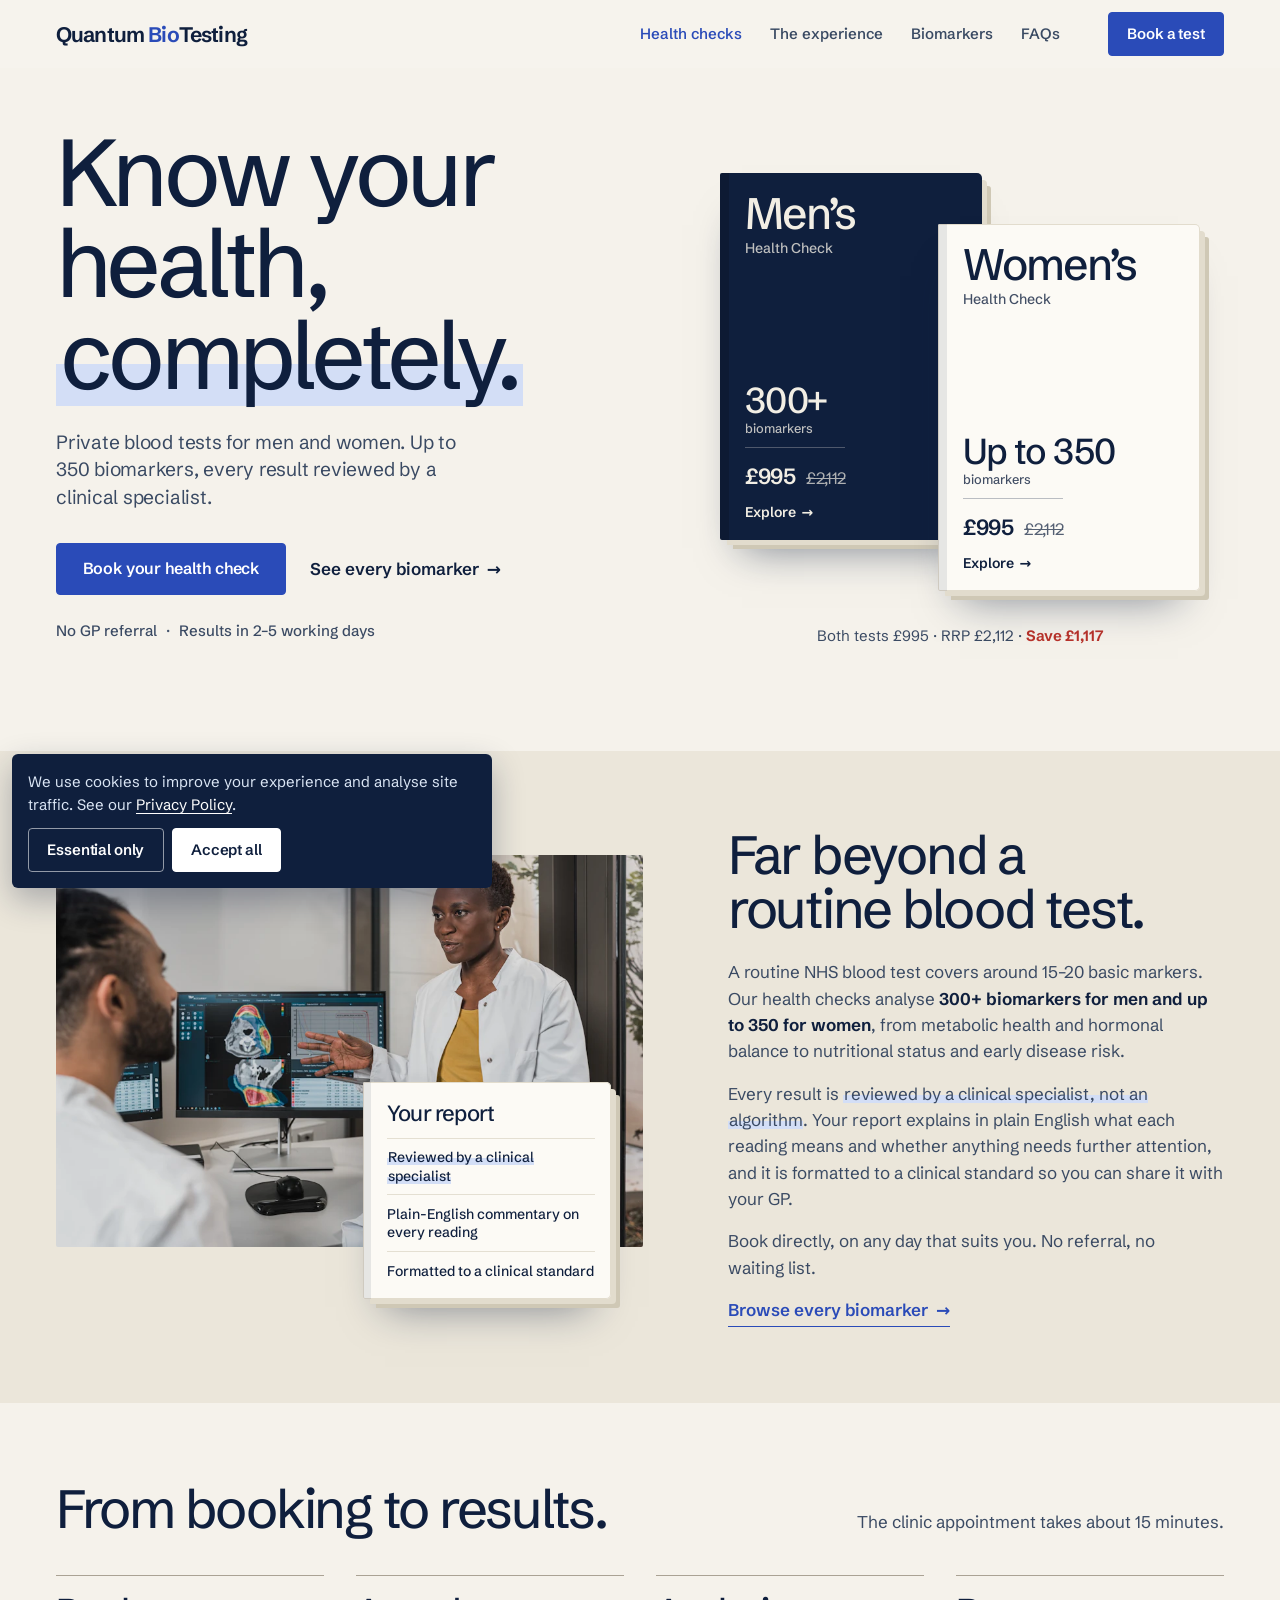
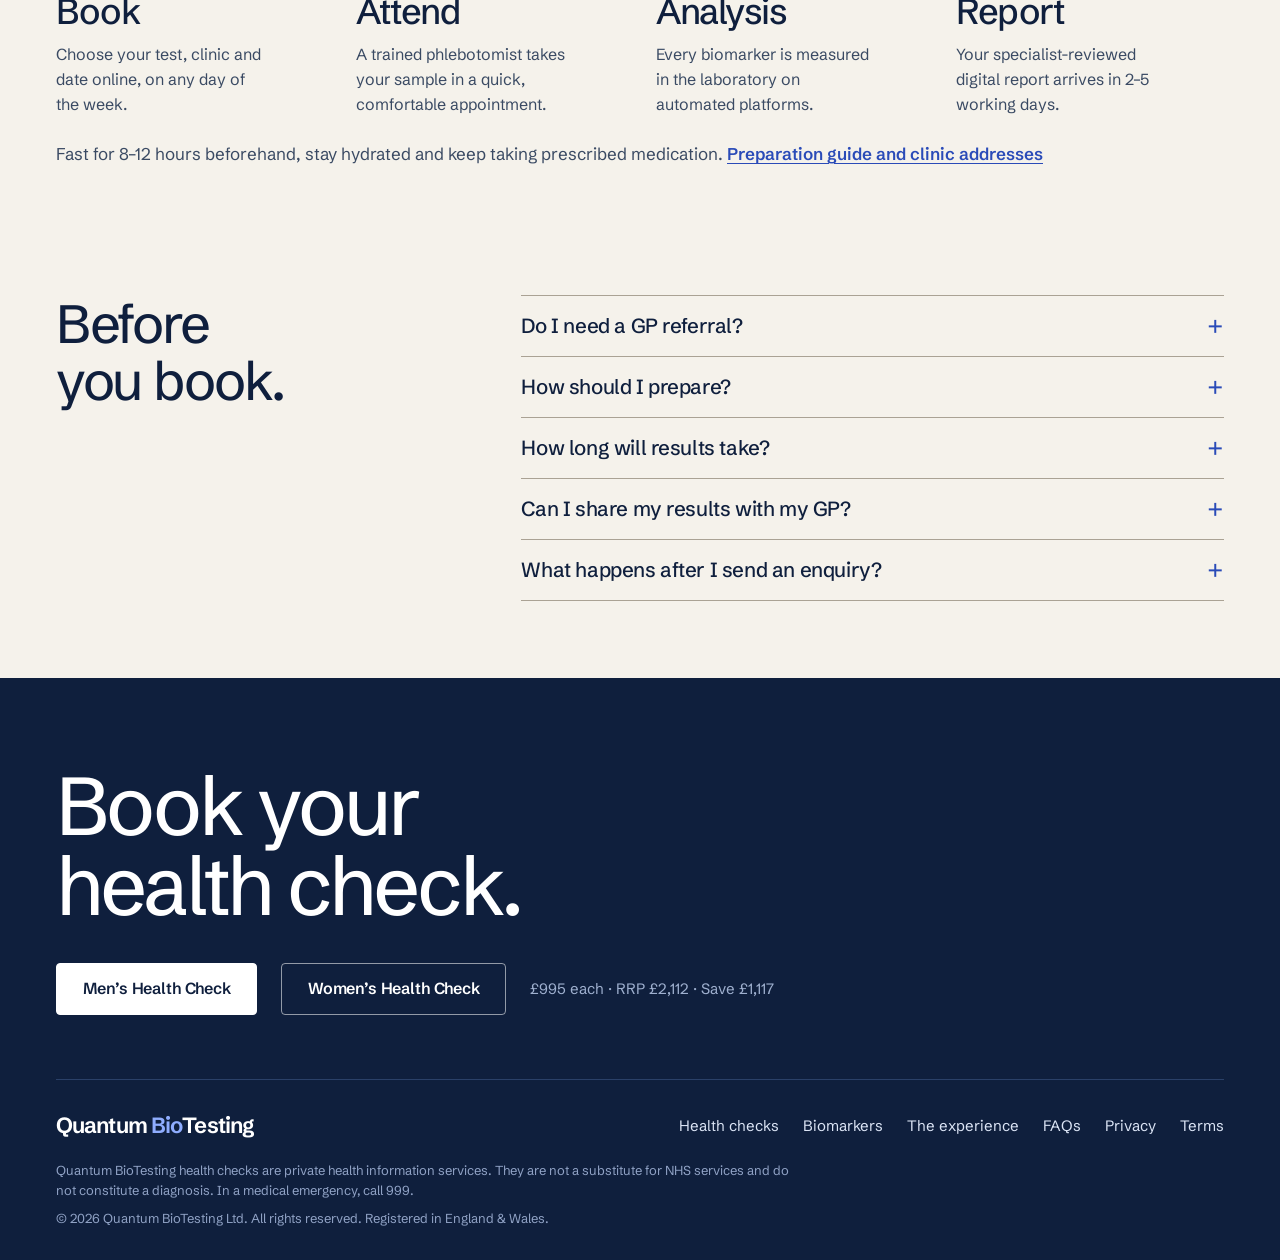
<file: index.html>
<!DOCTYPE html>
<html lang="en-GB">
<head>
<meta charset="utf-8">
<meta name="viewport" content="width=device-width, initial-scale=1">
<title>Private Blood Tests for Men &amp; Women | Quantum BioTesting</title>
<meta name="description" content="Private blood tests for men and women in the UK. Men’s Health Check (300+ biomarkers) and Women’s Health Check (up to 350), each £995. Clinically reviewed results. No GP referral required.">
<meta name="robots" content="index, follow, max-snippet:-1, max-image-preview:large">
<link rel="canonical" href="https://quantumbt.co.uk/">
<meta property="og:type" content="website">
<meta property="og:site_name" content="Quantum BioTesting">
<meta property="og:title" content="Private Blood Tests for Men &amp; Women | Quantum BioTesting">
<meta property="og:description" content="Private blood tests for men and women in the UK. Men’s Health Check (300+ biomarkers) and Women’s Health Check (up to 350), each £995. Clinically reviewed results. No GP referral required.">
<meta property="og:url" content="https://quantumbt.co.uk/">
<meta property="og:locale" content="en_GB">
<meta name="twitter:card" content="summary">
<meta name="theme-color" content="#0a1d3d">
<link rel="icon" href="data:,">
<link rel="preload" href="assets/fonts/schibsted-grotesk-latin-wght-normal.woff2" as="font" type="font/woff2" crossorigin>
<link rel="stylesheet" href="assets/css/site.css">
<script>document.documentElement.classList.add('js')</script>
<script type="application/ld+json">
{
  "@context": "https://schema.org",
  "@graph": [
    {
      "@type": "Organization",
      "@id": "https://quantumbt.co.uk/#org",
      "name": "Quantum BioTesting",
      "url": "https://quantumbt.co.uk/",
      "legalName": "Quantum BioTesting Ltd"
    },
    {
      "@type": "WebSite",
      "@id": "https://quantumbt.co.uk/#website",
      "url": "https://quantumbt.co.uk/",
      "name": "Quantum BioTesting",
      "inLanguage": "en-GB",
      "publisher": {
        "@id": "https://quantumbt.co.uk/#org"
      }
    },
    {
      "@type": "WebPage",
      "@id": "https://quantumbt.co.uk/#webpage",
      "url": "https://quantumbt.co.uk/",
      "name": "Private Blood Tests for Men & Women | Quantum BioTesting",
      "isPartOf": {
        "@id": "https://quantumbt.co.uk/#website"
      },
      "about": {
        "@id": "https://quantumbt.co.uk/#org"
      },
      "inLanguage": "en-GB"
    },
    {
      "@type": "Service",
      "@id": "https://quantumbt.co.uk/#mens-health-check",
      "name": "Men’s Health Check",
      "description": "Private blood test for men covering 300+ biomarkers across 11 clinical categories, with clinical specialist review and a digital report.",
      "serviceType": "Private blood testing",
      "provider": {
        "@id": "https://quantumbt.co.uk/#org"
      },
      "areaServed": {
        "@type": "Country",
        "name": "United Kingdom"
      },
      "offers": {
        "@type": "Offer",
        "price": "995.00",
        "priceCurrency": "GBP",
        "url": "https://quantumbt.co.uk/#health-checks"
      }
    },
    {
      "@type": "Service",
      "@id": "https://quantumbt.co.uk/#womens-health-check",
      "name": "Women’s Health Check",
      "description": "Private blood test for women covering up to 350 biomarkers across 27 health areas, with a private GP consultation and a 6-month repeat test included.",
      "serviceType": "Private blood testing",
      "provider": {
        "@id": "https://quantumbt.co.uk/#org"
      },
      "areaServed": {
        "@type": "Country",
        "name": "United Kingdom"
      },
      "offers": {
        "@type": "Offer",
        "price": "995.00",
        "priceCurrency": "GBP",
        "url": "https://quantumbt.co.uk/#health-checks"
      }
    }
  ]
}
</script>
</head><body>
<a class="skip-link" href="#main">Skip to content</a>
<header class="site-header">
  <div class="wrap site-header__row">
    <!-- Logo slot: typographic stand-in until the official logo file is supplied; replace the link content with an <img> of the logo. -->
    <a class="brand" href="#top" aria-label="Quantum BioTesting — home">Quantum&nbsp;<span>Bio</span>Testing</a>
    <nav class="nav" aria-label="Main" data-spy>
      <ul>
        <li><a href="#top">Health checks</a></li>
        <li><a href="#experience">The experience</a></li>
        <li><a href="testing.html">Biomarkers</a></li>
        <li><a href="#faq">FAQs</a></li>
      </ul>
    </nav>
    <div class="site-header__actions">
      <button class="btn btn--sm" type="button" data-book><span>Book<span class="hide-sm"> a test</span></span></button>
      <button class="menu-btn" id="menu-btn" type="button" aria-expanded="false" aria-controls="menu-panel" aria-label="Open menu"><span class="menu-btn__label">Menu</span><span class="menu-btn__bars" aria-hidden="true"></span></button>
    </div>
  </div>
</header>
<div class="menu-panel" id="menu-panel">
  <nav aria-label="Main">
    <a href="#top">Health checks</a>
    <a href="#experience">The experience</a>
    <a href="testing.html">Biomarkers</a>
    <a href="#faq">FAQs</a>
  </nav>
  <button class="btn btn--light btn--block" type="button" data-book>Book a test</button>
</div>

<main id="main">
  <section class="hero" id="top" aria-labelledby="hero-title">
    <div class="wrap hero__grid">
      <div class="hero__copy">
        <h1 id="hero-title">Know your health, <mark>completely.</mark></h1>
        <p class="hero__lead">Private blood tests for men and women. Up to 350 biomarkers, every result reviewed by a clinical specialist.</p>
        <div class="hero__actions">
          <button class="btn" type="button" data-book>Book your health check</button>
          <a class="link" href="testing.html">See every biomarker</a>
        </div>
        <p class="hero__foot"><span>No GP referral</span><span>Results in 2–5 working days</span></p>
      </div>
      <div class="stage" role="group" aria-label="Choose a health check">
        <button class="sheet sheet--mens" type="button" data-details="mens" aria-haspopup="dialog" aria-label="Men’s Health Check, 300 plus biomarkers, £995. Explore details">
          <span class="sheet__name">Men’s<small>Health Check</small></span>
          <span class="sheet__count">300+<small>biomarkers</small></span>
          <span class="sheet__price">£995 <s>£2,112</s></span>
          <span class="sheet__go">Explore</span>
        </button>
        <button class="sheet sheet--womens" type="button" data-details="womens" aria-haspopup="dialog" aria-label="Women’s Health Check, up to 350 biomarkers, £995. Explore details">
          <span class="sheet__name">Women’s<small>Health Check</small></span>
          <span class="sheet__count">Up to 350<small>biomarkers</small></span>
          <span class="sheet__price">£995 <s>£2,112</s></span>
          <span class="sheet__go">Explore</span>
        </button>
        <p class="stage__caption">Both tests £995 · RRP £2,112 · <b>Save £1,117</b></p>
      </div>
    </div>
  </section>

  <section class="why" id="why" aria-labelledby="why-title">
    <div class="wrap why__grid">
      <figure class="why__media">
        <div class="photo why__photo">
          <img src="assets/images/report-review.webp" width="900" height="600" loading="lazy" decoding="async" alt="A clinician explaining results to a colleague on a computer screen">
        </div>
        <div class="report" aria-hidden="true">
          <p class="report__title">Your report</p>
          <p><mark>Reviewed by a clinical specialist</mark></p>
          <p>Plain-English commentary on every reading</p>
          <p>Formatted to a clinical standard</p>
        </div>
      </figure>
      <div>
        <h2 id="why-title">Far beyond a routine blood test.</h2>
        <div class="why__text">
          <p>A routine NHS blood test covers around 15–20 basic markers. Our health checks analyse <strong>300+ biomarkers for men and up to 350 for women</strong>, from metabolic health and hormonal balance to nutritional status and early disease risk.</p>
          <p>Every result is <mark>reviewed by a clinical specialist, not an algorithm</mark>. Your report explains in plain English what each reading means and whether anything needs further attention, and it is formatted to a clinical standard so you can share it with your GP.</p>
          <p>Book directly, on any day that suits you. No referral, no waiting list.</p>
          <a class="link link--u" href="testing.html">Browse every biomarker</a>
        </div>
      </div>
    </div>
  </section>

  <section class="flow" id="experience" aria-labelledby="flow-title">
    <div class="wrap">
      <div class="flow__head">
        <h2 id="flow-title">From booking to results.</h2>
        <p>The clinic appointment takes about 15 minutes.</p>
      </div>
      <ol class="steps">
        <li class="step"><h3>Book</h3><p>Choose your test, clinic and date online, on any day of the week.</p></li>
        <li class="step"><h3>Attend</h3><p>A trained phlebotomist takes your sample in a quick, comfortable appointment.</p></li>
        <li class="step"><h3>Analysis</h3><p>Every biomarker is measured in the laboratory on automated platforms.</p></li>
        <li class="step"><h3>Report</h3><p>Your specialist-reviewed digital report arrives in 2–5 working days.</p></li>
      </ol>
      <p class="flow__more">Fast for 8–12 hours beforehand, stay hydrated and keep taking prescribed medication. <a href="testing.html#appointment">Preparation guide and clinic addresses</a></p>
    </div>
  </section>

  <section class="ask" id="faq" aria-labelledby="faq-title">
    <div class="wrap ask__grid">
      <h2 id="faq-title">Before you book.</h2>
      <div class="faq">
        <details name="faq"><summary>Do I need a GP referral?</summary><div class="faq__a"><p>No. You can book directly online without a GP referral. Choose your preferred clinic location and appointment date, and we will handle the rest.</p></div></details>
        <details name="faq"><summary>How should I prepare?</summary><div class="faq__a"><p>Fast for 8–12 hours beforehand (water is fine), stay well hydrated, continue prescription medication as normal and avoid strenuous exercise for 24 hours. Wear a short-sleeved or loose-fitting top. <a href="testing.html#appointment">Read the full guide</a>.</p></div></details>
        <details name="faq"><summary>How long will results take?</summary><div class="faq__a"><p>Standard results arrive in 2–5 working days from sample receipt at the laboratory (4 working days for the Women’s Health Check). An express service can return results in as little as 2 hours; please ask our team about availability when booking.</p></div></details>
        <details name="faq"><summary>Can I share my results with my GP?</summary><div class="faq__a"><p>Yes. Your digital report is formatted to a clinical standard and can be shared with your GP or any other healthcare provider.</p></div></details>
        <details name="faq"><summary>What happens after I send an enquiry?</summary><div class="faq__a"><p>Our team confirms your appointment details by email. An enquiry alone does not confirm a booking, and payment is due on confirmation. Clinics are available across the UK; available locations are shown as you book.</p></div></details>
      </div>
    </div>
  </section>

</main>

<footer class="site-footer">
  <div class="wrap">
    <div class="close">
      <h2>Book your health check.</h2>
      <div class="close__row">
        <button class="btn btn--light" type="button" data-book="mens">Men’s Health Check</button>
        <button class="btn btn--ghost-light" type="button" data-book="womens">Women’s Health Check</button>
        <p>£995 each · RRP £2,112 · Save £1,117</p>
      </div>
    </div>
    <div class="footer__row">
      <!-- Logo slot: typographic stand-in until the official logo file is supplied; replace the link content with an <img> of the logo. -->
    <a class="brand" href="index.html" aria-label="Quantum BioTesting — home">Quantum&nbsp;<span>Bio</span>Testing</a>
      <nav class="footer__nav" aria-label="Footer">
        <a href="index.html#top">Health checks</a>
        <a href="testing.html">Biomarkers</a>
        <a href="index.html#experience">The experience</a>
        <a href="index.html#faq">FAQs</a>
        <a href="privacy.html">Privacy</a>
        <a href="terms.html">Terms</a>
      </nav>
    </div>
    <div class="footer__fine">
      <p>Quantum BioTesting health checks are private health information services. They are not a substitute for NHS services and do not constitute a diagnosis. In a medical emergency, call 999.</p>
      <p>&copy; 2026 Quantum BioTesting Ltd. All rights reserved. Registered in England &amp; Wales.</p>
    </div>
  </div>
</footer>
<dialog class="dialog drawer" id="details-mens" aria-labelledby="dt-mens">
  <div class="dialog__head">
    <h2 id="dt-mens">Men’s Health Check</h2>
    <button class="dialog__close" type="button" data-close aria-label="Close details"><svg viewBox="0 0 20 20" fill="none" stroke="currentColor" stroke-width="1.8" stroke-linecap="round" aria-hidden="true"><path d="M4 4l12 12M16 4L4 16"/></svg></button>
  </div>
  <div class="dialog__body">
    <div class="detail">
      <p class="detail__meta"><span>300+ biomarkers</span><span>11 clinical categories</span><span>Results in 2–5 working days</span></p>
      <p>Comprehensive men’s health panel, built for fast clinical insight.</p>
      <p>A full-body health audit covering every major system, from cardiac and hormonal health to organ function, nutrition, immune markers and cancer screening indicators. Every result is reviewed by a clinical specialist, not an algorithm.</p>
      <h3>Included</h3>
      <ul><li>In-clinic blood draw by a trained phlebotomist</li><li>Detailed digital report with plain-English commentary</li><li>Optional follow-up telephone consultation</li><li>Express results option, from as little as 2 hours</li></ul>
      <a class="link link--u" href="testing.html#mens" style="justify-self:start">See all 11 categories</a>
      <p class="note" style="margin-top:0">From time to time there may be temporary changes to the test menu. Please contact us to confirm availability for specific tests.</p>
    </div>
  </div>
  <div class="dialog__foot">
    <p class="detail__price" style="flex-basis:100%"><b>£995</b><s>RRP £2,112</s><span>Save £1,117</span></p>
    <button class="btn" type="button" data-book="mens">Book Men’s Health Check</button>
  </div>
</dialog>
<dialog class="dialog drawer" id="details-womens" aria-labelledby="dt-womens">
  <div class="dialog__head">
    <h2 id="dt-womens">Women’s Health Check</h2>
    <button class="dialog__close" type="button" data-close aria-label="Close details"><svg viewBox="0 0 20 20" fill="none" stroke="currentColor" stroke-width="1.8" stroke-linecap="round" aria-hidden="true"><path d="M4 4l12 12M16 4L4 16"/></svg></button>
  </div>
  <div class="dialog__body">
    <div class="detail">
      <p class="detail__meta"><span>Up to 350 biomarkers</span><span>27 health areas</span><span>Results in 4 working days</span></p>
      <p>One of our most advanced health checks, designed specifically for women.</p>
      <p>From hormone balance and heart health to stress, nutrition, tumour markers and more, with full clinical specialist review before delivery.</p>
      <h3>Included</h3>
      <ul><li>Private remote GP consultation to help you understand your results and plan next steps</li><li>6-month repeat test to track your progress</li><li>Personalised health report with recommendations for your results and goals</li></ul>
      <a class="link link--u" href="testing.html#womens" style="justify-self:start">See the 27 health areas</a>
      <p class="note" style="margin-top:0">From time to time there may be temporary changes to the test menu. Please contact us to confirm availability for specific tests.</p>
    </div>
  </div>
  <div class="dialog__foot">
    <p class="detail__price" style="flex-basis:100%"><b>£995</b><s>RRP £2,112</s><span>Save £1,117</span></p>
    <button class="btn" type="button" data-book="womens">Book Women’s Health Check</button>
  </div>
</dialog>
<dialog class="dialog" id="booking" aria-labelledby="bk-title">
  <div class="dialog__head" data-chrome>
    <div>
      <h2 id="bk-title">Book your health check</h2>
      <ol class="dialog__steps" aria-label="Progress">
        <li data-n="1" aria-current="step">Appointment</li>
        <li data-n="2">Your details</li>
      </ol>
    </div>
    <button class="dialog__close" id="bk-close" type="button" aria-label="Close booking form"><svg viewBox="0 0 20 20" fill="none" stroke="currentColor" stroke-width="1.8" stroke-linecap="round" aria-hidden="true"><path d="M4 4l12 12M16 4L4 16"/></svg></button>
  </div>
  <form class="dialog__form" id="booking-form" novalidate>
    <div class="dialog__body">
      <div class="step-panel">
          <div class="field">
            <label for="bk-test">Health check</label>
            <select id="bk-test" name="healthCheck" required aria-describedby="bk-test-err">
              <option value="">Select a health check…</option>
              <option value="mens">Men’s Health Check — 300+ biomarkers</option>
              <option value="womens">Women’s Health Check — up to 350 biomarkers</option>
            </select>
            <p class="field__err" id="bk-test-err" role="alert"></p>
          </div>
          <div class="field">
            <label for="bk-clinic">Preferred clinic location</label>
            <select id="bk-clinic" name="clinic" required aria-describedby="bk-clinic-err">
              <option value="">Select a clinic location…</option>
              <optgroup label="London">
                <option value="london-central">London — Central (multiple sites)</option>
                <option value="london-city">London — City / East</option>
                <option value="london-south">London — South</option>
                <option value="london-hs">London — High Street clinic</option>
              </optgroup>
              <optgroup label="England">
                <option value="high-wycombe">High Wycombe</option>
                <option value="manchester">Manchester — City Centre</option>
                <option value="birmingham">Birmingham — City Centre</option>
                <option value="leeds">Leeds — City Centre</option>
                <option value="liverpool">Liverpool — City Centre</option>
                <option value="bristol">Bristol — City Centre</option>
                <option value="sheffield">Sheffield — City Centre</option>
                <option value="newcastle">Newcastle — City Centre</option>
              </optgroup>
              <optgroup label="Scotland">
                <option value="glasgow">Glasgow — City Centre</option>
                <option value="edinburgh">Edinburgh — City Centre</option>
              </optgroup>
              <optgroup label="Northern Ireland">
                <option value="belfast">Belfast — City Centre</option>
              </optgroup>
            </select>
            <p class="field__err" id="bk-clinic-err" role="alert"></p>
          </div>
          <div class="field">
            <label for="bk-date">Preferred appointment date</label>
            <input type="date" id="bk-date" name="preferredDate" required aria-describedby="bk-date-err">
            <p class="field__err" id="bk-date-err" role="alert"></p>
          </div>
        <div class="field">
          <label for="bk-notes">Additional notes <span class="opt">(optional)</span></label>
          <textarea id="bk-notes" name="notes" rows="3" placeholder="Accessibility requirements, preferred time, questions for the team…"></textarea>
        </div>
        <p class="callout"><strong>Preparation:</strong> please fast for 8–12 hours before your appointment and be well hydrated on the day.</p>
      </div>
      <div class="step-panel" hidden>
        <p class="summary" id="bk-summary" aria-live="polite"></p>
        <div class="field-row">
          <div class="field">
            <label for="bk-first">First name</label>
            <input type="text" id="bk-first" name="firstName" required autocomplete="given-name" aria-describedby="bk-first-err">
            <p class="field__err" id="bk-first-err" role="alert"></p>
          </div>
          <div class="field">
            <label for="bk-last">Last name</label>
            <input type="text" id="bk-last" name="lastName" required autocomplete="family-name" aria-describedby="bk-last-err">
            <p class="field__err" id="bk-last-err" role="alert"></p>
          </div>
        </div>
          <div class="field">
            <label for="bk-email">Email address</label>
            <input type="email" id="bk-email" name="email" required autocomplete="email" inputmode="email" aria-describedby="bk-email-hint bk-email-err">
            <p class="field__hint" id="bk-email-hint">We’ll use this to confirm your appointment and send your report.</p>
            <p class="field__err" id="bk-email-err" role="alert"></p>
          </div>
          <div class="field">
            <label for="bk-phone">Phone number</label>
            <input type="tel" id="bk-phone" name="phone" required autocomplete="tel" inputmode="tel" aria-describedby="bk-phone-err">
            <p class="field__err" id="bk-phone-err" role="alert"></p>
          </div>
        <div class="check">
          <input type="checkbox" id="bk-consent-contact" name="consentContact" required aria-describedby="bk-consent-contact-err">
          <label for="bk-consent-contact">I agree to be contacted by the Quantum BioTesting team about my booking and results.</label>
          <p class="field__err" id="bk-consent-contact-err" role="alert"></p>
        </div>
        <div class="check">
          <input type="checkbox" id="bk-consent-terms" name="consentTerms" required aria-describedby="bk-consent-terms-err">
          <label for="bk-consent-terms">I have read and agree to the <a href="terms.html" target="_blank" rel="noopener">Terms &amp; Conditions</a> and <a href="privacy.html" target="_blank" rel="noopener">Privacy Policy</a>.</label>
          <p class="field__err" id="bk-consent-terms-err" role="alert"></p>
        </div>
        <p class="form-error" id="bk-error" role="alert" tabindex="-1" hidden>Your enquiry could not be sent. Please check your connection and try again.</p>
      </div>
    </div>
    <div class="dialog__foot" data-chrome>
      <button class="btn btn--ghost" id="bk-back" type="button" hidden>Back</button>
      <button class="btn" id="bk-next" type="submit">Continue</button>
      <p class="dialog__privacy">Your details are handled as described in our <a href="privacy.html" target="_blank" rel="noopener">Privacy Policy</a>. An enquiry is not a confirmed booking.</p>
    </div>
  </form>
  <div class="dialog__result" id="bk-result" hidden>
    <span class="tick"><svg viewBox="0 0 24 24" fill="none" stroke="currentColor" stroke-width="2" stroke-linecap="round" stroke-linejoin="round" aria-hidden="true"><path d="M20 6L9 17l-5-5"/></svg></span>
    <h2 tabindex="-1">Enquiry received</h2>
    <p>Thank you. Our team will confirm your appointment details by email. Please check your inbox for next steps.</p>
    <button class="btn btn--ghost" id="bk-done" type="button">Close</button>
  </div>
</dialog>

<div class="cookie" id="cookie" role="region" aria-label="Cookie notice">
  <p>We use cookies to improve your experience and analyse site traffic. See our <a href="privacy.html#cookies">Privacy Policy</a>.</p>
  <div class="cookie__actions">
    <button class="btn btn--sm btn--ghost-light" type="button" data-cookie="ess">Essential only</button>
    <button class="btn btn--sm btn--light" type="button" data-cookie="all">Accept all</button>
  </div>
</div>
<script src="assets/js/site.js" defer></script>
</body>
</html>
</file>
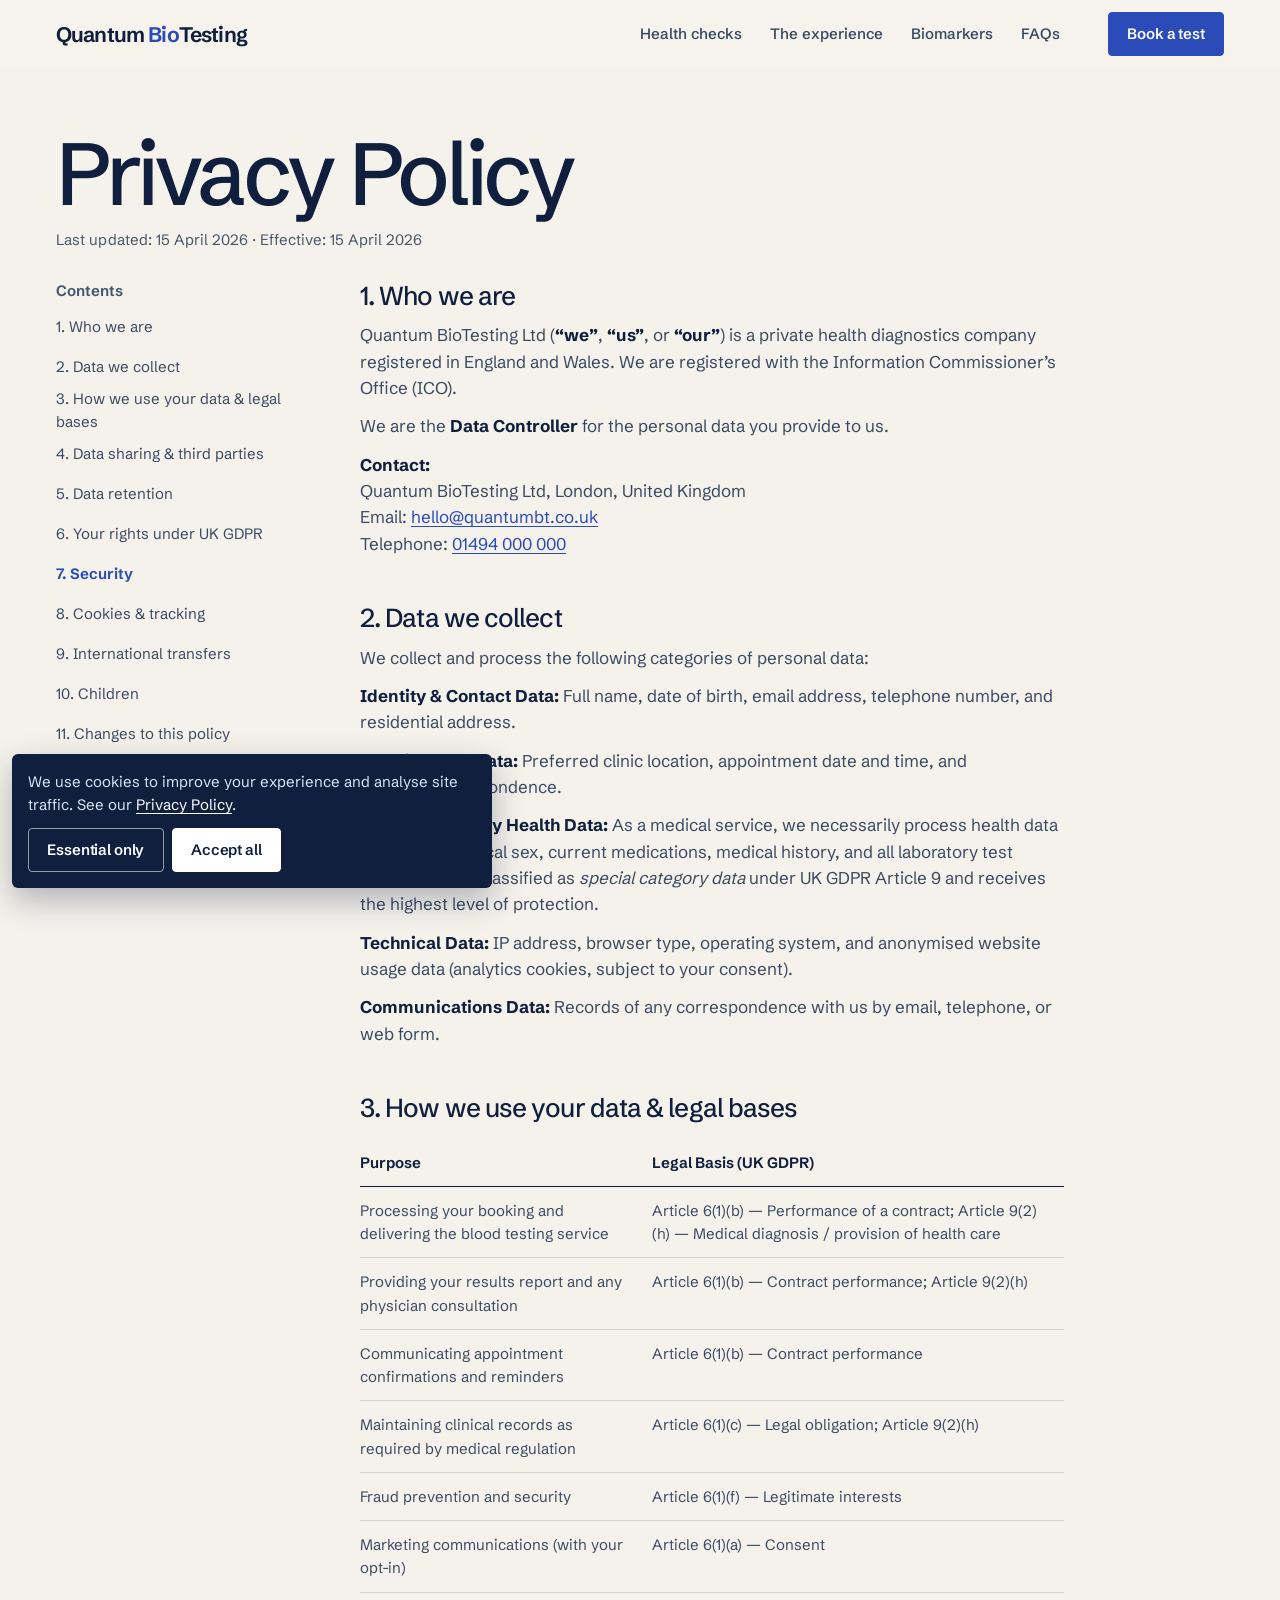
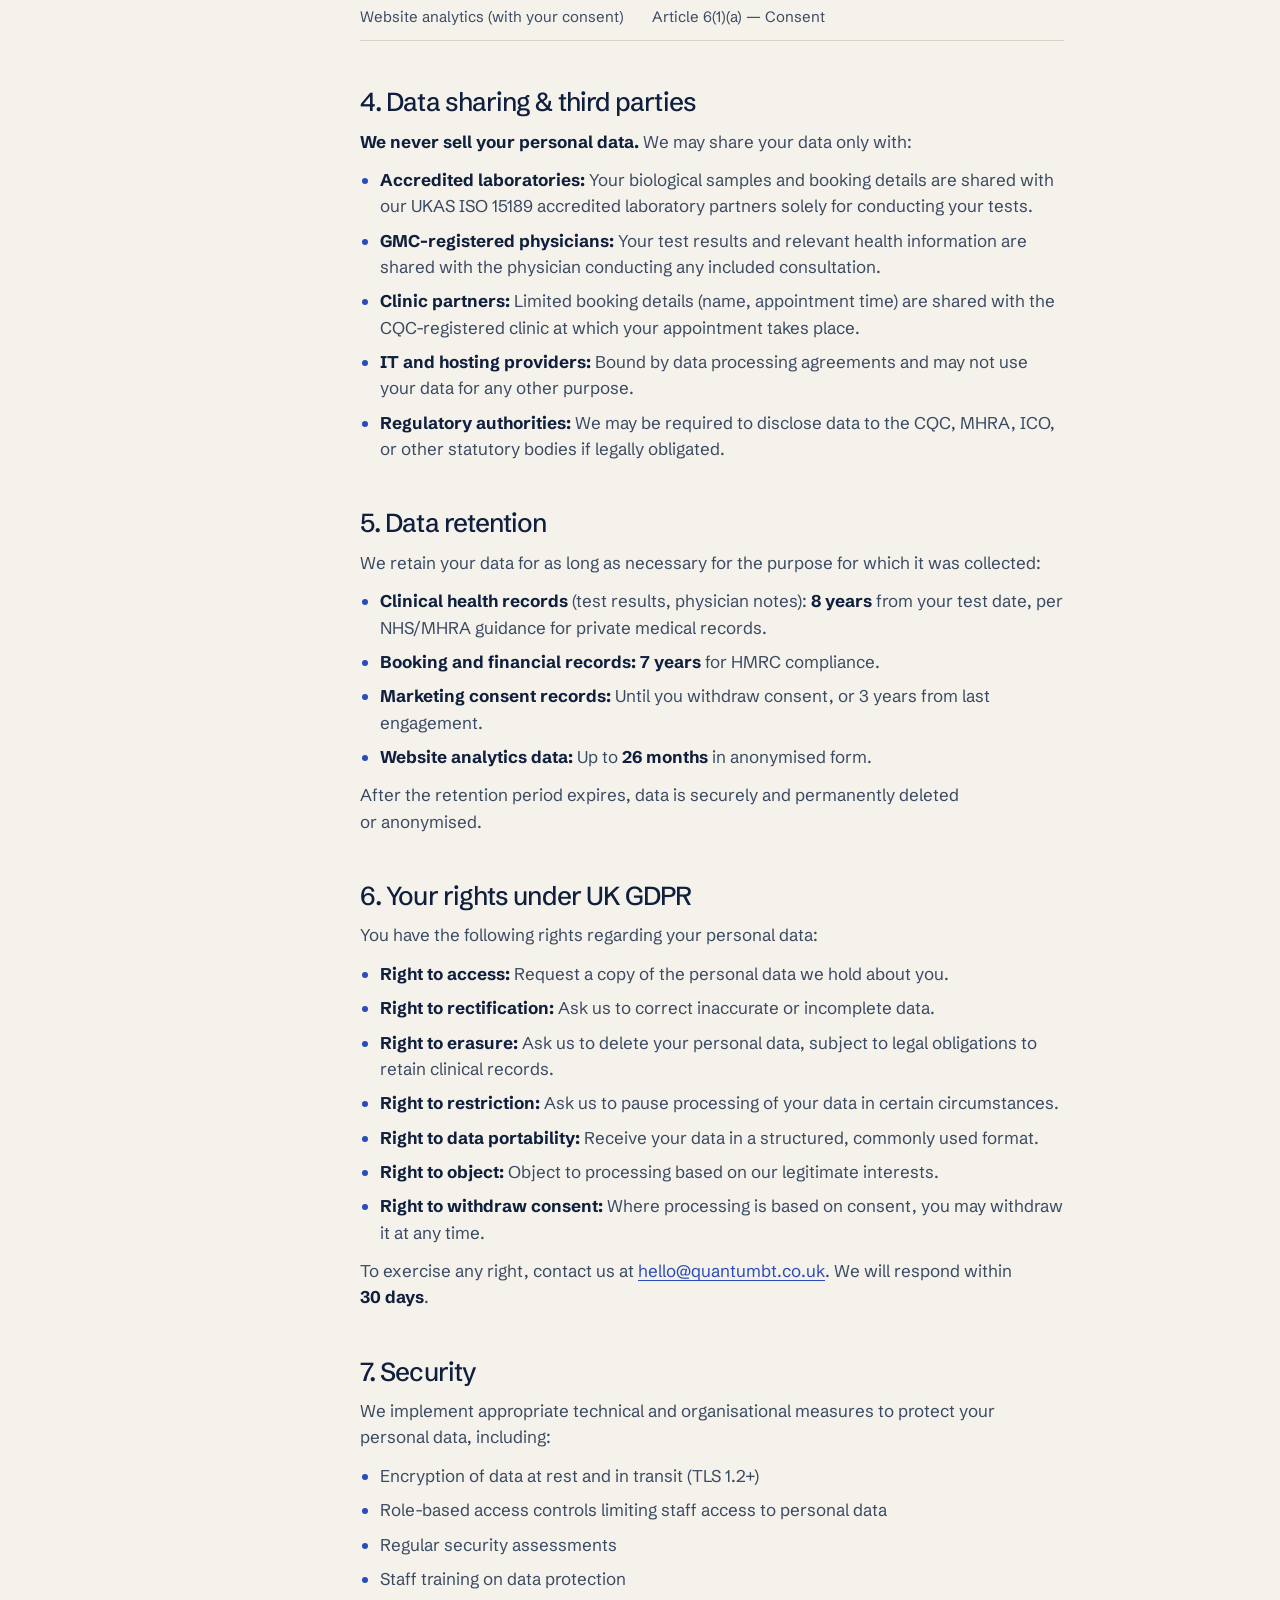
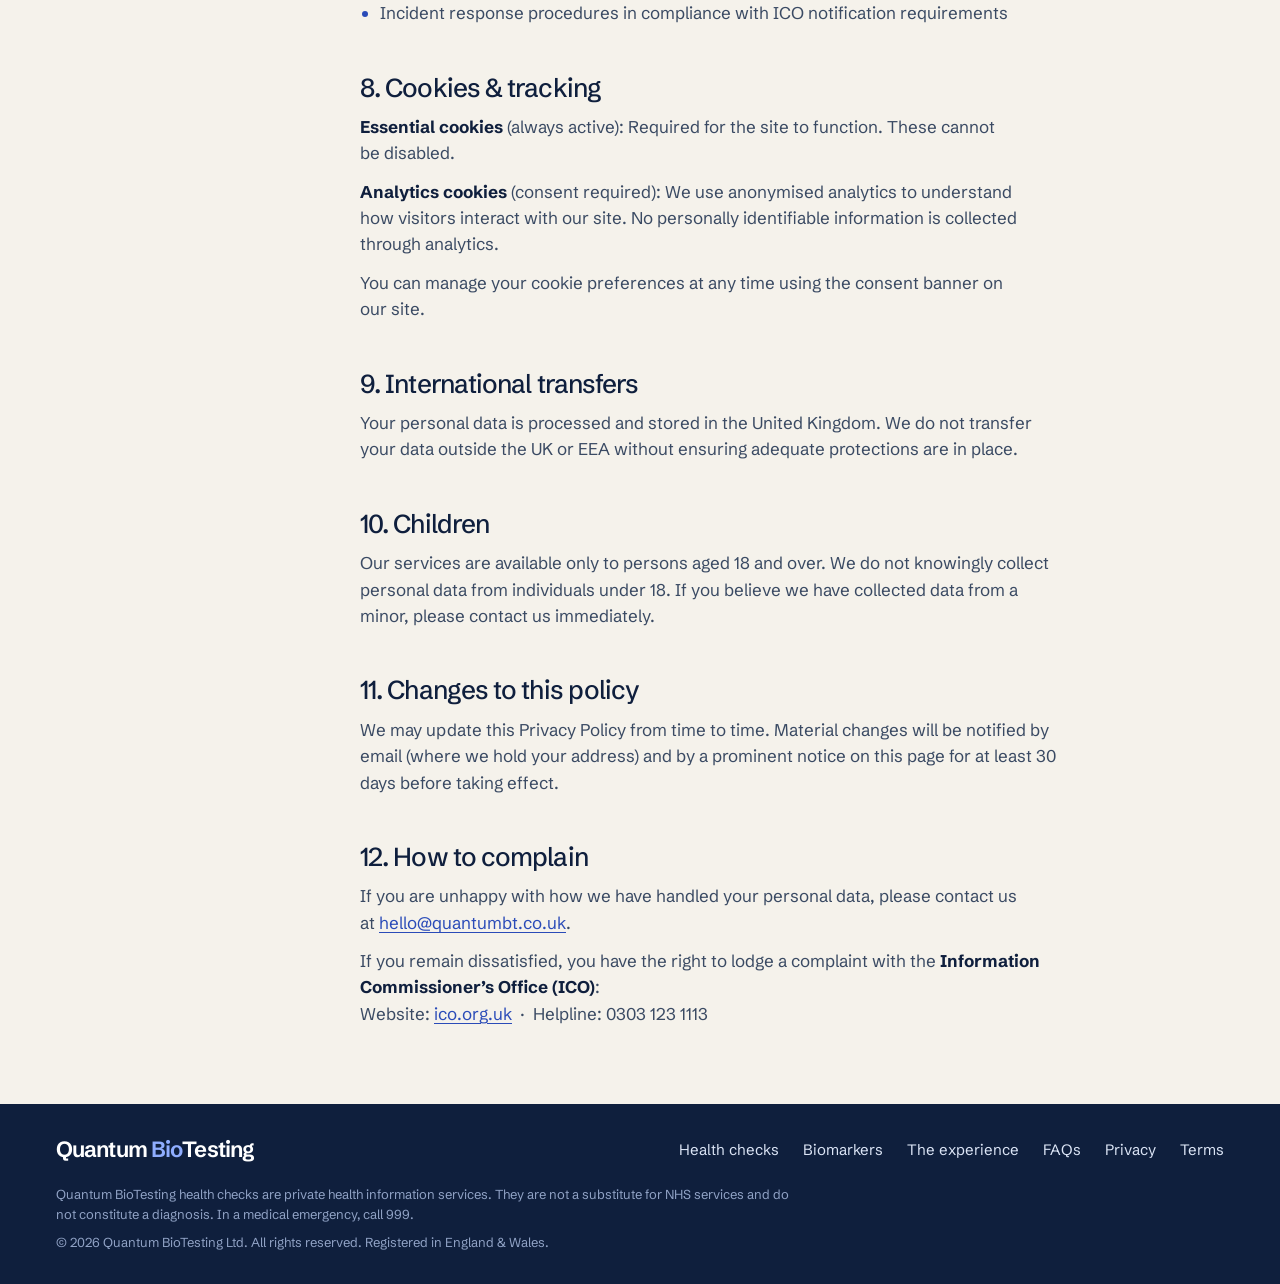
<file: privacy.html>
<!DOCTYPE html>
<html lang="en-GB">
<head>
<meta charset="utf-8">
<meta name="viewport" content="width=device-width, initial-scale=1">
<title>Privacy Policy | Quantum BioTesting</title>
<meta name="description" content="How Quantum BioTesting collects, processes and protects your personal data.">
<meta name="robots" content="noindex, follow">
<link rel="canonical" href="https://quantumbt.co.uk/privacy.html">
<meta property="og:type" content="website">
<meta property="og:site_name" content="Quantum BioTesting">
<meta property="og:title" content="Privacy Policy | Quantum BioTesting">
<meta property="og:description" content="How Quantum BioTesting collects, processes and protects your personal data.">
<meta property="og:url" content="https://quantumbt.co.uk/privacy.html">
<meta property="og:locale" content="en_GB">
<meta name="twitter:card" content="summary">
<meta name="theme-color" content="#0a1d3d">
<link rel="icon" href="data:,">
<link rel="preload" href="assets/fonts/schibsted-grotesk-latin-wght-normal.woff2" as="font" type="font/woff2" crossorigin>
<link rel="stylesheet" href="assets/css/site.css">
<script>document.documentElement.classList.add('js')</script>
<script type="application/ld+json">
{
  "@context": "https://schema.org",
  "@graph": [
    {
      "@type": "Organization",
      "@id": "https://quantumbt.co.uk/#org",
      "name": "Quantum BioTesting",
      "url": "https://quantumbt.co.uk/",
      "legalName": "Quantum BioTesting Ltd"
    },
    {
      "@type": "WebSite",
      "@id": "https://quantumbt.co.uk/#website",
      "url": "https://quantumbt.co.uk/",
      "name": "Quantum BioTesting",
      "inLanguage": "en-GB",
      "publisher": {
        "@id": "https://quantumbt.co.uk/#org"
      }
    },
    {
      "@type": "WebPage",
      "@id": "https://quantumbt.co.uk/privacy.html#webpage",
      "url": "https://quantumbt.co.uk/privacy.html",
      "name": "Privacy Policy | Quantum BioTesting",
      "isPartOf": {
        "@id": "https://quantumbt.co.uk/#website"
      },
      "inLanguage": "en-GB"
    }
  ]
}
</script>
</head><body>
<a class="skip-link" href="#main">Skip to content</a>
<header class="site-header">
  <div class="wrap site-header__row">
    <!-- Logo slot: typographic stand-in until the official logo file is supplied; replace the link content with an <img> of the logo. -->
    <a class="brand" href="index.html" aria-label="Quantum BioTesting — home">Quantum&nbsp;<span>Bio</span>Testing</a>
    <nav class="nav" aria-label="Main">
      <ul>
        <li><a href="index.html#top">Health checks</a></li>
        <li><a href="index.html#experience">The experience</a></li>
        <li><a href="testing.html">Biomarkers</a></li>
        <li><a href="index.html#faq">FAQs</a></li>
      </ul>
    </nav>
    <div class="site-header__actions">
      <button class="btn btn--sm" type="button" data-book><span>Book<span class="hide-sm"> a test</span></span></button>
      <button class="menu-btn" id="menu-btn" type="button" aria-expanded="false" aria-controls="menu-panel" aria-label="Open menu"><span class="menu-btn__label">Menu</span><span class="menu-btn__bars" aria-hidden="true"></span></button>
    </div>
  </div>
</header>
<div class="menu-panel" id="menu-panel">
  <nav aria-label="Main">
    <a href="index.html#top">Health checks</a>
    <a href="index.html#experience">The experience</a>
    <a href="testing.html">Biomarkers</a>
    <a href="index.html#faq">FAQs</a>
  </nav>
  <button class="btn btn--light btn--block" type="button" data-book>Book a test</button>
</div>

<main id="main">
  <div class="wrap legal">
    <div class="legal__head">
      <h1>Privacy Policy</h1>
      <p>Last updated: 15 April 2026 &middot; Effective: 15 April 2026</p>
    </div>
    <nav class="toc" aria-label="Contents" data-spy>
      <h2>Contents</h2>
      <ol>
        <li><a href="#s1">1. Who we are</a></li>
        <li><a href="#s2">2. Data we collect</a></li>
        <li><a href="#s3">3. How we use your data &amp; legal bases</a></li>
        <li><a href="#s4">4. Data sharing &amp; third parties</a></li>
        <li><a href="#s5">5. Data retention</a></li>
        <li><a href="#s6">6. Your rights under UK GDPR</a></li>
        <li><a href="#s7">7. Security</a></li>
        <li><a href="#cookies">8. Cookies &amp; tracking</a></li>
        <li><a href="#s9">9. International transfers</a></li>
        <li><a href="#s10">10. Children</a></li>
        <li><a href="#s11">11. Changes to this policy</a></li>
        <li><a href="#s12">12. How to complain</a></li>
      </ol>
    </nav>
    <div class="legal__body">
      <h2 id="s1">1. Who we are</h2>
      <p>Quantum BioTesting Ltd (<strong>&ldquo;we&rdquo;</strong>, <strong>&ldquo;us&rdquo;</strong>, or <strong>&ldquo;our&rdquo;</strong>) is a private health diagnostics company registered in England and Wales. We are registered with the Information Commissioner&rsquo;s Office (ICO).</p>
        <p>We are the <strong>Data Controller</strong> for the personal data you provide to us.</p>
        <p><strong>Contact:</strong><br>
        Quantum BioTesting Ltd, London, United Kingdom<br>
        Email: <a href="mailto:hello@quantumbt.co.uk">hello@quantumbt.co.uk</a><br>
        Telephone: <a href="tel:01494000000">01494 000 000</a></p>
      <h2 id="s2">2. Data we collect</h2>
      <p>We collect and process the following categories of personal data:</p>
        <p><strong>Identity &amp; Contact Data:</strong> Full name, date of birth, email address, telephone number, and residential address.</p>
        <p><strong>Appointment Data:</strong> Preferred clinic location, appointment date and time, and booking correspondence.</p>
        <p><strong>Special Category Health Data:</strong> As a medical service, we necessarily process health data including biological sex, current medications, medical history, and all laboratory test results. This is classified as <em>special category data</em> under UK GDPR Article 9 and receives the highest level of protection.</p>
        <p><strong>Technical Data:</strong> IP address, browser type, operating system, and anonymised website usage data (analytics cookies, subject to your consent).</p>
        <p><strong>Communications Data:</strong> Records of any correspondence with us by email, telephone, or web form.</p>
      <h2 id="s3">3. How we use your data &amp; legal bases</h2>
      <div class="table-wrap"><table>
          <thead>
            <tr>
              <th>Purpose</th>
              <th>Legal Basis (UK GDPR)</th>
            </tr>
          </thead>
          <tbody>
            <tr>
              <td>Processing your booking and delivering the blood testing service</td>
              <td>Article 6(1)(b) — Performance of a contract; Article 9(2)(h) — Medical diagnosis / provision of health care</td>
            </tr>
            <tr>
              <td>Providing your results report and any physician consultation</td>
              <td>Article 6(1)(b) — Contract performance; Article 9(2)(h)</td>
            </tr>
            <tr>
              <td>Communicating appointment confirmations and reminders</td>
              <td>Article 6(1)(b) — Contract performance</td>
            </tr>
            <tr>
              <td>Maintaining clinical records as required by medical regulation</td>
              <td>Article 6(1)(c) — Legal obligation; Article 9(2)(h)</td>
            </tr>
            <tr>
              <td>Fraud prevention and security</td>
              <td>Article 6(1)(f) — Legitimate interests</td>
            </tr>
            <tr>
              <td>Marketing communications (with your opt-in)</td>
              <td>Article 6(1)(a) — Consent</td>
            </tr>
            <tr>
              <td>Website analytics (with your consent)</td>
              <td>Article 6(1)(a) — Consent</td>
            </tr>
          </tbody>
        </table></div>
      <h2 id="s4">4. Data sharing &amp; third parties</h2>
      <p><strong>We never sell your personal data.</strong> We may share your data only with:</p>
        <ul>
          <li><strong>Accredited laboratories:</strong> Your biological samples and booking details are shared with our UKAS ISO 15189 accredited laboratory partners solely for conducting your tests.</li>
          <li><strong>GMC-registered physicians:</strong> Your test results and relevant health information are shared with the physician conducting any included consultation.</li>
          <li><strong>Clinic partners:</strong> Limited booking details (name, appointment time) are shared with the CQC-registered clinic at which your appointment takes place.</li>
          <li><strong>IT and hosting providers:</strong> Bound by data processing agreements and may not use your data for any other purpose.</li>
          <li><strong>Regulatory authorities:</strong> We may be required to disclose data to the CQC, MHRA, ICO, or other statutory bodies if legally obligated.</li>
        </ul>
      <h2 id="s5">5. Data retention</h2>
      <p>We retain your data for as long as necessary for the purpose for which it was collected:</p>
        <ul>
          <li><strong>Clinical health records</strong> (test results, physician notes): <strong>8 years</strong> from your test date, per NHS/MHRA guidance for private medical records.</li>
          <li><strong>Booking and financial records:</strong> <strong>7 years</strong> for HMRC compliance.</li>
          <li><strong>Marketing consent records:</strong> Until you withdraw consent, or 3 years from last engagement.</li>
          <li><strong>Website analytics data:</strong> Up to <strong>26 months</strong> in anonymised form.</li>
        </ul>
        <p>After the retention period expires, data is securely and permanently deleted or anonymised.</p>
      <h2 id="s6">6. Your rights under UK GDPR</h2>
      <p>You have the following rights regarding your personal data:</p>
        <ul>
          <li><strong>Right to access:</strong> Request a copy of the personal data we hold about you.</li>
          <li><strong>Right to rectification:</strong> Ask us to correct inaccurate or incomplete data.</li>
          <li><strong>Right to erasure:</strong> Ask us to delete your personal data, subject to legal obligations to retain clinical records.</li>
          <li><strong>Right to restriction:</strong> Ask us to pause processing of your data in certain circumstances.</li>
          <li><strong>Right to data portability:</strong> Receive your data in a structured, commonly used format.</li>
          <li><strong>Right to object:</strong> Object to processing based on our legitimate interests.</li>
          <li><strong>Right to withdraw consent:</strong> Where processing is based on consent, you may withdraw it at any time.</li>
        </ul>
        <p>To exercise any right, contact us at <a href="mailto:hello@quantumbt.co.uk">hello@quantumbt.co.uk</a>. We will respond within <strong>30 days</strong>.</p>
      <h2 id="s7">7. Security</h2>
      <p>We implement appropriate technical and organisational measures to protect your personal data, including:</p>
        <ul>
          <li>Encryption of data at rest and in transit (TLS 1.2+)</li>
          <li>Role-based access controls limiting staff access to personal data</li>
          <li>Regular security assessments</li>
          <li>Staff training on data protection</li>
          <li>Incident response procedures in compliance with ICO notification requirements</li>
        </ul>
      <h2 id="cookies">8. Cookies &amp; tracking</h2>
      <p><strong>Essential cookies</strong> (always active): Required for the site to function. These cannot be disabled.</p>
        <p><strong>Analytics cookies</strong> (consent required): We use anonymised analytics to understand how visitors interact with our site. No personally identifiable information is collected through analytics.</p>
        <p>You can manage your cookie preferences at any time using the consent banner on our site.</p>
      <h2 id="s9">9. International transfers</h2>
      <p>Your personal data is processed and stored in the United Kingdom. We do not transfer your data outside the UK or EEA without ensuring adequate protections are in place.</p>
      <h2 id="s10">10. Children</h2>
      <p>Our services are available only to persons aged 18 and over. We do not knowingly collect personal data from individuals under 18. If you believe we have collected data from a minor, please contact us immediately.</p>
      <h2 id="s11">11. Changes to this policy</h2>
      <p>We may update this Privacy Policy from time to time. Material changes will be notified by email (where we hold your address) and by a prominent notice on this page for at least 30 days before taking effect.</p>
      <h2 id="s12">12. How to complain</h2>
      <p>If you are unhappy with how we have handled your personal data, please contact us at <a href="mailto:hello@quantumbt.co.uk">hello@quantumbt.co.uk</a>.</p>
        <p>If you remain dissatisfied, you have the right to lodge a complaint with the <strong>Information Commissioner&rsquo;s Office (ICO)</strong>:<br>
        Website: <a href="https://ico.org.uk" target="_blank" rel="noopener noreferrer">ico.org.uk</a> &nbsp;&middot;&nbsp; Helpline: 0303 123 1113</p>
    </div>
  </div>
</main>

<footer class="site-footer">
  <div class="wrap">
    <div class="footer__row" style="border-top:0">
      <!-- Logo slot: typographic stand-in until the official logo file is supplied; replace the link content with an <img> of the logo. -->
    <a class="brand" href="index.html" aria-label="Quantum BioTesting — home">Quantum&nbsp;<span>Bio</span>Testing</a>
      <nav class="footer__nav" aria-label="Footer">
        <a href="index.html#top">Health checks</a>
        <a href="testing.html">Biomarkers</a>
        <a href="index.html#experience">The experience</a>
        <a href="index.html#faq">FAQs</a>
        <a href="privacy.html">Privacy</a>
        <a href="terms.html">Terms</a>
      </nav>
    </div>
    <div class="footer__fine">
      <p>Quantum BioTesting health checks are private health information services. They are not a substitute for NHS services and do not constitute a diagnosis. In a medical emergency, call 999.</p>
      <p>&copy; 2026 Quantum BioTesting Ltd. All rights reserved. Registered in England &amp; Wales.</p>
    </div>
  </div>
</footer>
<dialog class="dialog" id="booking" aria-labelledby="bk-title">
  <div class="dialog__head" data-chrome>
    <div>
      <h2 id="bk-title">Book your health check</h2>
      <ol class="dialog__steps" aria-label="Progress">
        <li data-n="1" aria-current="step">Appointment</li>
        <li data-n="2">Your details</li>
      </ol>
    </div>
    <button class="dialog__close" id="bk-close" type="button" aria-label="Close booking form"><svg viewBox="0 0 20 20" fill="none" stroke="currentColor" stroke-width="1.8" stroke-linecap="round" aria-hidden="true"><path d="M4 4l12 12M16 4L4 16"/></svg></button>
  </div>
  <form class="dialog__form" id="booking-form" novalidate>
    <div class="dialog__body">
      <div class="step-panel">
          <div class="field">
            <label for="bk-test">Health check</label>
            <select id="bk-test" name="healthCheck" required aria-describedby="bk-test-err">
              <option value="">Select a health check…</option>
              <option value="mens">Men’s Health Check — 300+ biomarkers</option>
              <option value="womens">Women’s Health Check — up to 350 biomarkers</option>
            </select>
            <p class="field__err" id="bk-test-err" role="alert"></p>
          </div>
          <div class="field">
            <label for="bk-clinic">Preferred clinic location</label>
            <select id="bk-clinic" name="clinic" required aria-describedby="bk-clinic-err">
              <option value="">Select a clinic location…</option>
              <optgroup label="London">
                <option value="london-central">London — Central (multiple sites)</option>
                <option value="london-city">London — City / East</option>
                <option value="london-south">London — South</option>
                <option value="london-hs">London — High Street clinic</option>
              </optgroup>
              <optgroup label="England">
                <option value="high-wycombe">High Wycombe</option>
                <option value="manchester">Manchester — City Centre</option>
                <option value="birmingham">Birmingham — City Centre</option>
                <option value="leeds">Leeds — City Centre</option>
                <option value="liverpool">Liverpool — City Centre</option>
                <option value="bristol">Bristol — City Centre</option>
                <option value="sheffield">Sheffield — City Centre</option>
                <option value="newcastle">Newcastle — City Centre</option>
              </optgroup>
              <optgroup label="Scotland">
                <option value="glasgow">Glasgow — City Centre</option>
                <option value="edinburgh">Edinburgh — City Centre</option>
              </optgroup>
              <optgroup label="Northern Ireland">
                <option value="belfast">Belfast — City Centre</option>
              </optgroup>
            </select>
            <p class="field__err" id="bk-clinic-err" role="alert"></p>
          </div>
          <div class="field">
            <label for="bk-date">Preferred appointment date</label>
            <input type="date" id="bk-date" name="preferredDate" required aria-describedby="bk-date-err">
            <p class="field__err" id="bk-date-err" role="alert"></p>
          </div>
        <div class="field">
          <label for="bk-notes">Additional notes <span class="opt">(optional)</span></label>
          <textarea id="bk-notes" name="notes" rows="3" placeholder="Accessibility requirements, preferred time, questions for the team…"></textarea>
        </div>
        <p class="callout"><strong>Preparation:</strong> please fast for 8–12 hours before your appointment and be well hydrated on the day.</p>
      </div>
      <div class="step-panel" hidden>
        <p class="summary" id="bk-summary" aria-live="polite"></p>
        <div class="field-row">
          <div class="field">
            <label for="bk-first">First name</label>
            <input type="text" id="bk-first" name="firstName" required autocomplete="given-name" aria-describedby="bk-first-err">
            <p class="field__err" id="bk-first-err" role="alert"></p>
          </div>
          <div class="field">
            <label for="bk-last">Last name</label>
            <input type="text" id="bk-last" name="lastName" required autocomplete="family-name" aria-describedby="bk-last-err">
            <p class="field__err" id="bk-last-err" role="alert"></p>
          </div>
        </div>
          <div class="field">
            <label for="bk-email">Email address</label>
            <input type="email" id="bk-email" name="email" required autocomplete="email" inputmode="email" aria-describedby="bk-email-hint bk-email-err">
            <p class="field__hint" id="bk-email-hint">We’ll use this to confirm your appointment and send your report.</p>
            <p class="field__err" id="bk-email-err" role="alert"></p>
          </div>
          <div class="field">
            <label for="bk-phone">Phone number</label>
            <input type="tel" id="bk-phone" name="phone" required autocomplete="tel" inputmode="tel" aria-describedby="bk-phone-err">
            <p class="field__err" id="bk-phone-err" role="alert"></p>
          </div>
        <div class="check">
          <input type="checkbox" id="bk-consent-contact" name="consentContact" required aria-describedby="bk-consent-contact-err">
          <label for="bk-consent-contact">I agree to be contacted by the Quantum BioTesting team about my booking and results.</label>
          <p class="field__err" id="bk-consent-contact-err" role="alert"></p>
        </div>
        <div class="check">
          <input type="checkbox" id="bk-consent-terms" name="consentTerms" required aria-describedby="bk-consent-terms-err">
          <label for="bk-consent-terms">I have read and agree to the <a href="terms.html" target="_blank" rel="noopener">Terms &amp; Conditions</a> and <a href="privacy.html" target="_blank" rel="noopener">Privacy Policy</a>.</label>
          <p class="field__err" id="bk-consent-terms-err" role="alert"></p>
        </div>
        <p class="form-error" id="bk-error" role="alert" tabindex="-1" hidden>Your enquiry could not be sent. Please check your connection and try again.</p>
      </div>
    </div>
    <div class="dialog__foot" data-chrome>
      <button class="btn btn--ghost" id="bk-back" type="button" hidden>Back</button>
      <button class="btn" id="bk-next" type="submit">Continue</button>
      <p class="dialog__privacy">Your details are handled as described in our <a href="privacy.html" target="_blank" rel="noopener">Privacy Policy</a>. An enquiry is not a confirmed booking.</p>
    </div>
  </form>
  <div class="dialog__result" id="bk-result" hidden>
    <span class="tick"><svg viewBox="0 0 24 24" fill="none" stroke="currentColor" stroke-width="2" stroke-linecap="round" stroke-linejoin="round" aria-hidden="true"><path d="M20 6L9 17l-5-5"/></svg></span>
    <h2 tabindex="-1">Enquiry received</h2>
    <p>Thank you. Our team will confirm your appointment details by email. Please check your inbox for next steps.</p>
    <button class="btn btn--ghost" id="bk-done" type="button">Close</button>
  </div>
</dialog>

<div class="cookie" id="cookie" role="region" aria-label="Cookie notice">
  <p>We use cookies to improve your experience and analyse site traffic. See our <a href="privacy.html#cookies">Privacy Policy</a>.</p>
  <div class="cookie__actions">
    <button class="btn btn--sm btn--ghost-light" type="button" data-cookie="ess">Essential only</button>
    <button class="btn btn--sm btn--light" type="button" data-cookie="all">Accept all</button>
  </div>
</div>
<script src="assets/js/site.js" defer></script>
</body>
</html>
</file>
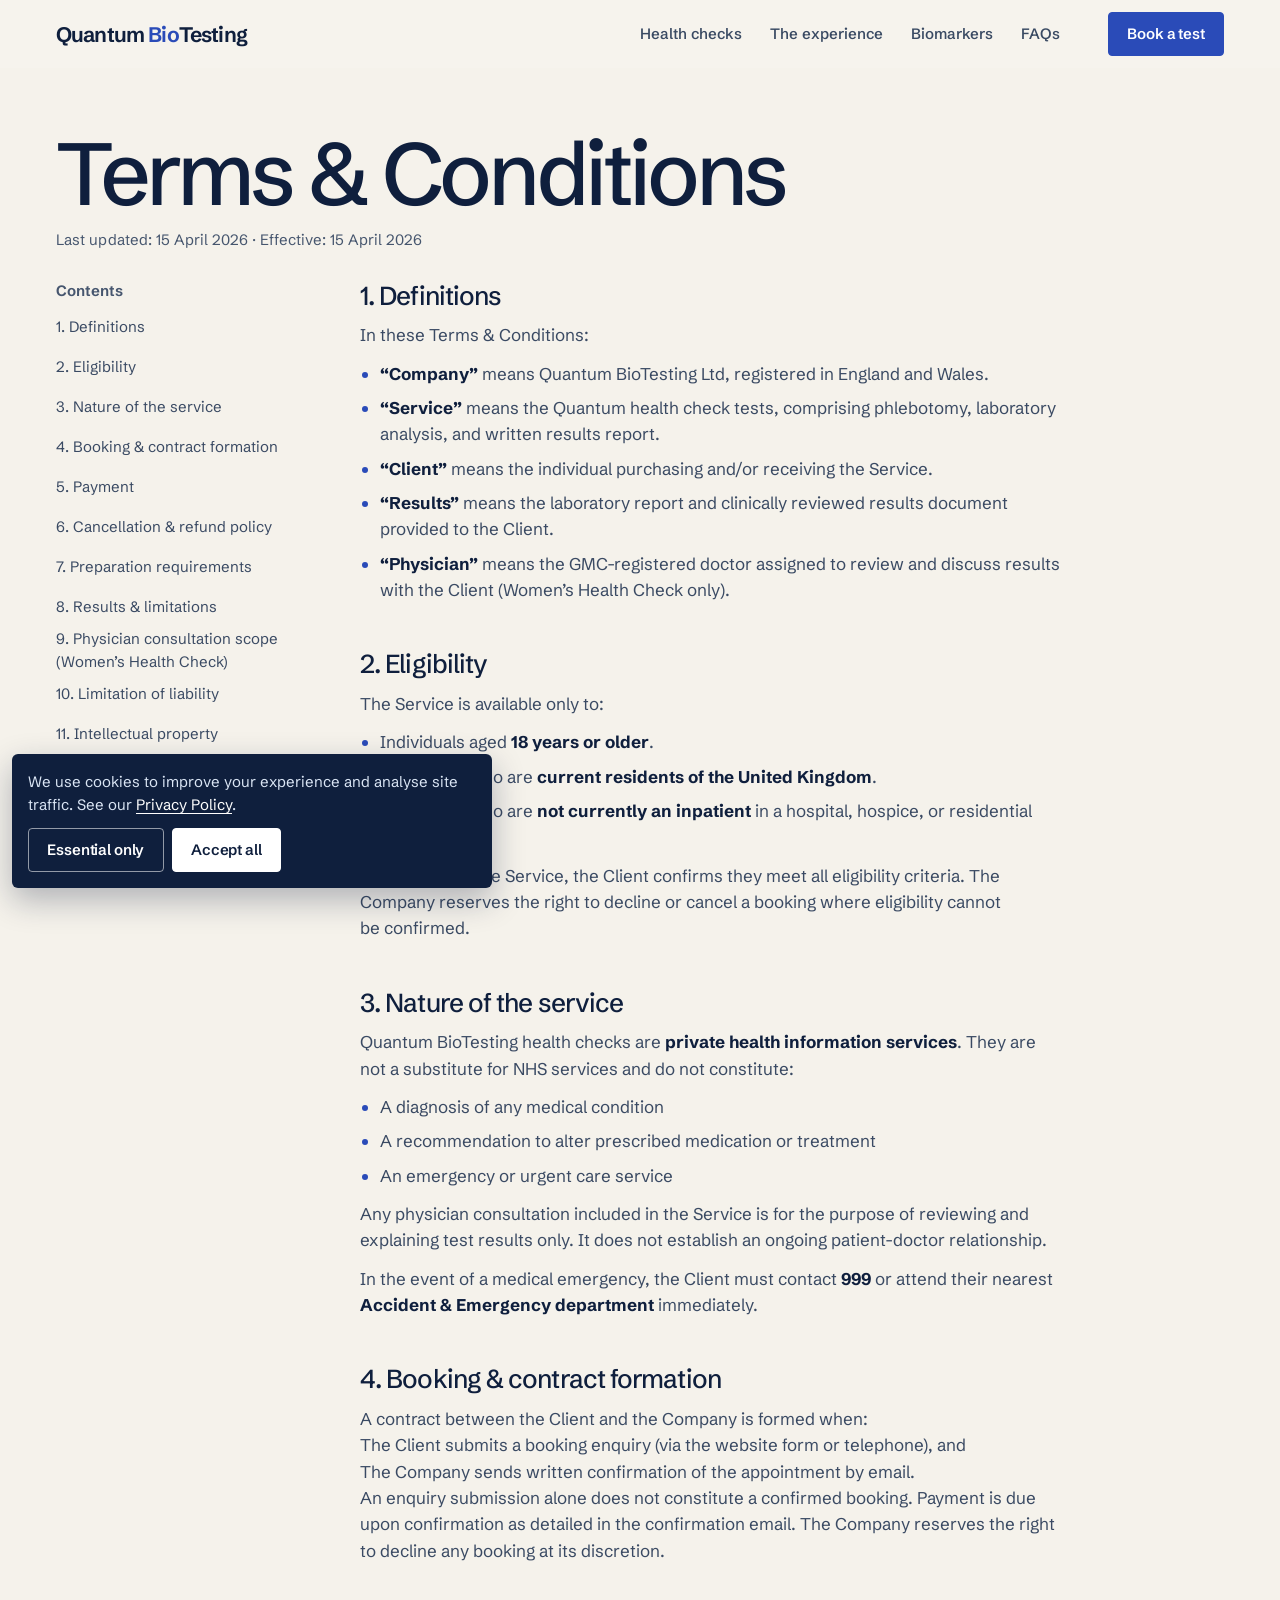
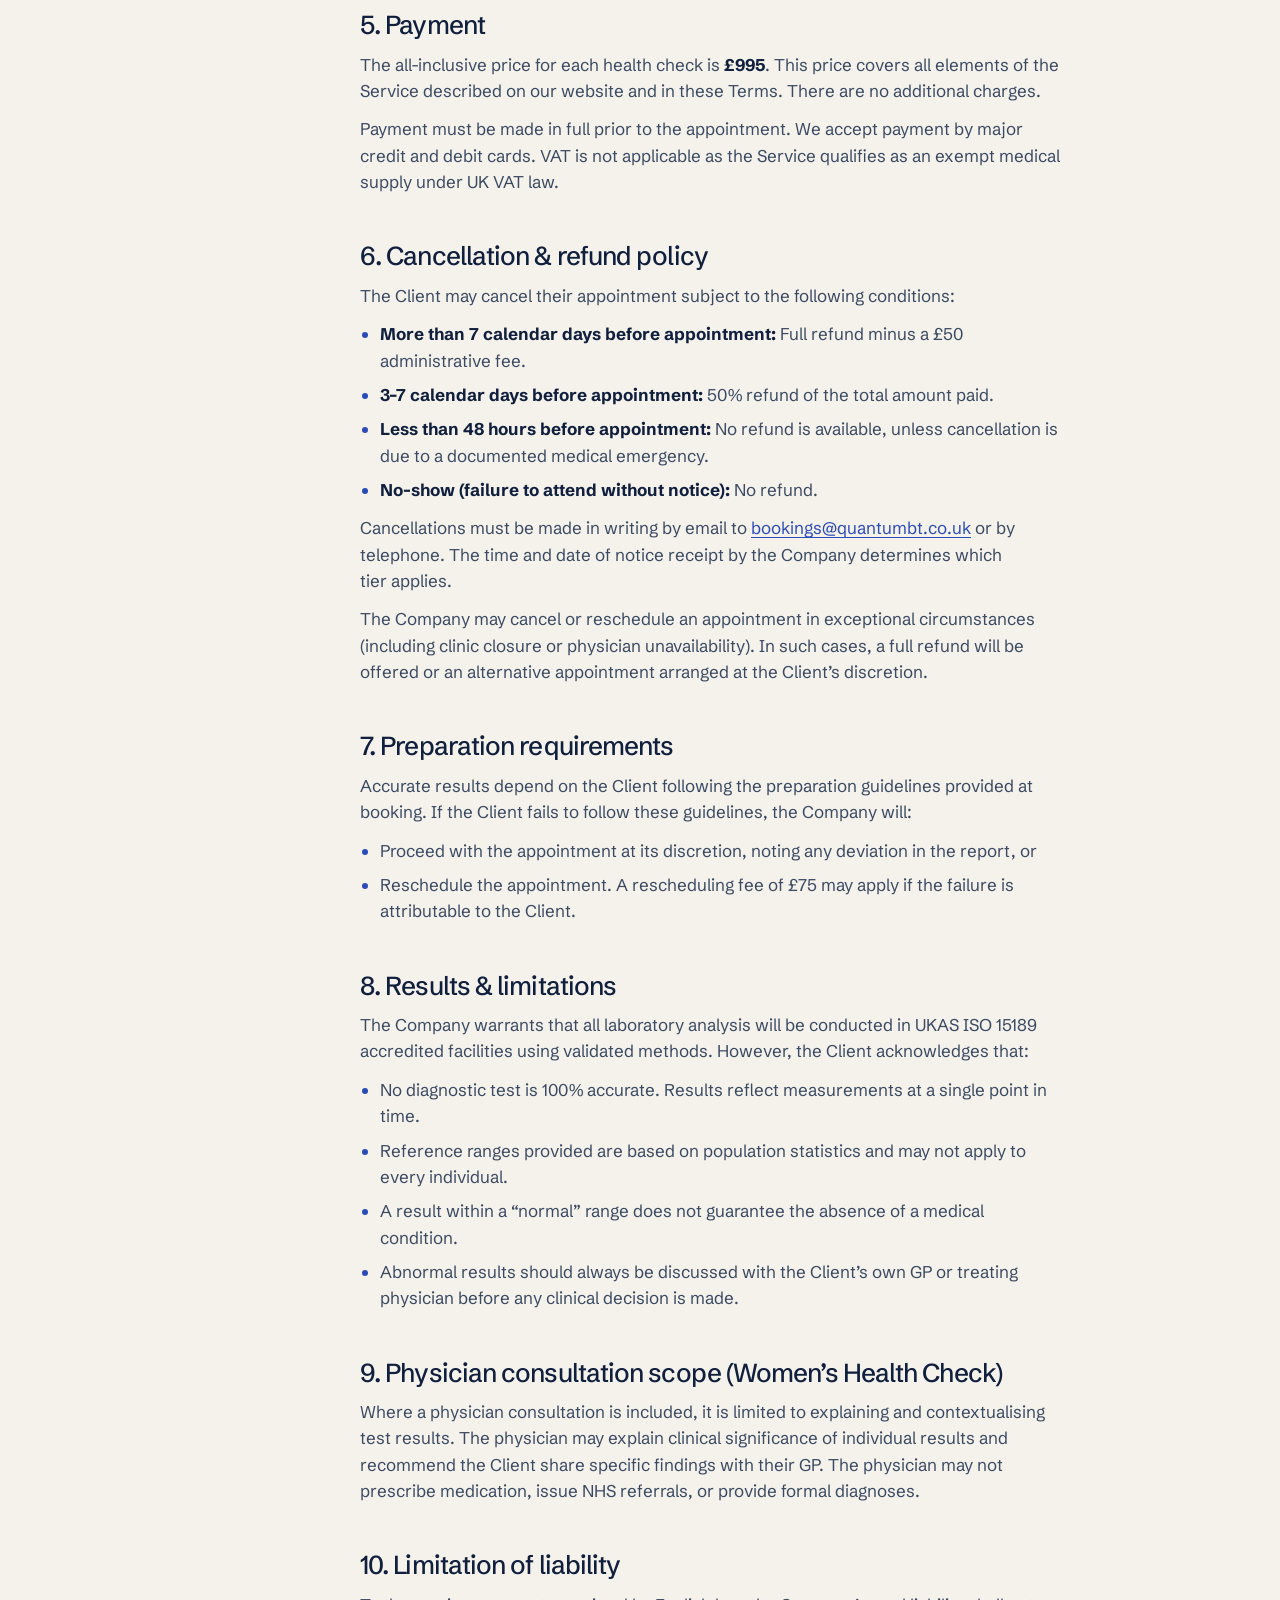
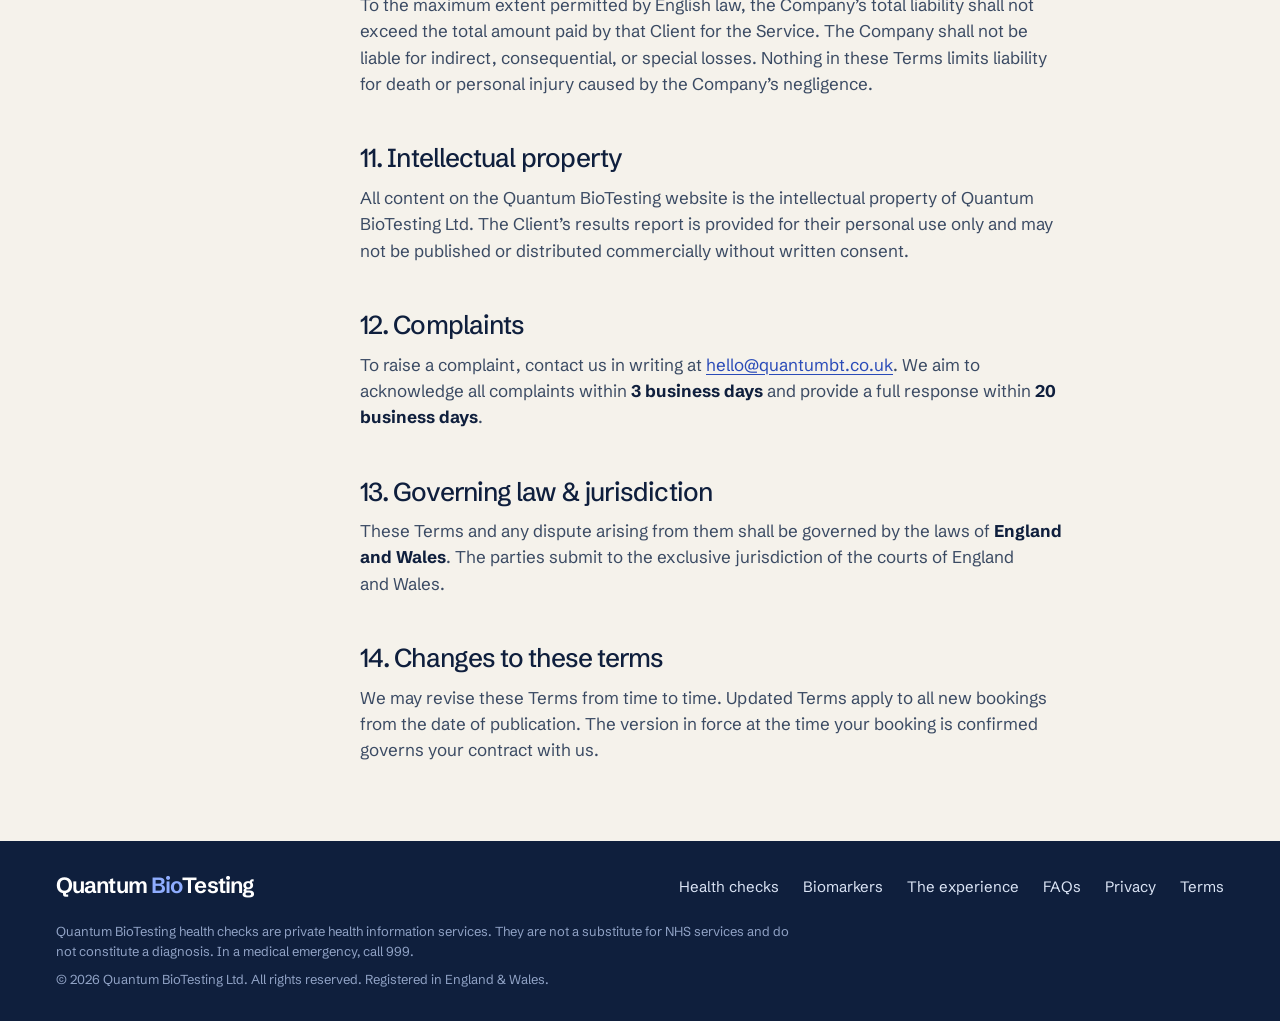
<file: terms.html>
<!DOCTYPE html>
<html lang="en-GB">
<head>
<meta charset="utf-8">
<meta name="viewport" content="width=device-width, initial-scale=1">
<title>Terms &amp; Conditions | Quantum BioTesting</title>
<meta name="description" content="The terms and conditions for Quantum BioTesting health checks, including booking, payment, cancellation and results.">
<meta name="robots" content="noindex, follow">
<link rel="canonical" href="https://quantumbt.co.uk/terms.html">
<meta property="og:type" content="website">
<meta property="og:site_name" content="Quantum BioTesting">
<meta property="og:title" content="Terms &amp; Conditions | Quantum BioTesting">
<meta property="og:description" content="The terms and conditions for Quantum BioTesting health checks, including booking, payment, cancellation and results.">
<meta property="og:url" content="https://quantumbt.co.uk/terms.html">
<meta property="og:locale" content="en_GB">
<meta name="twitter:card" content="summary">
<meta name="theme-color" content="#0a1d3d">
<link rel="icon" href="data:,">
<link rel="preload" href="assets/fonts/schibsted-grotesk-latin-wght-normal.woff2" as="font" type="font/woff2" crossorigin>
<link rel="stylesheet" href="assets/css/site.css">
<script>document.documentElement.classList.add('js')</script>
<script type="application/ld+json">
{
  "@context": "https://schema.org",
  "@graph": [
    {
      "@type": "Organization",
      "@id": "https://quantumbt.co.uk/#org",
      "name": "Quantum BioTesting",
      "url": "https://quantumbt.co.uk/",
      "legalName": "Quantum BioTesting Ltd"
    },
    {
      "@type": "WebSite",
      "@id": "https://quantumbt.co.uk/#website",
      "url": "https://quantumbt.co.uk/",
      "name": "Quantum BioTesting",
      "inLanguage": "en-GB",
      "publisher": {
        "@id": "https://quantumbt.co.uk/#org"
      }
    },
    {
      "@type": "WebPage",
      "@id": "https://quantumbt.co.uk/terms.html#webpage",
      "url": "https://quantumbt.co.uk/terms.html",
      "name": "Terms & Conditions | Quantum BioTesting",
      "isPartOf": {
        "@id": "https://quantumbt.co.uk/#website"
      },
      "inLanguage": "en-GB"
    }
  ]
}
</script>
</head><body>
<a class="skip-link" href="#main">Skip to content</a>
<header class="site-header">
  <div class="wrap site-header__row">
    <!-- Logo slot: typographic stand-in until the official logo file is supplied; replace the link content with an <img> of the logo. -->
    <a class="brand" href="index.html" aria-label="Quantum BioTesting — home">Quantum&nbsp;<span>Bio</span>Testing</a>
    <nav class="nav" aria-label="Main">
      <ul>
        <li><a href="index.html#top">Health checks</a></li>
        <li><a href="index.html#experience">The experience</a></li>
        <li><a href="testing.html">Biomarkers</a></li>
        <li><a href="index.html#faq">FAQs</a></li>
      </ul>
    </nav>
    <div class="site-header__actions">
      <button class="btn btn--sm" type="button" data-book><span>Book<span class="hide-sm"> a test</span></span></button>
      <button class="menu-btn" id="menu-btn" type="button" aria-expanded="false" aria-controls="menu-panel" aria-label="Open menu"><span class="menu-btn__label">Menu</span><span class="menu-btn__bars" aria-hidden="true"></span></button>
    </div>
  </div>
</header>
<div class="menu-panel" id="menu-panel">
  <nav aria-label="Main">
    <a href="index.html#top">Health checks</a>
    <a href="index.html#experience">The experience</a>
    <a href="testing.html">Biomarkers</a>
    <a href="index.html#faq">FAQs</a>
  </nav>
  <button class="btn btn--light btn--block" type="button" data-book>Book a test</button>
</div>

<main id="main">
  <div class="wrap legal">
    <div class="legal__head">
      <h1>Terms &amp; Conditions</h1>
      <p>Last updated: 15 April 2026 &middot; Effective: 15 April 2026</p>
    </div>
    <nav class="toc" aria-label="Contents" data-spy>
      <h2>Contents</h2>
      <ol>
        <li><a href="#s1">1. Definitions</a></li>
        <li><a href="#s2">2. Eligibility</a></li>
        <li><a href="#s3">3. Nature of the service</a></li>
        <li><a href="#s4">4. Booking &amp; contract formation</a></li>
        <li><a href="#s5">5. Payment</a></li>
        <li><a href="#s6">6. Cancellation &amp; refund policy</a></li>
        <li><a href="#s7">7. Preparation requirements</a></li>
        <li><a href="#s8">8. Results &amp; limitations</a></li>
        <li><a href="#s9">9. Physician consultation scope (Women&rsquo;s Health Check)</a></li>
        <li><a href="#s10">10. Limitation of liability</a></li>
        <li><a href="#s11">11. Intellectual property</a></li>
        <li><a href="#s12">12. Complaints</a></li>
        <li><a href="#s13">13. Governing law &amp; jurisdiction</a></li>
        <li><a href="#s14">14. Changes to these terms</a></li>
      </ol>
    </nav>
    <div class="legal__body">
      <h2 id="s1">1. Definitions</h2>
      <p>In these Terms &amp; Conditions:</p>
        <ul>
          <li><strong>&ldquo;Company&rdquo;</strong> means Quantum BioTesting Ltd, registered in England and Wales.</li>
          <li><strong>&ldquo;Service&rdquo;</strong> means the Quantum health check tests, comprising phlebotomy, laboratory analysis, and written results report.</li>
          <li><strong>&ldquo;Client&rdquo;</strong> means the individual purchasing and/or receiving the Service.</li>
          <li><strong>&ldquo;Results&rdquo;</strong> means the laboratory report and clinically reviewed results document provided to the Client.</li>
          <li><strong>&ldquo;Physician&rdquo;</strong> means the GMC-registered doctor assigned to review and discuss results with the Client (Women&rsquo;s Health Check only).</li>
        </ul>
      <h2 id="s2">2. Eligibility</h2>
      <p>The Service is available only to:</p>
        <ul>
          <li>Individuals aged <strong>18 years or older</strong>.</li>
          <li>Individuals who are <strong>current residents of the United Kingdom</strong>.</li>
          <li>Individuals who are <strong>not currently an inpatient</strong> in a hospital, hospice, or residential care facility.</li>
        </ul>
        <p>By purchasing the Service, the Client confirms they meet all eligibility criteria. The Company reserves the right to decline or cancel a booking where eligibility cannot be confirmed.</p>
      <h2 id="s3">3. Nature of the service</h2>
      <p>Quantum BioTesting health checks are <strong>private health information services</strong>. They are not a substitute for NHS services and do not constitute:</p>
        <ul>
          <li>A diagnosis of any medical condition</li>
          <li>A recommendation to alter prescribed medication or treatment</li>
          <li>An emergency or urgent care service</li>
        </ul>
        <p>Any physician consultation included in the Service is for the purpose of reviewing and explaining test results only. It does not establish an ongoing patient-doctor relationship.</p>
        <p>In the event of a medical emergency, the Client must contact <strong>999</strong> or attend their nearest <strong>Accident &amp; Emergency department</strong> immediately.</p>
      <h2 id="s4">4. Booking &amp; contract formation</h2>
      <p>A contract between the Client and the Company is formed when:</p>
        <ol>
          <li>The Client submits a booking enquiry (via the website form or telephone), and</li>
          <li>The Company sends written confirmation of the appointment by email.</li>
        </ol>
        <p>An enquiry submission alone does not constitute a confirmed booking. Payment is due upon confirmation as detailed in the confirmation email. The Company reserves the right to decline any booking at its discretion.</p>
      <h2 id="s5">5. Payment</h2>
      <p>The all-inclusive price for each health check is <strong>&pound;995</strong>. This price covers all elements of the Service described on our website and in these Terms. There are no additional charges.</p>
        <p>Payment must be made in full prior to the appointment. We accept payment by major credit and debit cards. VAT is not applicable as the Service qualifies as an exempt medical supply under UK VAT law.</p>
      <h2 id="s6">6. Cancellation &amp; refund policy</h2>
      <p>The Client may cancel their appointment subject to the following conditions:</p>
        <ul>
          <li><strong>More than 7 calendar days before appointment:</strong> Full refund minus a &pound;50 administrative fee.</li>
          <li><strong>3&ndash;7 calendar days before appointment:</strong> 50% refund of the total amount paid.</li>
          <li><strong>Less than 48 hours before appointment:</strong> No refund is available, unless cancellation is due to a documented medical emergency.</li>
          <li><strong>No-show (failure to attend without notice):</strong> No refund.</li>
        </ul>
        <p>Cancellations must be made in writing by email to <a href="mailto:bookings@quantumbt.co.uk">bookings@quantumbt.co.uk</a> or by telephone. The time and date of notice receipt by the Company determines which tier applies.</p>
        <p>The Company may cancel or reschedule an appointment in exceptional circumstances (including clinic closure or physician unavailability). In such cases, a full refund will be offered or an alternative appointment arranged at the Client&rsquo;s discretion.</p>
      <h2 id="s7">7. Preparation requirements</h2>
      <p>Accurate results depend on the Client following the preparation guidelines provided at booking. If the Client fails to follow these guidelines, the Company will:</p>
        <ul>
          <li>Proceed with the appointment at its discretion, noting any deviation in the report, or</li>
          <li>Reschedule the appointment. A rescheduling fee of &pound;75 may apply if the failure is attributable to the Client.</li>
        </ul>
      <h2 id="s8">8. Results &amp; limitations</h2>
      <p>The Company warrants that all laboratory analysis will be conducted in UKAS ISO 15189 accredited facilities using validated methods. However, the Client acknowledges that:</p>
        <ul>
          <li>No diagnostic test is 100% accurate. Results reflect measurements at a single point in time.</li>
          <li>Reference ranges provided are based on population statistics and may not apply to every individual.</li>
          <li>A result within a &ldquo;normal&rdquo; range does not guarantee the absence of a medical condition.</li>
          <li>Abnormal results should always be discussed with the Client&rsquo;s own GP or treating physician before any clinical decision is made.</li>
        </ul>
      <h2 id="s9">9. Physician consultation scope (Women&rsquo;s Health Check)</h2>
      <p>Where a physician consultation is included, it is limited to explaining and contextualising test results. The physician may explain clinical significance of individual results and recommend the Client share specific findings with their GP. The physician may not prescribe medication, issue NHS referrals, or provide formal diagnoses.</p>
      <h2 id="s10">10. Limitation of liability</h2>
      <p>To the maximum extent permitted by English law, the Company&rsquo;s total liability shall not exceed the total amount paid by that Client for the Service. The Company shall not be liable for indirect, consequential, or special losses. Nothing in these Terms limits liability for death or personal injury caused by the Company&rsquo;s negligence.</p>
      <h2 id="s11">11. Intellectual property</h2>
      <p>All content on the Quantum BioTesting website is the intellectual property of Quantum BioTesting Ltd. The Client&rsquo;s results report is provided for their personal use only and may not be published or distributed commercially without written consent.</p>
      <h2 id="s12">12. Complaints</h2>
      <p>To raise a complaint, contact us in writing at <a href="mailto:hello@quantumbt.co.uk">hello@quantumbt.co.uk</a>. We aim to acknowledge all complaints within <strong>3 business days</strong> and provide a full response within <strong>20 business days</strong>.</p>
      <h2 id="s13">13. Governing law &amp; jurisdiction</h2>
      <p>These Terms and any dispute arising from them shall be governed by the laws of <strong>England and Wales</strong>. The parties submit to the exclusive jurisdiction of the courts of England and Wales.</p>
      <h2 id="s14">14. Changes to these terms</h2>
      <p>We may revise these Terms from time to time. Updated Terms apply to all new bookings from the date of publication. The version in force at the time your booking is confirmed governs your contract with us.</p>
    </div>
  </div>
</main>

<footer class="site-footer">
  <div class="wrap">
    <div class="footer__row" style="border-top:0">
      <!-- Logo slot: typographic stand-in until the official logo file is supplied; replace the link content with an <img> of the logo. -->
    <a class="brand" href="index.html" aria-label="Quantum BioTesting — home">Quantum&nbsp;<span>Bio</span>Testing</a>
      <nav class="footer__nav" aria-label="Footer">
        <a href="index.html#top">Health checks</a>
        <a href="testing.html">Biomarkers</a>
        <a href="index.html#experience">The experience</a>
        <a href="index.html#faq">FAQs</a>
        <a href="privacy.html">Privacy</a>
        <a href="terms.html">Terms</a>
      </nav>
    </div>
    <div class="footer__fine">
      <p>Quantum BioTesting health checks are private health information services. They are not a substitute for NHS services and do not constitute a diagnosis. In a medical emergency, call 999.</p>
      <p>&copy; 2026 Quantum BioTesting Ltd. All rights reserved. Registered in England &amp; Wales.</p>
    </div>
  </div>
</footer>
<dialog class="dialog" id="booking" aria-labelledby="bk-title">
  <div class="dialog__head" data-chrome>
    <div>
      <h2 id="bk-title">Book your health check</h2>
      <ol class="dialog__steps" aria-label="Progress">
        <li data-n="1" aria-current="step">Appointment</li>
        <li data-n="2">Your details</li>
      </ol>
    </div>
    <button class="dialog__close" id="bk-close" type="button" aria-label="Close booking form"><svg viewBox="0 0 20 20" fill="none" stroke="currentColor" stroke-width="1.8" stroke-linecap="round" aria-hidden="true"><path d="M4 4l12 12M16 4L4 16"/></svg></button>
  </div>
  <form class="dialog__form" id="booking-form" novalidate>
    <div class="dialog__body">
      <div class="step-panel">
          <div class="field">
            <label for="bk-test">Health check</label>
            <select id="bk-test" name="healthCheck" required aria-describedby="bk-test-err">
              <option value="">Select a health check…</option>
              <option value="mens">Men’s Health Check — 300+ biomarkers</option>
              <option value="womens">Women’s Health Check — up to 350 biomarkers</option>
            </select>
            <p class="field__err" id="bk-test-err" role="alert"></p>
          </div>
          <div class="field">
            <label for="bk-clinic">Preferred clinic location</label>
            <select id="bk-clinic" name="clinic" required aria-describedby="bk-clinic-err">
              <option value="">Select a clinic location…</option>
              <optgroup label="London">
                <option value="london-central">London — Central (multiple sites)</option>
                <option value="london-city">London — City / East</option>
                <option value="london-south">London — South</option>
                <option value="london-hs">London — High Street clinic</option>
              </optgroup>
              <optgroup label="England">
                <option value="high-wycombe">High Wycombe</option>
                <option value="manchester">Manchester — City Centre</option>
                <option value="birmingham">Birmingham — City Centre</option>
                <option value="leeds">Leeds — City Centre</option>
                <option value="liverpool">Liverpool — City Centre</option>
                <option value="bristol">Bristol — City Centre</option>
                <option value="sheffield">Sheffield — City Centre</option>
                <option value="newcastle">Newcastle — City Centre</option>
              </optgroup>
              <optgroup label="Scotland">
                <option value="glasgow">Glasgow — City Centre</option>
                <option value="edinburgh">Edinburgh — City Centre</option>
              </optgroup>
              <optgroup label="Northern Ireland">
                <option value="belfast">Belfast — City Centre</option>
              </optgroup>
            </select>
            <p class="field__err" id="bk-clinic-err" role="alert"></p>
          </div>
          <div class="field">
            <label for="bk-date">Preferred appointment date</label>
            <input type="date" id="bk-date" name="preferredDate" required aria-describedby="bk-date-err">
            <p class="field__err" id="bk-date-err" role="alert"></p>
          </div>
        <div class="field">
          <label for="bk-notes">Additional notes <span class="opt">(optional)</span></label>
          <textarea id="bk-notes" name="notes" rows="3" placeholder="Accessibility requirements, preferred time, questions for the team…"></textarea>
        </div>
        <p class="callout"><strong>Preparation:</strong> please fast for 8–12 hours before your appointment and be well hydrated on the day.</p>
      </div>
      <div class="step-panel" hidden>
        <p class="summary" id="bk-summary" aria-live="polite"></p>
        <div class="field-row">
          <div class="field">
            <label for="bk-first">First name</label>
            <input type="text" id="bk-first" name="firstName" required autocomplete="given-name" aria-describedby="bk-first-err">
            <p class="field__err" id="bk-first-err" role="alert"></p>
          </div>
          <div class="field">
            <label for="bk-last">Last name</label>
            <input type="text" id="bk-last" name="lastName" required autocomplete="family-name" aria-describedby="bk-last-err">
            <p class="field__err" id="bk-last-err" role="alert"></p>
          </div>
        </div>
          <div class="field">
            <label for="bk-email">Email address</label>
            <input type="email" id="bk-email" name="email" required autocomplete="email" inputmode="email" aria-describedby="bk-email-hint bk-email-err">
            <p class="field__hint" id="bk-email-hint">We’ll use this to confirm your appointment and send your report.</p>
            <p class="field__err" id="bk-email-err" role="alert"></p>
          </div>
          <div class="field">
            <label for="bk-phone">Phone number</label>
            <input type="tel" id="bk-phone" name="phone" required autocomplete="tel" inputmode="tel" aria-describedby="bk-phone-err">
            <p class="field__err" id="bk-phone-err" role="alert"></p>
          </div>
        <div class="check">
          <input type="checkbox" id="bk-consent-contact" name="consentContact" required aria-describedby="bk-consent-contact-err">
          <label for="bk-consent-contact">I agree to be contacted by the Quantum BioTesting team about my booking and results.</label>
          <p class="field__err" id="bk-consent-contact-err" role="alert"></p>
        </div>
        <div class="check">
          <input type="checkbox" id="bk-consent-terms" name="consentTerms" required aria-describedby="bk-consent-terms-err">
          <label for="bk-consent-terms">I have read and agree to the <a href="terms.html" target="_blank" rel="noopener">Terms &amp; Conditions</a> and <a href="privacy.html" target="_blank" rel="noopener">Privacy Policy</a>.</label>
          <p class="field__err" id="bk-consent-terms-err" role="alert"></p>
        </div>
        <p class="form-error" id="bk-error" role="alert" tabindex="-1" hidden>Your enquiry could not be sent. Please check your connection and try again.</p>
      </div>
    </div>
    <div class="dialog__foot" data-chrome>
      <button class="btn btn--ghost" id="bk-back" type="button" hidden>Back</button>
      <button class="btn" id="bk-next" type="submit">Continue</button>
      <p class="dialog__privacy">Your details are handled as described in our <a href="privacy.html" target="_blank" rel="noopener">Privacy Policy</a>. An enquiry is not a confirmed booking.</p>
    </div>
  </form>
  <div class="dialog__result" id="bk-result" hidden>
    <span class="tick"><svg viewBox="0 0 24 24" fill="none" stroke="currentColor" stroke-width="2" stroke-linecap="round" stroke-linejoin="round" aria-hidden="true"><path d="M20 6L9 17l-5-5"/></svg></span>
    <h2 tabindex="-1">Enquiry received</h2>
    <p>Thank you. Our team will confirm your appointment details by email. Please check your inbox for next steps.</p>
    <button class="btn btn--ghost" id="bk-done" type="button">Close</button>
  </div>
</dialog>

<div class="cookie" id="cookie" role="region" aria-label="Cookie notice">
  <p>We use cookies to improve your experience and analyse site traffic. See our <a href="privacy.html#cookies">Privacy Policy</a>.</p>
  <div class="cookie__actions">
    <button class="btn btn--sm btn--ghost-light" type="button" data-cookie="ess">Essential only</button>
    <button class="btn btn--sm btn--light" type="button" data-cookie="all">Accept all</button>
  </div>
</div>
<script src="assets/js/site.js" defer></script>
</body>
</html>
</file>
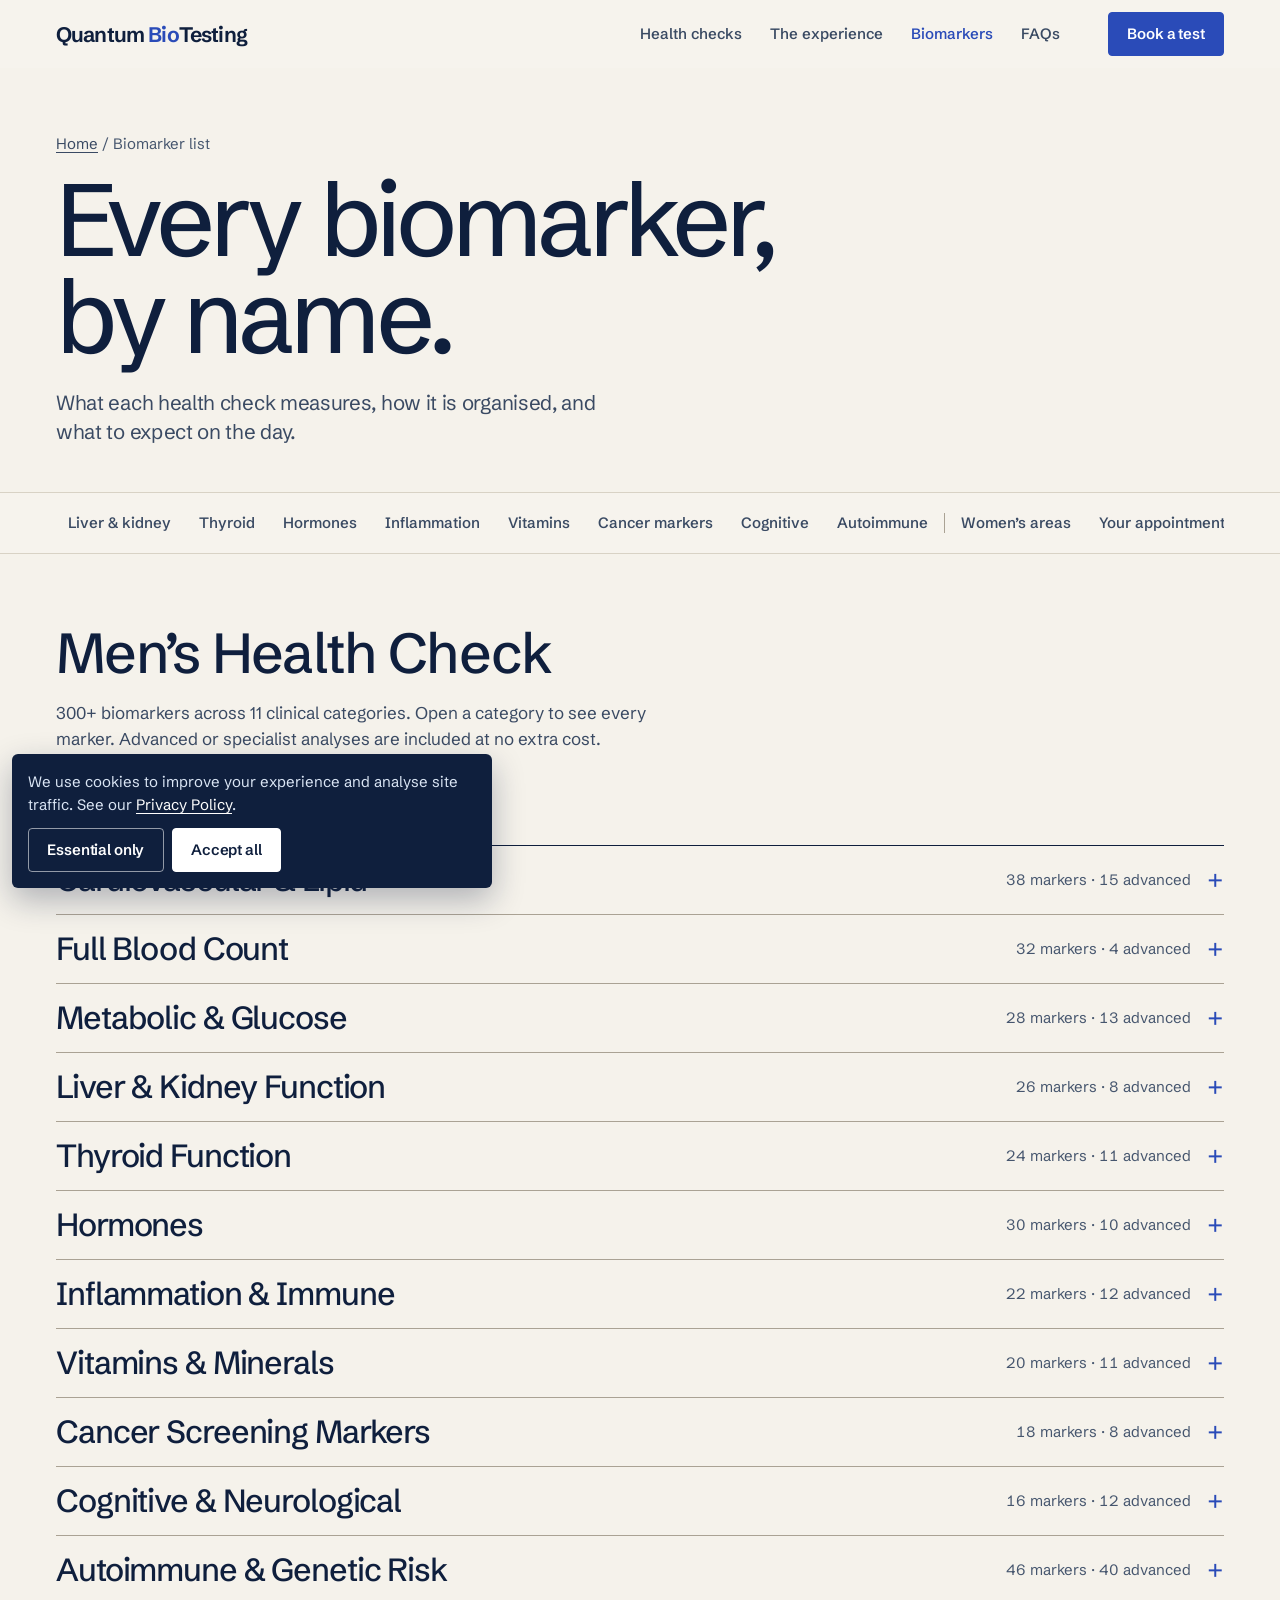
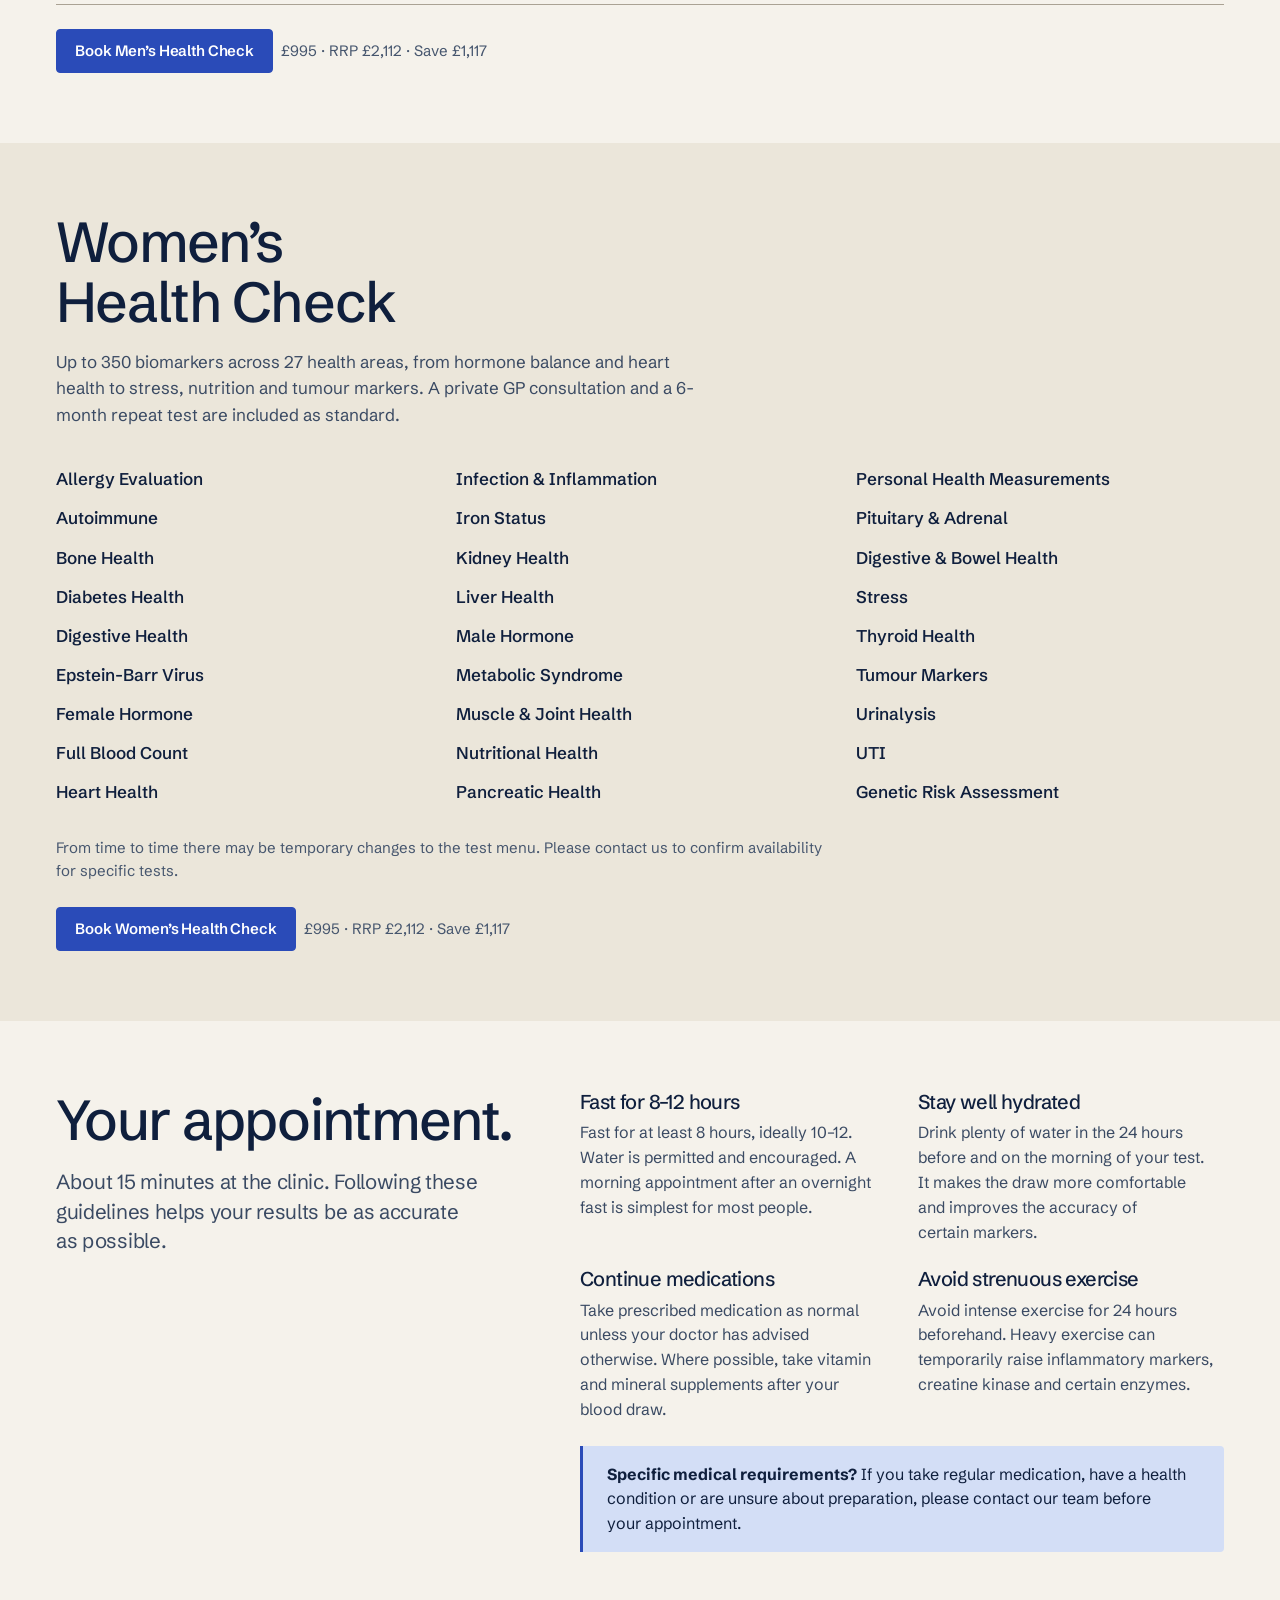
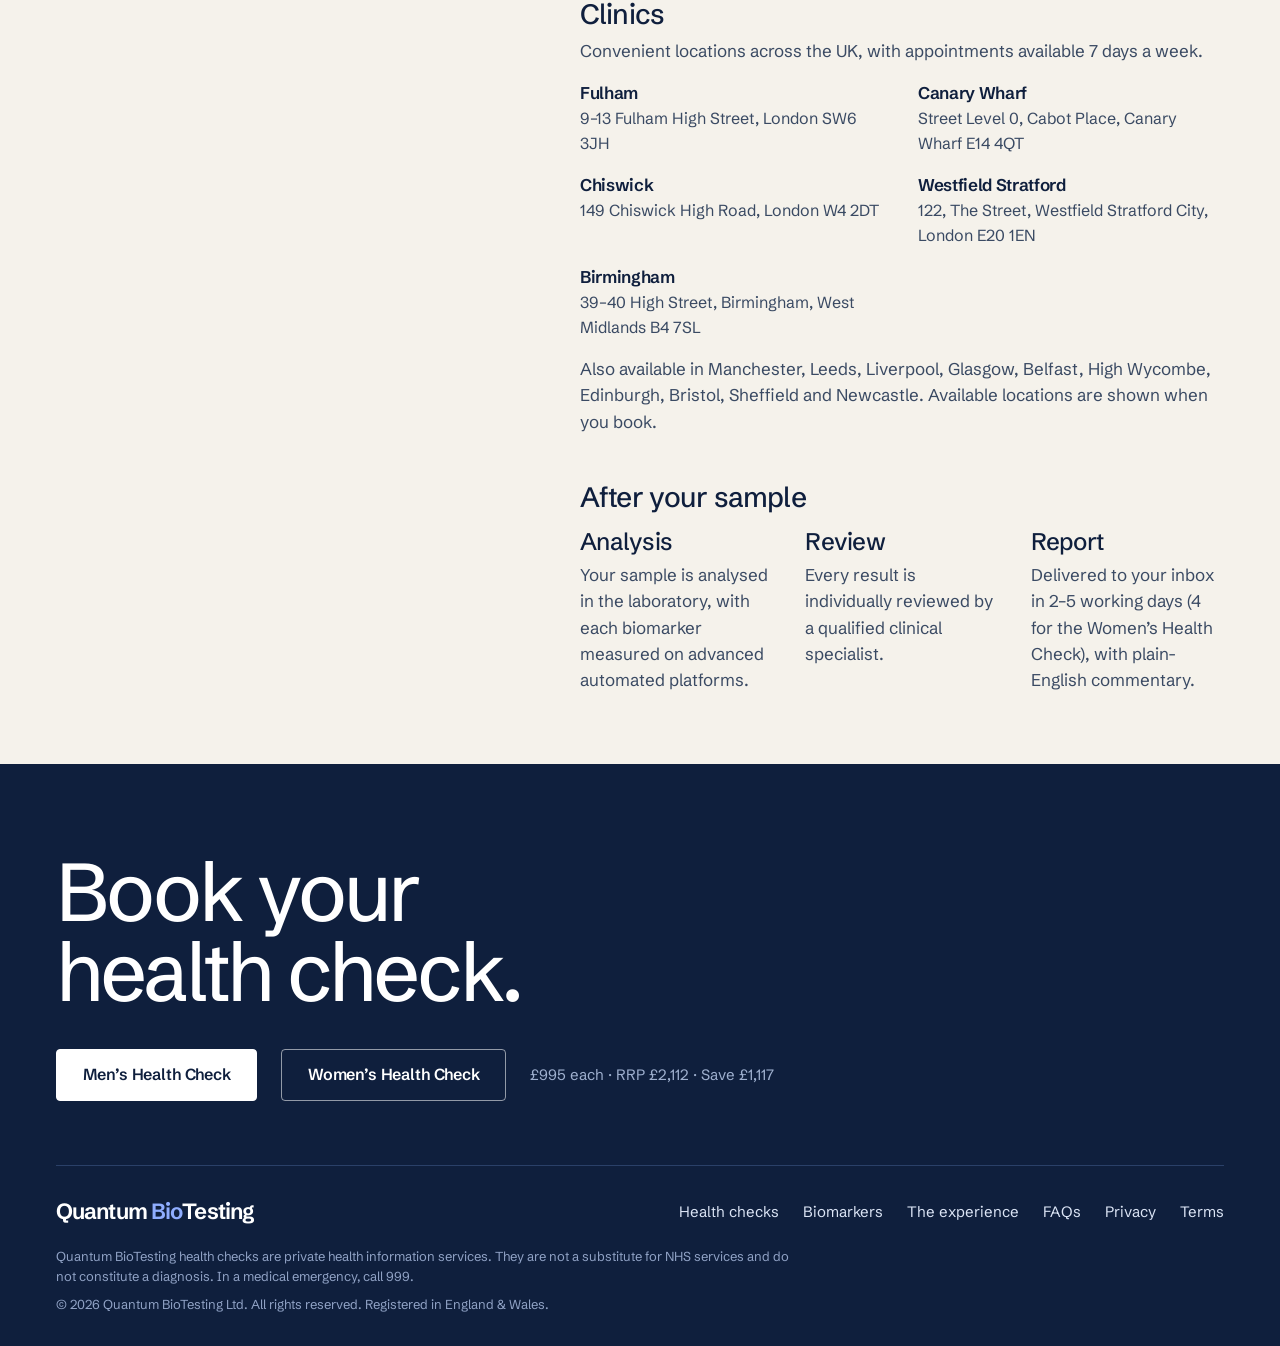
<file: testing.html>
<!DOCTYPE html>
<html lang="en-GB">
<head>
<meta charset="utf-8">
<meta name="viewport" content="width=device-width, initial-scale=1">
<title>Full Biomarker List: Men’s &amp; Women’s Health Checks | Quantum BioTesting</title>
<meta name="description" content="Every biomarker in the Men’s Health Check (300+ across 11 clinical categories) and the health areas covered by the Women’s Health Check (up to 350 biomarkers), plus preparation and clinic details.">
<meta name="robots" content="index, follow, max-snippet:-1, max-image-preview:large">
<link rel="canonical" href="https://quantumbt.co.uk/testing.html">
<meta property="og:type" content="website">
<meta property="og:site_name" content="Quantum BioTesting">
<meta property="og:title" content="Full Biomarker List: Men’s &amp; Women’s Health Checks | Quantum BioTesting">
<meta property="og:description" content="Every biomarker in the Men’s Health Check (300+ across 11 clinical categories) and the health areas covered by the Women’s Health Check (up to 350 biomarkers), plus preparation and clinic details.">
<meta property="og:url" content="https://quantumbt.co.uk/testing.html">
<meta property="og:locale" content="en_GB">
<meta name="twitter:card" content="summary">
<meta name="theme-color" content="#0a1d3d">
<link rel="icon" href="data:,">
<link rel="preload" href="assets/fonts/schibsted-grotesk-latin-wght-normal.woff2" as="font" type="font/woff2" crossorigin>
<link rel="stylesheet" href="assets/css/site.css">
<script>document.documentElement.classList.add('js')</script>
<script type="application/ld+json">
{
  "@context": "https://schema.org",
  "@graph": [
    {
      "@type": "Organization",
      "@id": "https://quantumbt.co.uk/#org",
      "name": "Quantum BioTesting",
      "url": "https://quantumbt.co.uk/",
      "legalName": "Quantum BioTesting Ltd"
    },
    {
      "@type": "WebSite",
      "@id": "https://quantumbt.co.uk/#website",
      "url": "https://quantumbt.co.uk/",
      "name": "Quantum BioTesting",
      "inLanguage": "en-GB",
      "publisher": {
        "@id": "https://quantumbt.co.uk/#org"
      }
    },
    {
      "@type": "WebPage",
      "@id": "https://quantumbt.co.uk/testing.html#webpage",
      "url": "https://quantumbt.co.uk/testing.html",
      "name": "Full Biomarker List | Quantum BioTesting",
      "isPartOf": {
        "@id": "https://quantumbt.co.uk/#website"
      },
      "about": {
        "@id": "https://quantumbt.co.uk/#org"
      },
      "inLanguage": "en-GB",
      "breadcrumb": {
        "@id": "https://quantumbt.co.uk/testing.html#breadcrumb"
      }
    },
    {
      "@type": "BreadcrumbList",
      "@id": "https://quantumbt.co.uk/testing.html#breadcrumb",
      "itemListElement": [
        {
          "@type": "ListItem",
          "position": 1,
          "name": "Home",
          "item": "https://quantumbt.co.uk/"
        },
        {
          "@type": "ListItem",
          "position": 2,
          "name": "Biomarker list",
          "item": "https://quantumbt.co.uk/testing.html"
        }
      ]
    }
  ]
}
</script>
</head><body>
<a class="skip-link" href="#main">Skip to content</a>
<header class="site-header">
  <div class="wrap site-header__row">
    <!-- Logo slot: typographic stand-in until the official logo file is supplied; replace the link content with an <img> of the logo. -->
    <a class="brand" href="index.html" aria-label="Quantum BioTesting — home">Quantum&nbsp;<span>Bio</span>Testing</a>
    <nav class="nav" aria-label="Main">
      <ul>
        <li><a href="index.html#top">Health checks</a></li>
        <li><a href="index.html#experience">The experience</a></li>
        <li><a href="testing.html" aria-current="page">Biomarkers</a></li>
        <li><a href="index.html#faq">FAQs</a></li>
      </ul>
    </nav>
    <div class="site-header__actions">
      <button class="btn btn--sm" type="button" data-book><span>Book<span class="hide-sm"> a test</span></span></button>
      <button class="menu-btn" id="menu-btn" type="button" aria-expanded="false" aria-controls="menu-panel" aria-label="Open menu"><span class="menu-btn__label">Menu</span><span class="menu-btn__bars" aria-hidden="true"></span></button>
    </div>
  </div>
</header>
<div class="menu-panel" id="menu-panel">
  <nav aria-label="Main">
    <a href="index.html#top">Health checks</a>
    <a href="index.html#experience">The experience</a>
    <a href="testing.html">Biomarkers</a>
    <a href="index.html#faq">FAQs</a>
  </nav>
  <button class="btn btn--light btn--block" type="button" data-book>Book a test</button>
</div>

<main id="main">
  <section class="pagehead" aria-labelledby="pg-title">
    <div class="wrap">
      <p class="crumbs"><a href="index.html">Home</a> / Biomarker list</p>
      <h1 id="pg-title">Every biomarker, by name.</h1>
      <p class="lead">What each health check measures, how it is organised, and what to expect on the day.</p>
    </div>
  </section>

  <div class="subnav">
    <div class="wrap">
      <nav class="subnav__row" aria-label="On this page" data-spy>
        <a href="#cardio" data-jump>Cardiovascular</a>
        <a href="#fbc" data-jump>Blood count</a>
        <a href="#metabolic" data-jump>Metabolic</a>
        <a href="#liver-kidney" data-jump>Liver & kidney</a>
        <a href="#thyroid" data-jump>Thyroid</a>
        <a href="#hormones" data-jump>Hormones</a>
        <a href="#inflammation" data-jump>Inflammation</a>
        <a href="#vitamins" data-jump>Vitamins</a>
        <a href="#cancer" data-jump>Cancer markers</a>
        <a href="#cognitive" data-jump>Cognitive</a>
        <a href="#autoimmune" data-jump>Autoimmune</a>
        <span class="subnav__sep" aria-hidden="true"></span>
        <a href="#womens">Women’s areas</a>
        <a href="#appointment">Your appointment</a>
      </nav>
    </div>
  </div>

  <section class="block" id="mens" aria-labelledby="mens-title">
    <div class="wrap">
      <div class="block__head">
        <h2 id="mens-title">Men’s Health Check</h2>
        <p>300+ biomarkers across 11 clinical categories. Open a category to see every marker. Advanced or specialist analyses are included at no extra cost.</p>
        <div class="tools">
          <span class="legend"><span class="dot" aria-hidden="true"></span>Advanced marker</span>
          <button class="linkbtn" type="button" data-expand-all data-state="closed">Expand all categories</button>
        </div>
      </div>
      <div class="cats">
        <details class="cat" id="cardio">
          <summary><span class="cat__t">Cardiovascular &amp; Lipid</span><span class="cat__c">38 markers · 15 advanced</span></summary>
          <div class="cat__body">
            <ul class="markers">
              <li>Total Cholesterol</li>
              <li>LDL Cholesterol</li>
              <li>HDL Cholesterol</li>
              <li>Non-HDL Cholesterol</li>
              <li>Triglycerides</li>
              <li>VLDL</li>
              <li>TC:HDL Ratio</li>
              <li class="is-adv">Lipoprotein(a) — Lp(a)<span class="sr-only"> (advanced)</span></li>
              <li class="is-adv">ApoB (Apolipoprotein B)<span class="sr-only"> (advanced)</span></li>
              <li class="is-adv">ApoA1 (Apolipoprotein A1)<span class="sr-only"> (advanced)</span></li>
              <li class="is-adv">ApoB:ApoA1 Ratio<span class="sr-only"> (advanced)</span></li>
              <li class="is-adv">Small Dense LDL<span class="sr-only"> (advanced)</span></li>
              <li class="is-adv">Oxidised LDL<span class="sr-only"> (advanced)</span></li>
              <li class="is-adv">LDL Particle Number<span class="sr-only"> (advanced)</span></li>
              <li>Homocysteine</li>
              <li class="is-adv">hsCRP (high-sensitivity CRP)<span class="sr-only"> (advanced)</span></li>
              <li>Fibrinogen</li>
              <li>D-Dimer</li>
              <li>Prothrombin Time (PT)</li>
              <li>APTT</li>
              <li class="is-adv">NT-proBNP<span class="sr-only"> (advanced)</span></li>
              <li class="is-adv">Troponin I (hs)<span class="sr-only"> (advanced)</span></li>
              <li>Uric Acid</li>
              <li>Sodium</li>
              <li>Potassium</li>
              <li>Chloride</li>
              <li>Bicarbonate</li>
              <li>Calcium (total &amp; adjusted)</li>
              <li>Phosphate</li>
              <li>Magnesium</li>
              <li class="is-adv">Omega-3 Fatty Acid Index<span class="sr-only"> (advanced)</span></li>
              <li class="is-adv">EPA (Eicosapentaenoic acid)<span class="sr-only"> (advanced)</span></li>
              <li class="is-adv">DHA (Docosahexaenoic acid)<span class="sr-only"> (advanced)</span></li>
              <li class="is-adv">AA:EPA Ratio<span class="sr-only"> (advanced)</span></li>
              <li class="is-adv">Coenzyme Q10<span class="sr-only"> (advanced)</span></li>
              <li>eGFR</li>
              <li>Blood Pressure Assessment</li>
              <li>Resting Heart Rate</li>
            </ul>
            <p class="callout"><strong>Clinical note:</strong> Lp(a), ApoB, and small dense LDL are among the strongest predictors of cardiovascular risk and are rarely tested on the NHS. Our panel includes all three as standard.</p>
          </div>
        </details>
        <details class="cat" id="fbc">
          <summary><span class="cat__t">Full Blood Count</span><span class="cat__c">32 markers · 4 advanced</span></summary>
          <div class="cat__body">
            <ul class="markers">
              <li>Red Blood Cell Count (RBC)</li>
              <li>Haemoglobin (Hb)</li>
              <li>Haematocrit (HCT)</li>
              <li>MCV (Mean Corpuscular Volume)</li>
              <li>MCH</li>
              <li>MCHC</li>
              <li>RDW (Red Cell Distribution Width)</li>
              <li>White Blood Cell Count (WBC)</li>
              <li>Neutrophils</li>
              <li>Lymphocytes</li>
              <li>Monocytes</li>
              <li>Eosinophils</li>
              <li>Basophils</li>
              <li class="is-adv">Neutrophil:Lymphocyte Ratio<span class="sr-only"> (advanced)</span></li>
              <li class="is-adv">Lymphocyte:Monocyte Ratio<span class="sr-only"> (advanced)</span></li>
              <li>Platelet Count</li>
              <li>MPV (Mean Platelet Volume)</li>
              <li>PDW</li>
              <li>PCT</li>
              <li>Reticulocytes</li>
              <li>Immature Reticulocyte Fraction</li>
              <li>Iron</li>
              <li>TIBC (Total Iron Binding Capacity)</li>
              <li>UIBC</li>
              <li>Transferrin Saturation</li>
              <li>Ferritin</li>
              <li class="is-adv">Soluble Transferrin Receptor (sTfR)<span class="sr-only"> (advanced)</span></li>
              <li>Vitamin B12</li>
              <li>Active B12 (Holotranscobalamin)</li>
              <li>Folate (serum)</li>
              <li>Red Cell Folate</li>
              <li class="is-adv">Methylmalonic Acid (MMA)<span class="sr-only"> (advanced)</span></li>
            </ul>
            
          </div>
        </details>
        <details class="cat" id="metabolic">
          <summary><span class="cat__t">Metabolic &amp; Glucose</span><span class="cat__c">28 markers · 13 advanced</span></summary>
          <div class="cat__body">
            <ul class="markers">
              <li>Fasting Glucose</li>
              <li>HbA1c</li>
              <li class="is-adv">Fasting Insulin<span class="sr-only"> (advanced)</span></li>
              <li class="is-adv">HOMA-IR (Insulin Resistance Index)<span class="sr-only"> (advanced)</span></li>
              <li class="is-adv">HOMA-B (Beta Cell Function)<span class="sr-only"> (advanced)</span></li>
              <li class="is-adv">Fasting C-Peptide<span class="sr-only"> (advanced)</span></li>
              <li>Total Protein</li>
              <li>Albumin</li>
              <li>Globulin</li>
              <li>A:G Ratio</li>
              <li>Urea</li>
              <li>Creatinine</li>
              <li>eGFR (CKD-EPI)</li>
              <li>Uric Acid</li>
              <li class="is-adv">Leptin<span class="sr-only"> (advanced)</span></li>
              <li class="is-adv">Adiponectin<span class="sr-only"> (advanced)</span></li>
              <li class="is-adv">Leptin:Adiponectin Ratio<span class="sr-only"> (advanced)</span></li>
              <li>Zinc</li>
              <li>Copper</li>
              <li>Selenium</li>
              <li class="is-adv">Iodine (urine)<span class="sr-only"> (advanced)</span></li>
              <li>Phosphorus</li>
              <li>Ammonia</li>
              <li class="is-adv">Lactate<span class="sr-only"> (advanced)</span></li>
              <li class="is-adv">Pyruvate<span class="sr-only"> (advanced)</span></li>
              <li class="is-adv">GLP-1<span class="sr-only"> (advanced)</span></li>
              <li class="is-adv">Gastric Inhibitory Peptide<span class="sr-only"> (advanced)</span></li>
              <li class="is-adv">Ghrelin<span class="sr-only"> (advanced)</span></li>
            </ul>
            <p class="callout"><strong>Clinical note:</strong> HOMA-IR is a validated measure of insulin resistance — a significant contributor to type 2 diabetes risk that often manifests years before a raised HbA1c is detected.</p>
          </div>
        </details>
        <details class="cat" id="liver-kidney">
          <summary><span class="cat__t">Liver &amp; Kidney Function</span><span class="cat__c">26 markers · 8 advanced</span></summary>
          <div class="cat__body">
            <ul class="markers">
              <li>ALT (Alanine Transaminase)</li>
              <li>AST (Aspartate Transaminase)</li>
              <li>GGT (Gamma-Glutamyl Transferase)</li>
              <li>ALP (Alkaline Phosphatase)</li>
              <li>Total Bilirubin</li>
              <li>Direct Bilirubin</li>
              <li>Indirect Bilirubin</li>
              <li>Albumin</li>
              <li>Total Protein</li>
              <li class="is-adv">AST:ALT Ratio<span class="sr-only"> (advanced)</span></li>
              <li class="is-adv">GGT:ALP Ratio<span class="sr-only"> (advanced)</span></li>
              <li class="is-adv">FIB-4 Score (fibrosis risk)<span class="sr-only"> (advanced)</span></li>
              <li>Creatinine</li>
              <li>eGFR</li>
              <li>Urea</li>
              <li>Urea:Creatinine Ratio</li>
              <li class="is-adv">Cystatin C<span class="sr-only"> (advanced)</span></li>
              <li class="is-adv">Beta-2 Microglobulin<span class="sr-only"> (advanced)</span></li>
              <li>Uric Acid</li>
              <li>Microalbumin (urine)</li>
              <li class="is-adv">Albumin:Creatinine Ratio (urine)<span class="sr-only"> (advanced)</span></li>
              <li class="is-adv">Protein:Creatinine Ratio (urine)<span class="sr-only"> (advanced)</span></li>
              <li>LDH (Lactate Dehydrogenase)</li>
              <li>Amylase</li>
              <li>Lipase</li>
              <li class="is-adv">Alpha-1 Antitrypsin<span class="sr-only"> (advanced)</span></li>
            </ul>
            
          </div>
        </details>
        <details class="cat" id="thyroid">
          <summary><span class="cat__t">Thyroid Function</span><span class="cat__c">24 markers · 11 advanced</span></summary>
          <div class="cat__body">
            <ul class="markers">
              <li>TSH (Thyroid Stimulating Hormone)</li>
              <li>Free T4 (fT4)</li>
              <li>Free T3 (fT3)</li>
              <li>Total T4</li>
              <li>Total T3</li>
              <li class="is-adv">Reverse T3 (rT3)<span class="sr-only"> (advanced)</span></li>
              <li class="is-adv">T3:rT3 Ratio<span class="sr-only"> (advanced)</span></li>
              <li class="is-adv">TPO Antibodies (Thyroid Peroxidase)<span class="sr-only"> (advanced)</span></li>
              <li class="is-adv">Thyroglobulin Antibodies (TgAb)<span class="sr-only"> (advanced)</span></li>
              <li class="is-adv">TSH Receptor Antibodies (TRAb)<span class="sr-only"> (advanced)</span></li>
              <li>Thyroglobulin</li>
              <li class="is-adv">Thyroxine Binding Globulin (TBG)<span class="sr-only"> (advanced)</span></li>
              <li class="is-adv">T3 Uptake<span class="sr-only"> (advanced)</span></li>
              <li class="is-adv">Free Thyroxine Index<span class="sr-only"> (advanced)</span></li>
              <li>Calcium</li>
              <li>Parathyroid Hormone (PTH)</li>
              <li class="is-adv">PTH-related Protein (PTHrP)<span class="sr-only"> (advanced)</span></li>
              <li>Calcitonin</li>
              <li>Vitamin D (25-OH)</li>
              <li>1,25-OH Vitamin D</li>
              <li>Phosphate</li>
              <li>Alkaline Phosphatase (bone-specific)</li>
              <li class="is-adv">Bone Turnover Markers (CTX, P1NP)<span class="sr-only"> (advanced)</span></li>
              <li class="is-adv">Osteocalcin<span class="sr-only"> (advanced)</span></li>
            </ul>
            
          </div>
        </details>
        <details class="cat" id="hormones">
          <summary><span class="cat__t">Hormones</span><span class="cat__c">30 markers · 10 advanced</span></summary>
          <div class="cat__body">
            <ul class="markers">
              <li>Total Testosterone</li>
              <li class="is-adv">Free Testosterone<span class="sr-only"> (advanced)</span></li>
              <li class="is-adv">Bioavailable Testosterone<span class="sr-only"> (advanced)</span></li>
              <li>SHBG (Sex Hormone Binding Globulin)</li>
              <li>Oestradiol (E2)</li>
              <li>Oestrone (E1)</li>
              <li>Oestriol (E3)</li>
              <li>Progesterone</li>
              <li>17-OH Progesterone</li>
              <li>LH (Luteinising Hormone)</li>
              <li>FSH (Follicle Stimulating Hormone)</li>
              <li>Prolactin</li>
              <li>DHEA-S</li>
              <li>DHEA</li>
              <li>Androstenedione</li>
              <li class="is-adv">Dihydrotestosterone (DHT)<span class="sr-only"> (advanced)</span></li>
              <li>Cortisol (morning)</li>
              <li class="is-adv">ACTH<span class="sr-only"> (advanced)</span></li>
              <li class="is-adv">Cortisol:DHEA-S Ratio<span class="sr-only"> (advanced)</span></li>
              <li>IGF-1 (Insulin-like Growth Factor)</li>
              <li>IGFBP-3</li>
              <li class="is-adv">Growth Hormone<span class="sr-only"> (advanced)</span></li>
              <li>AMH (Anti-Müllerian Hormone)</li>
              <li class="is-adv">Inhibin B<span class="sr-only"> (advanced)</span></li>
              <li>Aldosterone</li>
              <li>Renin</li>
              <li class="is-adv">Aldosterone:Renin Ratio<span class="sr-only"> (advanced)</span></li>
              <li>Melatonin (urine)</li>
              <li class="is-adv">Pregnenolone<span class="sr-only"> (advanced)</span></li>
              <li class="is-adv">Allopregnanolone<span class="sr-only"> (advanced)</span></li>
            </ul>
            <p class="callout"><strong>Clinical note:</strong> Our hormone panel covers all major axes — gonadal, adrenal, thyroid, and pituitary — providing a complete endocrine picture in a single test.</p>
          </div>
        </details>
        <details class="cat" id="inflammation">
          <summary><span class="cat__t">Inflammation &amp; Immune</span><span class="cat__c">22 markers · 12 advanced</span></summary>
          <div class="cat__body">
            <ul class="markers">
              <li>CRP (C-Reactive Protein)</li>
              <li class="is-adv">hsCRP (High-sensitivity CRP)<span class="sr-only"> (advanced)</span></li>
              <li>ESR (Erythrocyte Sedimentation Rate)</li>
              <li>Ferritin</li>
              <li class="is-adv">IL-6 (Interleukin-6)<span class="sr-only"> (advanced)</span></li>
              <li class="is-adv">IL-10<span class="sr-only"> (advanced)</span></li>
              <li class="is-adv">TNF-alpha (Tumour Necrosis Factor)<span class="sr-only"> (advanced)</span></li>
              <li>Complement C3</li>
              <li>Complement C4</li>
              <li>IgG</li>
              <li>IgA</li>
              <li>IgM</li>
              <li class="is-adv">IgE (total)<span class="sr-only"> (advanced)</span></li>
              <li class="is-adv">Serum Protein Electrophoresis<span class="sr-only"> (advanced)</span></li>
              <li class="is-adv">Free Light Chains (Kappa/Lambda)<span class="sr-only"> (advanced)</span></li>
              <li class="is-adv">Procalcitonin<span class="sr-only"> (advanced)</span></li>
              <li class="is-adv">Neopterin<span class="sr-only"> (advanced)</span></li>
              <li class="is-adv">Soluble CD163<span class="sr-only"> (advanced)</span></li>
              <li>LDH</li>
              <li>Beta-2 Microglobulin</li>
              <li class="is-adv">Pentraxin-3<span class="sr-only"> (advanced)</span></li>
              <li class="is-adv">Myeloperoxidase (MPO)<span class="sr-only"> (advanced)</span></li>
            </ul>
            
          </div>
        </details>
        <details class="cat" id="vitamins">
          <summary><span class="cat__t">Vitamins &amp; Minerals</span><span class="cat__c">20 markers · 11 advanced</span></summary>
          <div class="cat__body">
            <ul class="markers">
              <li>Vitamin D (25-OH)</li>
              <li class="is-adv">1,25-Dihydroxyvitamin D<span class="sr-only"> (advanced)</span></li>
              <li>Vitamin B12</li>
              <li class="is-adv">Active B12 (Holotranscobalamin)<span class="sr-only"> (advanced)</span></li>
              <li>Folate (serum)</li>
              <li>Vitamin B1 (Thiamine)</li>
              <li class="is-adv">Vitamin B2 (Riboflavin)<span class="sr-only"> (advanced)</span></li>
              <li class="is-adv">Vitamin B6 (Pyridoxal-5-Phosphate)<span class="sr-only"> (advanced)</span></li>
              <li class="is-adv">Vitamin B9 (5-MTHF)<span class="sr-only"> (advanced)</span></li>
              <li class="is-adv">Vitamin C (Ascorbic Acid)<span class="sr-only"> (advanced)</span></li>
              <li class="is-adv">Vitamin A (Retinol)<span class="sr-only"> (advanced)</span></li>
              <li class="is-adv">Vitamin E (Alpha-Tocopherol)<span class="sr-only"> (advanced)</span></li>
              <li class="is-adv">Vitamin K1 (Phylloquinone)<span class="sr-only"> (advanced)</span></li>
              <li>Iron (serum)</li>
              <li>Zinc</li>
              <li>Copper</li>
              <li>Selenium</li>
              <li>Magnesium (RBC)</li>
              <li class="is-adv">Chromium<span class="sr-only"> (advanced)</span></li>
              <li class="is-adv">Manganese<span class="sr-only"> (advanced)</span></li>
            </ul>
            
          </div>
        </details>
        <details class="cat" id="cancer">
          <summary><span class="cat__t">Cancer Screening Markers</span><span class="cat__c">18 markers · 8 advanced</span></summary>
          <div class="cat__body">
            <ul class="markers">
              <li>PSA (Prostate Specific Antigen)</li>
              <li class="is-adv">Free PSA<span class="sr-only"> (advanced)</span></li>
              <li class="is-adv">PSA Density<span class="sr-only"> (advanced)</span></li>
              <li>CEA (Carcinoembryonic Antigen)</li>
              <li>CA-125 (Ovarian)</li>
              <li>CA 19-9 (Pancreatic)</li>
              <li>AFP (Alpha-Fetoprotein)</li>
              <li>Beta-HCG</li>
              <li>CA 15-3 (Breast)</li>
              <li>CA 72-4 (Gastric)</li>
              <li class="is-adv">HE4 (Ovarian supplement)<span class="sr-only"> (advanced)</span></li>
              <li class="is-adv">ROMA Index (CA-125 + HE4)<span class="sr-only"> (advanced)</span></li>
              <li class="is-adv">Cyfra 21-1 (Lung)<span class="sr-only"> (advanced)</span></li>
              <li class="is-adv">NSE (Neuron-Specific Enolase)<span class="sr-only"> (advanced)</span></li>
              <li class="is-adv">Chromogranin A<span class="sr-only"> (advanced)</span></li>
              <li class="is-adv">SCC Antigen<span class="sr-only"> (advanced)</span></li>
              <li>LDH</li>
              <li>Thyroglobulin</li>
            </ul>
            <p class="callout"><strong>Important note:</strong> Cancer screening markers are indicative only. Elevated markers require further clinical investigation and should not be interpreted as a diagnosis of malignancy. Markers are applied age- and sex-appropriately by your reviewing physician.</p>
          </div>
        </details>
        <details class="cat" id="cognitive">
          <summary><span class="cat__t">Cognitive &amp; Neurological</span><span class="cat__c">16 markers · 12 advanced</span></summary>
          <div class="cat__body">
            <ul class="markers">
              <li class="is-adv">Omega-3 Index (EPA + DHA)<span class="sr-only"> (advanced)</span></li>
              <li class="is-adv">Phosphatidylcholine<span class="sr-only"> (advanced)</span></li>
              <li class="is-adv">Phosphatidylserine<span class="sr-only"> (advanced)</span></li>
              <li class="is-adv">Sphingomyelin<span class="sr-only"> (advanced)</span></li>
              <li class="is-adv">ApoE Genotyping (APOE ε2/ε3/ε4)<span class="sr-only"> (advanced)</span></li>
              <li>Homocysteine</li>
              <li class="is-adv">Methylmalonic Acid (B12 functional)<span class="sr-only"> (advanced)</span></li>
              <li>Folate (5-MTHF)</li>
              <li class="is-adv">MTHFR Genotyping (C677T, A1298C)<span class="sr-only"> (advanced)</span></li>
              <li>Vitamin D</li>
              <li>Thyroid Function (full panel)</li>
              <li class="is-adv">Neurotransmitter precursors (Tryptophan, Tyrosine)<span class="sr-only"> (advanced)</span></li>
              <li class="is-adv">Cortisol:DHEA-S Ratio<span class="sr-only"> (advanced)</span></li>
              <li class="is-adv">IGF-1<span class="sr-only"> (advanced)</span></li>
              <li class="is-adv">Ferritin (neurological iron)<span class="sr-only"> (advanced)</span></li>
              <li class="is-adv">Heavy metals screen (Lead, Mercury, Arsenic, Cadmium)<span class="sr-only"> (advanced)</span></li>
            </ul>
            <p class="callout"><strong>Clinical note:</strong> APOE ε4 genotyping provides an indication of genetic risk for late-onset Alzheimer's disease. This result is discussed sensitively by your physician with appropriate pre-result counselling context.</p>
          </div>
        </details>
        <details class="cat" id="autoimmune">
          <summary><span class="cat__t">Autoimmune &amp; Genetic Risk</span><span class="cat__c">46 markers · 40 advanced</span></summary>
          <div class="cat__body">
            <ul class="markers">
              <li>ANA (Antinuclear Antibodies)</li>
              <li class="is-adv">ANA Pattern (IIF)<span class="sr-only"> (advanced)</span></li>
              <li class="is-adv">Anti-dsDNA<span class="sr-only"> (advanced)</span></li>
              <li class="is-adv">Anti-Sm<span class="sr-only"> (advanced)</span></li>
              <li class="is-adv">Anti-SSA/Ro<span class="sr-only"> (advanced)</span></li>
              <li class="is-adv">Anti-SSB/La<span class="sr-only"> (advanced)</span></li>
              <li class="is-adv">Anti-Scl-70<span class="sr-only"> (advanced)</span></li>
              <li class="is-adv">Anti-Jo-1<span class="sr-only"> (advanced)</span></li>
              <li>Rheumatoid Factor (RF)</li>
              <li class="is-adv">Anti-CCP (Anti-Cyclic Citrullinated Peptide)<span class="sr-only"> (advanced)</span></li>
              <li>ANCA (pANCA/cANCA)</li>
              <li class="is-adv">Anti-MPO<span class="sr-only"> (advanced)</span></li>
              <li class="is-adv">Anti-PR3<span class="sr-only"> (advanced)</span></li>
              <li>Antiphospholipid Panel</li>
              <li class="is-adv">Lupus Anticoagulant<span class="sr-only"> (advanced)</span></li>
              <li class="is-adv">Anti-Cardiolipin (IgG/IgM)<span class="sr-only"> (advanced)</span></li>
              <li class="is-adv">Anti-Beta-2 Glycoprotein I<span class="sr-only"> (advanced)</span></li>
              <li class="is-adv">Coeliac Antibodies (tTGA IgA + EMA)<span class="sr-only"> (advanced)</span></li>
              <li class="is-adv">Total IgA (coeliac control)<span class="sr-only"> (advanced)</span></li>
              <li class="is-adv">Anti-Gliadin (IgG/IgA)<span class="sr-only"> (advanced)</span></li>
              <li class="is-adv">Intrinsic Factor Antibodies<span class="sr-only"> (advanced)</span></li>
              <li class="is-adv">Parietal Cell Antibodies<span class="sr-only"> (advanced)</span></li>
              <li class="is-adv">Adrenal Cortex Antibodies<span class="sr-only"> (advanced)</span></li>
              <li class="is-adv">Islet Cell Antibodies (ICA)<span class="sr-only"> (advanced)</span></li>
              <li class="is-adv">Anti-GAD65<span class="sr-only"> (advanced)</span></li>
              <li class="is-adv">Anti-IA2<span class="sr-only"> (advanced)</span></li>
              <li>Complement C3</li>
              <li>Complement C4</li>
              <li class="is-adv">CH50 (Total Complement)<span class="sr-only"> (advanced)</span></li>
              <li class="is-adv">Factor V Leiden<span class="sr-only"> (advanced)</span></li>
              <li class="is-adv">Prothrombin G20210A<span class="sr-only"> (advanced)</span></li>
              <li class="is-adv">MTHFR (C677T + A1298C)<span class="sr-only"> (advanced)</span></li>
              <li class="is-adv">Protein C<span class="sr-only"> (advanced)</span></li>
              <li class="is-adv">Protein S (free + total)<span class="sr-only"> (advanced)</span></li>
              <li class="is-adv">Antithrombin III<span class="sr-only"> (advanced)</span></li>
              <li class="is-adv">Activated Protein C Resistance<span class="sr-only"> (advanced)</span></li>
              <li class="is-adv">PAI-1 (Plasminogen Activator Inhibitor)<span class="sr-only"> (advanced)</span></li>
              <li class="is-adv">HLA-B27<span class="sr-only"> (advanced)</span></li>
              <li class="is-adv">HLA-DQ2/DQ8 (coeliac risk)<span class="sr-only"> (advanced)</span></li>
              <li class="is-adv">BRCA1/BRCA2 Risk Assessment<span class="sr-only"> (advanced)</span></li>
              <li class="is-adv">Lynch Syndrome Markers<span class="sr-only"> (advanced)</span></li>
              <li class="is-adv">APOE Genotyping<span class="sr-only"> (advanced)</span></li>
              <li class="is-adv">MTHFR Genotyping<span class="sr-only"> (advanced)</span></li>
              <li class="is-adv">FTO Gene (metabolic risk)<span class="sr-only"> (advanced)</span></li>
              <li class="is-adv">TCF7L2 (T2DM genetic risk)<span class="sr-only"> (advanced)</span></li>
              <li class="is-adv">CYP2D6 / CYP2C19 (pharmacogenomics)<span class="sr-only"> (advanced)</span></li>
            </ul>
            <p class="callout"><strong>Clinical note:</strong> The autoimmune and genetic risk panel is reviewed by a physician with specialist knowledge. Where significant genetic findings are identified, additional guidance on next steps and referral pathways will be provided during your consultation.</p>
          </div>
        </details>
      </div>
      <p class="note"><button class="btn btn--sm" type="button" data-book="mens">Book Men’s Health Check</button> &nbsp;£995 · RRP £2,112 · Save £1,117</p>
    </div>
  </section>

  <section class="block block--muted" id="womens" aria-labelledby="womens-title">
    <div class="wrap">
      <div class="block__head">
        <h2 id="womens-title">Women’s Health Check</h2>
        <p>Up to 350 biomarkers across 27 health areas, from hormone balance and heart health to stress, nutrition and tumour markers. A private GP consultation and a 6-month repeat test are included as standard.</p>
      </div>
      <ul class="areas">
        <li>Allergy Evaluation</li>
        <li>Autoimmune</li>
        <li>Bone Health</li>
        <li>Diabetes Health</li>
        <li>Digestive Health</li>
        <li>Epstein-Barr Virus</li>
        <li>Female Hormone</li>
        <li>Full Blood Count</li>
        <li>Heart Health</li>
        <li>Infection &amp; Inflammation</li>
        <li>Iron Status</li>
        <li>Kidney Health</li>
        <li>Liver Health</li>
        <li>Male Hormone</li>
        <li>Metabolic Syndrome</li>
        <li>Muscle &amp; Joint Health</li>
        <li>Nutritional Health</li>
        <li>Pancreatic Health</li>
        <li>Personal Health Measurements</li>
        <li>Pituitary &amp; Adrenal</li>
        <li>Digestive &amp; Bowel Health</li>
        <li>Stress</li>
        <li>Thyroid Health</li>
        <li>Tumour Markers</li>
        <li>Urinalysis</li>
        <li>UTI</li>
        <li>Genetic Risk Assessment</li>
      </ul>
      <p class="note">From time to time there may be temporary changes to the test menu. Please contact us to confirm availability for specific tests.</p>
      <p class="note"><button class="btn btn--sm" type="button" data-book="womens">Book Women’s Health Check</button> &nbsp;£995 · RRP £2,112 · Save £1,117</p>
    </div>
  </section>

  <section class="block" id="appointment" aria-labelledby="appt-title">
    <div class="wrap duo duo--sticky">
      <div>
        <h2 id="appt-title">Your appointment.</h2>
        <p class="lead" style="margin-top:var(--s-4)">About 15 minutes at the clinic. Following these guidelines helps your results be as accurate as possible.</p>
      </div>
      <div>
        <div class="prep">
          <div><h3>Fast for 8–12 hours</h3><p>Fast for at least 8 hours, ideally 10–12. Water is permitted and encouraged. A morning appointment after an overnight fast is simplest for most people.</p></div>
          <div><h3>Stay well hydrated</h3><p>Drink plenty of water in the 24 hours before and on the morning of your test. It makes the draw more comfortable and improves the accuracy of certain markers.</p></div>
          <div><h3>Continue medications</h3><p>Take prescribed medication as normal unless your doctor has advised otherwise. Where possible, take vitamin and mineral supplements after your blood draw.</p></div>
          <div><h3>Avoid strenuous exercise</h3><p>Avoid intense exercise for 24 hours beforehand. Heavy exercise can temporarily raise inflammatory markers, creatine kinase and certain enzymes.</p></div>
        </div>
        <p class="callout" style="margin-top:var(--s-5)"><strong>Specific medical requirements?</strong> If you take regular medication, have a health condition or are unsure about preparation, please contact our team before your appointment.</p>

        <h3 style="margin-top:var(--s-7);font-size:1.75rem">Clinics</h3>
        <p style="margin-top:var(--s-2);color:var(--c-ink-2)">Convenient locations across the UK, with appointments available 7 days a week.</p>
        <ul class="clinics" style="margin-top:var(--s-4)">
          <li><strong>Fulham</strong><address>9–13 Fulham High Street, London SW6 3JH</address></li>
          <li><strong>Canary Wharf</strong><address>Street Level 0, Cabot Place, Canary Wharf E14 4QT</address></li>
          <li><strong>Chiswick</strong><address>149 Chiswick High Road, London W4 2DT</address></li>
          <li><strong>Westfield Stratford</strong><address>122, The Street, Westfield Stratford City, London E20 1EN</address></li>
          <li><strong>Birmingham</strong><address>39–40 High Street, Birmingham, West Midlands B4 7SL</address></li>
        </ul>
        <p style="margin-top:var(--s-4);color:var(--c-ink-2)">Also available in Manchester, Leeds, Liverpool, Glasgow, Belfast, High Wycombe, Edinburgh, Bristol, Sheffield and Newcastle. Available locations are shown when you book.</p>

        <h3 style="margin-top:var(--s-7);font-size:1.75rem">After your sample</h3>
        <div class="after" style="margin-top:var(--s-4)">
          <div><h3>Analysis</h3><p>Your sample is analysed in the laboratory, with each biomarker measured on advanced automated platforms.</p></div>
          <div><h3>Review</h3><p>Every result is individually reviewed by a qualified clinical specialist.</p></div>
          <div><h3>Report</h3><p>Delivered to your inbox in 2–5 working days (4 for the Women’s Health Check), with plain-English commentary.</p></div>
        </div>
      </div>
    </div>
  </section>

</main>

<footer class="site-footer">
  <div class="wrap">
    <div class="close">
      <h2>Book your health check.</h2>
      <div class="close__row">
        <button class="btn btn--light" type="button" data-book="mens">Men’s Health Check</button>
        <button class="btn btn--ghost-light" type="button" data-book="womens">Women’s Health Check</button>
        <p>£995 each · RRP £2,112 · Save £1,117</p>
      </div>
    </div>
    <div class="footer__row">
      <!-- Logo slot: typographic stand-in until the official logo file is supplied; replace the link content with an <img> of the logo. -->
    <a class="brand" href="index.html" aria-label="Quantum BioTesting — home">Quantum&nbsp;<span>Bio</span>Testing</a>
      <nav class="footer__nav" aria-label="Footer">
        <a href="index.html#top">Health checks</a>
        <a href="testing.html">Biomarkers</a>
        <a href="index.html#experience">The experience</a>
        <a href="index.html#faq">FAQs</a>
        <a href="privacy.html">Privacy</a>
        <a href="terms.html">Terms</a>
      </nav>
    </div>
    <div class="footer__fine">
      <p>Quantum BioTesting health checks are private health information services. They are not a substitute for NHS services and do not constitute a diagnosis. In a medical emergency, call 999.</p>
      <p>&copy; 2026 Quantum BioTesting Ltd. All rights reserved. Registered in England &amp; Wales.</p>
    </div>
  </div>
</footer>
<dialog class="dialog" id="booking" aria-labelledby="bk-title">
  <div class="dialog__head" data-chrome>
    <div>
      <h2 id="bk-title">Book your health check</h2>
      <ol class="dialog__steps" aria-label="Progress">
        <li data-n="1" aria-current="step">Appointment</li>
        <li data-n="2">Your details</li>
      </ol>
    </div>
    <button class="dialog__close" id="bk-close" type="button" aria-label="Close booking form"><svg viewBox="0 0 20 20" fill="none" stroke="currentColor" stroke-width="1.8" stroke-linecap="round" aria-hidden="true"><path d="M4 4l12 12M16 4L4 16"/></svg></button>
  </div>
  <form class="dialog__form" id="booking-form" novalidate>
    <div class="dialog__body">
      <div class="step-panel">
          <div class="field">
            <label for="bk-test">Health check</label>
            <select id="bk-test" name="healthCheck" required aria-describedby="bk-test-err">
              <option value="">Select a health check…</option>
              <option value="mens">Men’s Health Check — 300+ biomarkers</option>
              <option value="womens">Women’s Health Check — up to 350 biomarkers</option>
            </select>
            <p class="field__err" id="bk-test-err" role="alert"></p>
          </div>
          <div class="field">
            <label for="bk-clinic">Preferred clinic location</label>
            <select id="bk-clinic" name="clinic" required aria-describedby="bk-clinic-err">
              <option value="">Select a clinic location…</option>
              <optgroup label="London">
                <option value="london-central">London — Central (multiple sites)</option>
                <option value="london-city">London — City / East</option>
                <option value="london-south">London — South</option>
                <option value="london-hs">London — High Street clinic</option>
              </optgroup>
              <optgroup label="England">
                <option value="high-wycombe">High Wycombe</option>
                <option value="manchester">Manchester — City Centre</option>
                <option value="birmingham">Birmingham — City Centre</option>
                <option value="leeds">Leeds — City Centre</option>
                <option value="liverpool">Liverpool — City Centre</option>
                <option value="bristol">Bristol — City Centre</option>
                <option value="sheffield">Sheffield — City Centre</option>
                <option value="newcastle">Newcastle — City Centre</option>
              </optgroup>
              <optgroup label="Scotland">
                <option value="glasgow">Glasgow — City Centre</option>
                <option value="edinburgh">Edinburgh — City Centre</option>
              </optgroup>
              <optgroup label="Northern Ireland">
                <option value="belfast">Belfast — City Centre</option>
              </optgroup>
            </select>
            <p class="field__err" id="bk-clinic-err" role="alert"></p>
          </div>
          <div class="field">
            <label for="bk-date">Preferred appointment date</label>
            <input type="date" id="bk-date" name="preferredDate" required aria-describedby="bk-date-err">
            <p class="field__err" id="bk-date-err" role="alert"></p>
          </div>
        <div class="field">
          <label for="bk-notes">Additional notes <span class="opt">(optional)</span></label>
          <textarea id="bk-notes" name="notes" rows="3" placeholder="Accessibility requirements, preferred time, questions for the team…"></textarea>
        </div>
        <p class="callout"><strong>Preparation:</strong> please fast for 8–12 hours before your appointment and be well hydrated on the day.</p>
      </div>
      <div class="step-panel" hidden>
        <p class="summary" id="bk-summary" aria-live="polite"></p>
        <div class="field-row">
          <div class="field">
            <label for="bk-first">First name</label>
            <input type="text" id="bk-first" name="firstName" required autocomplete="given-name" aria-describedby="bk-first-err">
            <p class="field__err" id="bk-first-err" role="alert"></p>
          </div>
          <div class="field">
            <label for="bk-last">Last name</label>
            <input type="text" id="bk-last" name="lastName" required autocomplete="family-name" aria-describedby="bk-last-err">
            <p class="field__err" id="bk-last-err" role="alert"></p>
          </div>
        </div>
          <div class="field">
            <label for="bk-email">Email address</label>
            <input type="email" id="bk-email" name="email" required autocomplete="email" inputmode="email" aria-describedby="bk-email-hint bk-email-err">
            <p class="field__hint" id="bk-email-hint">We’ll use this to confirm your appointment and send your report.</p>
            <p class="field__err" id="bk-email-err" role="alert"></p>
          </div>
          <div class="field">
            <label for="bk-phone">Phone number</label>
            <input type="tel" id="bk-phone" name="phone" required autocomplete="tel" inputmode="tel" aria-describedby="bk-phone-err">
            <p class="field__err" id="bk-phone-err" role="alert"></p>
          </div>
        <div class="check">
          <input type="checkbox" id="bk-consent-contact" name="consentContact" required aria-describedby="bk-consent-contact-err">
          <label for="bk-consent-contact">I agree to be contacted by the Quantum BioTesting team about my booking and results.</label>
          <p class="field__err" id="bk-consent-contact-err" role="alert"></p>
        </div>
        <div class="check">
          <input type="checkbox" id="bk-consent-terms" name="consentTerms" required aria-describedby="bk-consent-terms-err">
          <label for="bk-consent-terms">I have read and agree to the <a href="terms.html" target="_blank" rel="noopener">Terms &amp; Conditions</a> and <a href="privacy.html" target="_blank" rel="noopener">Privacy Policy</a>.</label>
          <p class="field__err" id="bk-consent-terms-err" role="alert"></p>
        </div>
        <p class="form-error" id="bk-error" role="alert" tabindex="-1" hidden>Your enquiry could not be sent. Please check your connection and try again.</p>
      </div>
    </div>
    <div class="dialog__foot" data-chrome>
      <button class="btn btn--ghost" id="bk-back" type="button" hidden>Back</button>
      <button class="btn" id="bk-next" type="submit">Continue</button>
      <p class="dialog__privacy">Your details are handled as described in our <a href="privacy.html" target="_blank" rel="noopener">Privacy Policy</a>. An enquiry is not a confirmed booking.</p>
    </div>
  </form>
  <div class="dialog__result" id="bk-result" hidden>
    <span class="tick"><svg viewBox="0 0 24 24" fill="none" stroke="currentColor" stroke-width="2" stroke-linecap="round" stroke-linejoin="round" aria-hidden="true"><path d="M20 6L9 17l-5-5"/></svg></span>
    <h2 tabindex="-1">Enquiry received</h2>
    <p>Thank you. Our team will confirm your appointment details by email. Please check your inbox for next steps.</p>
    <button class="btn btn--ghost" id="bk-done" type="button">Close</button>
  </div>
</dialog>

<div class="cookie" id="cookie" role="region" aria-label="Cookie notice">
  <p>We use cookies to improve your experience and analyse site traffic. See our <a href="privacy.html#cookies">Privacy Policy</a>.</p>
  <div class="cookie__actions">
    <button class="btn btn--sm btn--ghost-light" type="button" data-cookie="ess">Essential only</button>
    <button class="btn btn--sm btn--light" type="button" data-cookie="all">Accept all</button>
  </div>
</div>
<script src="assets/js/site.js" defer></script>
</body>
</html>
</file>
<file: assets/css/site.css>
/* ==========================================================================
   Quantum BioTesting — site styles
   One family (Schibsted Grotesk), a paper canvas, a navy/cobalt field.
   Spacing is set per section on purpose; there is no global section padding.
   ========================================================================== */

@font-face {
  font-family: "Schibsted Grotesk";
  src: url("../fonts/schibsted-grotesk-latin-wght-normal.woff2") format("woff2");
  font-weight: 400 900;
  font-style: normal;
  font-display: swap;
}

:root {
  /* Colour. No logo file has been supplied to the repository yet, so these are
     carried over from the previous site's navy / blue / red. Re-derive the
     six brand values below from the logo when it arrives. */
  --c-deep: #0f1f3d;      /* ink navy: headings, report cover, footer */
  --c-deep-2: #1a2f57;
  --c-brand: #2a4bb8;     /* ultramarine: actions, links */
  --c-brand-h: #203a94;
  --c-sky: #d3def6;       /* highlighter / tint on paper */
  --c-signal: #b8322a;    /* the one warm accent: the saving figure */

  --c-ink: #0f1f3d;
  --c-ink-2: #3a4a63;
  --c-ink-3: #46566e;
  --c-surface: #f5f2eb;   /* paper */
  --c-muted: #ebe6da;     /* paper, one step down */
  --c-border: #d8d2c5;
  --c-border-strong: #aaa294;
  --c-ok: #1d6b47;
  --c-error: #b3202e;
  --c-focus: #1d4fd6;

  --f: "Schibsted Grotesk", system-ui, -apple-system, "Segoe UI", Roboto, sans-serif;

  --s-1: 0.25rem; --s-2: 0.5rem; --s-3: 0.75rem; --s-4: 1rem;
  --s-5: 1.5rem; --s-6: 2rem; --s-7: 3rem; --s-8: 4rem;

  --max: 82rem;
  --gutter: clamp(1.25rem, 4.5vw, 3.5rem);
  --header-h: 4.25rem;
  --radius: 4px;
  --radius-lg: 6px;
  --ease: cubic-bezier(0.22, 0.61, 0.36, 1);
  --t-fast: 160ms;
  --t-med: 320ms;
}

/* ---- Base -------------------------------------------------------------- */
*, *::before, *::after { box-sizing: border-box; }
html {
  -webkit-text-size-adjust: 100%;
  scroll-padding-top: calc(var(--header-h) + 1rem);
  scroll-behavior: smooth;
}
html:has(dialog[open]) { overflow: hidden; }
html:has(.subnav) { scroll-padding-top: calc(var(--header-h) + 4.75rem); }
body {
  margin: 0; font-family: var(--f); font-size: 1.0625rem; line-height: 1.55;
  color: var(--c-ink); background: var(--c-surface);
  -webkit-font-smoothing: antialiased; text-rendering: optimizeLegibility; overflow-wrap: break-word;
  overflow-x: clip;
}
[hidden] { display: none !important; }
img { max-width: 100%; height: auto; display: block; }
h1, h2, h3, h4 { margin: 0; font-family: var(--f); font-weight: 500; line-height: 1.06; letter-spacing: -0.03em; color: var(--c-deep); text-wrap: balance; }
p { margin: 0; text-wrap: pretty; }
ul, ol { margin: 0; padding: 0; list-style: none; }
dl, dd, figure { margin: 0; }
a { color: var(--c-brand); text-underline-offset: 0.2em; text-decoration-thickness: 1px; }
a:hover { color: var(--c-brand-h); }
button, input, select, textarea { font: inherit; color: inherit; }
button { cursor: pointer; }
table { border-collapse: collapse; width: 100%; }
:focus-visible { outline: 3px solid var(--c-focus); outline-offset: 3px; border-radius: 2px; }
.field {}
.on-deep :focus-visible, .cookie :focus-visible { outline-color: #fff; }
.skip-link { position: absolute; left: var(--s-4); top: -4rem; z-index: 100; background: var(--c-deep); color: #fff; padding: var(--s-3) var(--s-4); border-radius: var(--radius); text-decoration: none; }
.skip-link:focus { top: var(--s-3); }
.sr-only { position: absolute; width: 1px; height: 1px; margin: -1px; padding: 0; overflow: hidden; clip: rect(0, 0, 0, 0); white-space: nowrap; border: 0; }

.wrap { width: 100%; max-width: var(--max); margin-inline: auto; padding-inline: var(--gutter); }
.on-deep { background: var(--c-deep); color: #c9d6ee; }
.on-deep h1, .on-deep h2, .on-deep h3 { color: #fff; }
.on-deep a { color: #fff; }

/* ---- Buttons & links --------------------------------------------------- */
.btn {
  display: inline-flex; align-items: center; justify-content: center; gap: var(--s-2);
  min-height: 3.25rem; padding: 0.7rem 1.6rem;
  font-size: 1rem; font-weight: 600; letter-spacing: -0.01em; line-height: 1.2; text-decoration: none; text-align: center;
  border: 1.5px solid var(--c-brand); border-radius: var(--radius);
  background: var(--c-brand); color: #fff;
  transition: background-color var(--t-fast) var(--ease), border-color var(--t-fast) var(--ease), color var(--t-fast) var(--ease);
}
.btn:hover { background: var(--c-brand-h); border-color: var(--c-brand-h); color: #fff; }
.btn--ghost { background: transparent; color: var(--c-deep); border-color: var(--c-deep); }
.btn--ghost:hover { background: var(--c-deep); border-color: var(--c-deep); color: #fff; }
.btn--light { background: #fff; border-color: #fff; color: var(--c-deep); }
.btn--light:hover { background: var(--c-sky); border-color: var(--c-sky); color: var(--c-deep); }
.btn--ghost-light { background: transparent; border-color: rgba(255,255,255,.55); color: #fff; }
.btn--ghost-light:hover { background: #fff; border-color: #fff; color: var(--c-deep); }
.btn--sm { min-height: 2.75rem; padding: 0.5rem 1.15rem; font-size: 0.9375rem; }
.btn--block { width: 100%; }

.link { display: inline-flex; align-items: center; gap: var(--s-2); min-height: 2.75rem; font-weight: 600; text-decoration: none; color: inherit; }
.link::after { content: "\2192"; transition: transform var(--t-med) var(--ease); }
.link:hover { color: inherit; }
.link:hover::after { transform: translateX(4px); }
.link--u { border-bottom: 1.5px solid currentColor; min-height: 0; padding-bottom: 2px; }

/* ---- Header ------------------------------------------------------------- */
.site-header { position: sticky; top: 0; z-index: 40; background: rgba(246, 243, 237, 0.94); backdrop-filter: saturate(1.3) blur(10px); }
.site-header__row { display: flex; align-items: center; gap: var(--s-5); min-height: var(--header-h); }
.brand { display: inline-flex; align-items: center; min-height: 2.75rem; font-size: 1.3125rem; font-weight: 650; letter-spacing: -0.04em; color: var(--c-deep); text-decoration: none; white-space: nowrap; }
.brand:hover { color: var(--c-deep); }
.brand span { color: var(--c-brand); }
.brand img { height: 1.75rem; width: auto; }
.nav { display: none; margin-left: auto; }
.nav ul { display: flex; gap: var(--s-1); }
.nav a { display: inline-flex; align-items: center; min-height: 2.75rem; padding-inline: var(--s-3); color: var(--c-ink-2); font-size: 0.9375rem; font-weight: 550; text-decoration: none; border-radius: var(--radius); }
.nav a:hover { color: var(--c-deep); }
.nav a[aria-current="page"], .nav a[aria-current="true"] { color: var(--c-brand); }
.site-header__actions { display: flex; align-items: center; gap: var(--s-2); margin-left: auto; }
.menu-btn { display: inline-flex; align-items: center; justify-content: center; gap: var(--s-2); min-height: 2.75rem; padding: 0 var(--s-3); background: transparent; border: 1.5px solid var(--c-deep); border-radius: var(--radius); color: var(--c-deep); font-weight: 600; font-size: 0.9375rem; }
.menu-btn__bars { position: relative; width: 16px; height: 2px; background: currentColor; }
.menu-btn__bars::before, .menu-btn__bars::after { content: ""; position: absolute; left: 0; width: 16px; height: 2px; background: currentColor; transition: transform var(--t-med) var(--ease); }
.menu-btn__bars::before { top: -5px; }
.menu-btn__bars::after { top: 5px; }
.menu-btn[aria-expanded="true"] .menu-btn__bars { background: transparent; }
.menu-btn[aria-expanded="true"] .menu-btn__bars::before { transform: translateY(5px) rotate(45deg); }
.menu-btn[aria-expanded="true"] .menu-btn__bars::after { transform: translateY(-5px) rotate(-45deg); }
.menu-panel { position: fixed; inset: var(--header-h) 0 0 0; z-index: 39; background: var(--c-deep); overflow-y: auto; overscroll-behavior: contain; padding: var(--s-5) var(--gutter) var(--s-7); display: none; }
.menu-panel.is-open { display: block; }
.menu-panel a:not(.btn) { display: flex; align-items: center; min-height: 4rem; color: #fff; font-size: clamp(1.75rem, 8vw, 2.5rem); font-weight: 600; letter-spacing: -0.035em; text-decoration: none; }
.menu-panel .btn { margin-top: var(--s-5); }
body.menu-open { overflow: hidden; }
@media (min-width: 60em) { .nav { display: block; } .menu-btn, .menu-panel { display: none !important; } .site-header__actions { margin-left: var(--s-3); } }
@media (max-width: 29.99em) {
  .site-header__row { gap: var(--s-3); }
  .brand { font-size: 1.125rem; }
  .menu-btn { padding: 0; width: 2.75rem; }
  .menu-btn__label { display: none; }
}
@media (max-width: 25em) { .hide-sm { display: none; } .brand { font-size: 1rem; } .site-header .btn--sm { padding-inline: 0.9rem; } }

/* ---- The highlighter: a clinician's mark on a report -------------------- */
mark, .hl {
  background: linear-gradient(transparent 58%, var(--c-sky) 58% 94%, transparent 94%);
  color: inherit; padding-inline: 0.04em; -webkit-box-decoration-break: clone; box-decoration-break: clone;
}

/* ---- Photography: natural colour, frames crop whatever is inside --------- */
.photo { position: relative; overflow: hidden; background: var(--c-muted); border-radius: 2px; }
.photo img { width: 100%; height: 100%; object-fit: cover; object-position: var(--pos, 50% 50%); }
.caption { margin-top: var(--s-2); font-size: 0.875rem; color: var(--c-ink-3); }

/* ---- Home: hero (the two tests as bound reports) ------------------------ */
.hero { padding-block: clamp(1.75rem, 4.5vw, 4rem) clamp(2.75rem, 6vw, 5rem); }
.hero__grid { display: grid; grid-template-columns: minmax(0, 1fr); gap: clamp(2.5rem, 6vw, 4rem); align-items: center; }
.hero__copy { min-width: 0; }
.hero h1 { font-size: clamp(2.75rem, 13.6vw, 5.5rem); font-weight: 450; line-height: 0.97; letter-spacing: -0.048em; }
.hero__lead { margin-top: clamp(1.25rem, 2.5vw, 1.75rem); max-width: 28rem; font-size: clamp(1.1875rem, 1.5vw, 1.375rem); line-height: 1.42; letter-spacing: -0.012em; color: var(--c-ink-2); }
.hero__actions { display: flex; flex-wrap: wrap; align-items: center; gap: var(--s-3) var(--s-5); margin-top: var(--s-6); }
.hero__foot { margin-top: var(--s-5); font-size: 0.9375rem; font-weight: 500; color: var(--c-ink-2); }
.hero__foot span + span::before { content: "\00b7"; margin: 0 0.6em; color: var(--c-ink-3); }

.stage { position: relative; display: flex; justify-content: center; align-items: flex-start; padding: var(--s-4) var(--s-5) var(--s-5) 0; isolation: isolate; }
.sheet {
  --w: clamp(9rem, 40vw, 17.5rem);
  position: relative; isolation: isolate; display: flex; flex-direction: column; width: var(--w); aspect-ratio: 5 / 7;
  padding: 1.2rem 1rem 1rem 1.55rem; text-align: left; border: 0; border-radius: 2px 5px 5px 2px; cursor: pointer;
  transition: transform 450ms var(--ease), box-shadow 450ms var(--ease);
  box-shadow: 6px 6px 0 -1px #e2dccd, 11px 11px 0 -2px #cfc8b5, 0 30px 40px -22px rgba(15, 31, 61, .55);
}
.sheet::before { content: ""; position: absolute; left: 0; top: 0; bottom: 0; width: 0.55rem; background: rgba(0, 0, 0, .16); border-radius: 2px 0 0 2px; }
.sheet:hover { transform: translateY(-8px); }
.sheet--mens { background: var(--c-deep); color: #f2eee4; z-index: 1; }
.sheet--womens { background: #fcfaf5; color: var(--c-deep); margin-left: clamp(-2.75rem, -5vw, -1.25rem); margin-top: clamp(1.75rem, 4vw, 3.25rem); z-index: 2; box-shadow: inset 0 0 0 1px #e2dccd, 6px 6px 0 -1px #e2dccd, 11px 11px 0 -2px #cfc8b5, 0 30px 40px -22px rgba(15, 31, 61, .5); }
.sheet--womens::before { background: rgba(15, 31, 61, .09); }
.sheet__name { font-size: clamp(1.6rem, 4.6vw, 2.75rem); font-weight: 500; line-height: 0.98; letter-spacing: -0.045em; }
.sheet__name small { display: block; margin-top: 0.5em; font-size: clamp(0.8125rem, 1.1vw, 0.9375rem); font-weight: 500; letter-spacing: 0; opacity: 0.78; }
.sheet__count { margin-top: auto; font-size: clamp(1.5rem, 3.2vw, 2.25rem); font-weight: 500; line-height: 1; letter-spacing: -0.04em; }
.sheet__count small { display: block; margin-top: 0.35em; font-size: clamp(0.75rem, 1vw, 0.875rem); font-weight: 500; letter-spacing: 0; opacity: 0.78; }
.sheet__price { display: flex; align-items: baseline; gap: 0.5em; margin-top: var(--s-3); padding-top: var(--s-3); border-top: 1px solid currentColor; border-top-color: color-mix(in srgb, currentColor 28%, transparent); font-size: clamp(1.125rem, 2vw, 1.375rem); font-weight: 600; letter-spacing: -0.03em; }
.sheet__price s { font-size: 0.75em; font-weight: 400; opacity: 0.7; }
.sheet__go { display: inline-flex; align-items: center; gap: 0.4em; margin-top: var(--s-2); font-size: 0.875rem; font-weight: 600; }
.sheet__go::after { content: "\2192"; transition: transform var(--t-med) var(--ease); }
.sheet:hover .sheet__go::after { transform: translateX(4px); }
.stage__caption { position: absolute; left: 0; right: var(--s-5); bottom: -0.25rem; text-align: center; font-size: 0.9375rem; color: var(--c-ink-2); }
.stage__caption b { color: var(--c-signal); font-weight: 650; }
.stage { padding-bottom: 3.25rem; }

@media (min-width: 62em) {
  .hero h1 { font-size: clamp(3.25rem, 7.4vw, 6.5rem); }
  .hero__grid { grid-template-columns: minmax(0, 1.1fr) minmax(0, 0.9fr); gap: var(--s-7); }
  .hero__copy { padding-bottom: 2rem; }
}

/* ---- Home: why Quantum --------------------------------------------------- */
.why { background: var(--c-muted); padding-block: clamp(2.75rem, 6vw, 5.5rem); }
.why__grid { display: grid; gap: var(--s-6); align-items: start; }
.why__media { position: relative; padding-bottom: 3.25rem; margin-right: 0.5rem; }
.why__photo { aspect-ratio: 3 / 2; --pos: 62% 40%; }
.report { position: absolute; right: clamp(0.5rem, 3vw, 2rem); bottom: 0; width: clamp(11.5rem, 46%, 15.5rem); padding: 1.1rem 1rem 0.6rem 1.5rem; background: #fcfaf5; color: var(--c-deep); border-radius: 2px 5px 5px 2px; box-shadow: inset 0 0 0 1px #e2dccd, 6px 6px 0 -1px #e2dccd, 11px 11px 0 -2px #cfc8b5, 0 30px 40px -22px rgba(15, 31, 61, .5); }
.report::before { content: ""; position: absolute; left: 0; top: 0; bottom: 0; width: 0.5rem; background: rgba(15, 31, 61, .09); border-radius: 2px 0 0 2px; }
.report p { padding-block: 0.6rem; border-top: 1px solid #e4dfd2; font-size: 0.875rem; line-height: 1.3; font-weight: 500; }
.report .report__title { padding-top: 0; border-top: 0; font-size: 1.375rem; font-weight: 500; letter-spacing: -0.04em; }
.why h2 { font-size: clamp(2rem, 4.2vw, 3.5rem); font-weight: 450; letter-spacing: -0.042em; line-height: 1; max-width: 14ch; }
.why__text { display: grid; gap: var(--s-4); margin-top: var(--s-5); max-width: 33rem; color: var(--c-ink-2); }
.why__text strong { color: var(--c-deep); font-weight: 650; }
.why__text .link { color: var(--c-brand); justify-self: start; }
@media (max-width: 39.99em) {
  .why__media { padding-bottom: 0.75rem; margin-right: 0.75rem; }
  .report { position: relative; right: auto; bottom: auto; width: min(15.5rem, 78%); margin: -2.25rem 0 0 auto; }
}
@media (min-width: 62em) {
  .why__grid { grid-template-columns: minmax(0, 6fr) minmax(0, 5fr); column-gap: clamp(3rem, 6vw, 6rem); align-items: center; }
}

/* ---- Home: the experience ------------------------------------------------ */
.flow { padding-block: clamp(2.75rem, 6vw, 5rem) clamp(2.5rem, 5vw, 4rem); }
.flow__head { display: flex; flex-wrap: wrap; align-items: baseline; justify-content: space-between; gap: var(--s-2) var(--s-6); }
.flow__head h2 { font-size: clamp(2rem, 4.2vw, 3.5rem); font-weight: 450; letter-spacing: -0.042em; }
.flow__head p { color: var(--c-ink-2); }
.steps { display: grid; gap: 0; margin-top: clamp(1.5rem, 3vw, 2.5rem); }
.step { display: grid; grid-template-columns: 7rem 1fr; gap: var(--s-3) var(--s-4); align-items: baseline; padding-block: var(--s-4); border-top: 1px solid var(--c-border-strong); }
.step h3 { font-size: clamp(1.5rem, 5.5vw, 2rem); font-weight: 500; letter-spacing: -0.04em; }
.step p { color: var(--c-ink-2); font-size: 1rem; }
.flow__more { margin-top: var(--s-5); color: var(--c-ink-2); }
.flow__more a { font-weight: 600; }
@media (min-width: 52em) {
  .steps { grid-template-columns: repeat(4, minmax(0, 1fr)); column-gap: var(--s-6); }
  .step { display: block; padding-block: var(--s-4) 0; }
  .step h3 { font-size: clamp(1.75rem, 2.8vw, 2.5rem); }
  .step p { margin-top: var(--s-3); max-width: 15rem; }
}

/* ---- Home: questions ----------------------------------------------------- */
.ask { padding-block: clamp(2.5rem, 5vw, 4.5rem) clamp(3rem, 6vw, 5.5rem); }
.ask__grid { display: grid; gap: var(--s-5); }
.ask h2 { font-size: clamp(2rem, 4.2vw, 3.5rem); font-weight: 450; letter-spacing: -0.042em; max-width: 9ch; }
@media (min-width: 62em) { .ask__grid { grid-template-columns: minmax(0, 4fr) minmax(0, 7fr); gap: var(--s-8); } }
.faq { border-top: 1px solid var(--c-border-strong); }
.faq details { border-bottom: 1px solid var(--c-border-strong); }
.faq summary { display: flex; align-items: center; justify-content: space-between; gap: var(--s-4); min-height: 3.75rem; padding: var(--s-3) 0; cursor: pointer; list-style: none; font-size: clamp(1.125rem, 1.6vw, 1.3125rem); font-weight: 500; letter-spacing: -0.02em; color: var(--c-deep); line-height: 1.25; }
.faq summary::-webkit-details-marker { display: none; }
.faq summary::after { content: "+"; flex: none; font-size: 1.625rem; font-weight: 300; line-height: 1; color: var(--c-brand); transition: transform var(--t-med) var(--ease); }
.faq details[open] summary::after { transform: rotate(45deg); }
.faq summary:hover { color: var(--c-brand); }
.faq__a { padding: 0 0 var(--s-5); max-width: 38rem; color: var(--c-ink-2); }
.faq__a > * + * { margin-top: var(--s-3); }

/* ---- Footer (closing call lives inside it) ------------------------------- */
.site-footer { background: var(--c-deep); color: #b4c2dc; font-size: 0.9375rem; padding-bottom: var(--s-6); }
.site-footer a { color: #dce5f6; text-decoration: none; }
.site-footer a:hover { color: #fff; text-decoration: underline; }
.close { padding-block: clamp(3rem, 7vw, 5.5rem) clamp(2.5rem, 5vw, 4rem); }
.close h2 { font-size: clamp(2.5rem, 6.4vw, 5.5rem); font-weight: 450; line-height: 0.98; letter-spacing: -0.046em; color: #fff; max-width: 11ch; }
.close__row { display: flex; flex-wrap: wrap; align-items: center; gap: var(--s-3) var(--s-5); margin-top: clamp(1.5rem, 3vw, 2.25rem); }
.close__row p { color: #9fb0cf; font-size: 0.9375rem; }
.footer__row { display: flex; flex-wrap: wrap; justify-content: space-between; gap: var(--s-4) var(--s-7); padding-top: var(--s-5); border-top: 1px solid #2a4068; }
.footer__row .brand { color: #fff; font-size: 1.375rem; }
.footer__row .brand span { color: #8fadff; }
.footer__nav { display: flex; flex-wrap: wrap; gap: 0 var(--s-5); }
.footer__nav a { display: inline-flex; align-items: center; min-height: 2.75rem; }
.footer__fine { margin-top: var(--s-3); max-width: 46rem; font-size: 0.8125rem; color: #91a3c6; display: grid; gap: var(--s-2); }

/* ---- Test details drawer ------------------------------------------------- */
.dialog.drawer { margin: 0 0 0 auto; width: min(34rem, 100vw); height: 100dvh; max-height: 100dvh; border-radius: 0; }
.drawer .dialog__body { flex: 1; }
.drawer .dialog__head h2 { font-size: clamp(1.875rem, 4vw, 2.5rem); font-weight: 450; letter-spacing: -0.042em; }
.detail { display: grid; gap: var(--s-4); color: var(--c-ink-2); }
.detail__meta { display: flex; flex-wrap: wrap; gap: var(--s-2) var(--s-5); font-weight: 600; color: var(--c-deep); }
.detail ul { display: grid; gap: var(--s-2); }
.detail li { position: relative; padding-left: 1.25rem; }
.detail li::before { content: ""; position: absolute; left: 0; top: 0.7em; width: 0.6rem; height: 2px; background: var(--c-brand); }
.detail h3 { font-size: 1.125rem; font-weight: 600; letter-spacing: -0.02em; margin-top: var(--s-2); }
.detail__price { display: flex; flex-wrap: wrap; align-items: baseline; gap: var(--s-1) var(--s-4); }
.detail__price b { font-size: 2.5rem; font-weight: 500; letter-spacing: -0.045em; color: var(--c-deep); line-height: 1; }
.detail__price s { color: var(--c-ink-3); }
.detail__price span { color: var(--c-signal); font-weight: 650; }
.drawer .dialog__foot .btn { flex: 1 1 100%; }
@supports (transition-behavior: allow-discrete) {
  .dialog.drawer { transform: translateX(2.5rem); }
  .dialog.drawer[open] { transform: none; }
  @starting-style { .dialog.drawer[open] { transform: translateX(2.5rem); } }
}
@media (max-width: 39.99em) { .dialog.drawer { width: 100vw; max-width: 100vw; } }

/* ---- Shared: prose helpers, tables, callout ---------------------------- */
.callout { border-left: 3px solid var(--c-brand); background: var(--c-sky); padding: var(--s-4) var(--s-5); color: var(--c-ink); font-size: 1rem; border-radius: 0 var(--radius) var(--radius) 0; }
.callout strong { color: var(--c-deep); }
.note { margin-top: var(--s-5); font-size: 0.9375rem; color: var(--c-ink-3); max-width: 48rem; }
.table-wrap { overflow-x: auto; }
.lead { font-size: clamp(1.1875rem, 1.6vw, 1.375rem); line-height: 1.45; letter-spacing: -0.015em; color: var(--c-ink-2); max-width: 36rem; }

/* ---- Booking dialog ----------------------------------------------------- */
.dialog {
  width: min(38rem, calc(100vw - 1.5rem)); max-height: calc(100dvh - 1.5rem);
  margin: auto; padding: 0; border: 0; border-radius: var(--radius-lg);
  background: var(--c-surface); color: var(--c-ink); overflow: hidden;
  box-shadow: 0 24px 60px rgba(15, 31, 61, 0.35);
}
.dialog[open] { display: flex; flex-direction: column; }
.dialog::backdrop { background: rgba(15, 31, 61, 0.62); }
.dialog__head { display: flex; align-items: flex-start; justify-content: space-between; gap: var(--s-4); padding: var(--s-5) var(--s-5) var(--s-4); border-bottom: 1px solid var(--c-border); }
.dialog__head h2 { font-size: 1.5rem; }
.dialog__close { flex: none; display: grid; place-items: center; width: 2.75rem; height: 2.75rem; margin: -0.35rem -0.5rem 0 0; background: transparent; border: 0; border-radius: var(--radius); color: var(--c-ink-2); }
.dialog__close:hover { background: var(--c-muted); color: var(--c-deep); }
.dialog__close svg { width: 1.25rem; height: 1.25rem; }
.dialog__steps { display: flex; gap: var(--s-4); margin-top: var(--s-3); font-size: 0.875rem; color: var(--c-ink-3); font-weight: 550; }
.dialog__steps li { display: flex; align-items: center; gap: var(--s-2); }
.dialog__steps li::before { content: attr(data-n); display: grid; place-items: center; width: 1.5rem; height: 1.5rem; border: 1px solid var(--c-border-strong); border-radius: 50%; font-size: 0.75rem; font-variant-numeric: tabular-nums; }
.dialog__steps li[aria-current="step"] { color: var(--c-deep); }
.dialog__steps li[aria-current="step"]::before { background: var(--c-brand); border-color: var(--c-brand); color: #fff; }
.dialog__steps li.is-done::before { content: "\2713"; background: var(--c-sky); border-color: var(--c-brand); color: var(--c-brand); }

.dialog__form { display: flex; flex-direction: column; min-height: 0; flex: 1; }
.dialog__body { padding: var(--s-5); overflow-y: auto; overscroll-behavior: contain; display: grid; gap: var(--s-5); align-content: start; }
.dialog__foot { display: flex; flex-wrap: wrap; align-items: center; justify-content: space-between; gap: var(--s-3); padding: var(--s-4) var(--s-5); border-top: 1px solid var(--c-border); background: var(--c-muted); }
.dialog__foot .btn { flex: 1 1 9rem; }
.dialog__foot .btn--ghost { flex: 0 1 auto; }
.dialog__privacy { flex-basis: 100%; font-size: 0.8125rem; color: var(--c-ink-3); }

.step-panel[hidden] { display: none; }
.step-panel { display: grid; gap: var(--s-5); }
.summary { padding: var(--s-4); background: var(--c-sky); border-radius: var(--radius); font-size: 0.9375rem; color: var(--c-deep); }
.summary b { font-weight: 650; }

.field { display: grid; gap: var(--s-2); }
.field-row { display: grid; gap: var(--s-5); }
@media (min-width: 34em) { .field-row { grid-template-columns: 1fr 1fr; } }
.field label, .field legend { font-weight: 600; font-size: 0.9375rem; color: var(--c-deep); }
.field .opt { font-weight: 400; color: var(--c-ink-3); }
.field input:not([type="checkbox"]), .field select, .field textarea {
  width: 100%; min-height: 3rem; padding: 0.65rem 0.85rem;
  background: var(--c-surface); border: 1px solid var(--c-border-strong); border-radius: var(--radius);
  font-size: 1rem; /* 16px minimum stops iOS zoom */
}
.field textarea { min-height: 5.5rem; resize: vertical; }
.field input:hover, .field select:hover, .field textarea:hover { border-color: var(--c-ink-3); }
.field input:focus-visible, .field select:focus-visible, .field textarea:focus-visible { outline: 3px solid var(--c-focus); outline-offset: 1px; border-color: var(--c-brand); }
.field [aria-invalid="true"] { border-color: var(--c-error); }
.field__err { display: none; font-size: 0.875rem; font-weight: 550; color: var(--c-error); }
.field.has-error .field__err { display: block; }
.field__hint { font-size: 0.875rem; color: var(--c-ink-3); }

.check { display: grid; grid-template-columns: auto 1fr; gap: var(--s-3); align-items: start; }
.check input { width: 1.375rem; height: 1.375rem; margin: 0.1rem 0 0; accent-color: var(--c-brand); }
.check label { font-weight: 400; font-size: 0.9375rem; color: var(--c-ink); }
.check .field__err { grid-column: 2; }
.check.has-error .field__err { display: block; }

.dialog__result { padding: var(--s-7) var(--s-5); display: grid; gap: var(--s-4); justify-items: start; }
.dialog__result[hidden] { display: none; }
.dialog__result h2 { font-size: 1.75rem; }
.dialog__result p { color: var(--c-ink-2); }
.tick { display: grid; place-items: center; width: 3rem; height: 3rem; border-radius: 50%; background: var(--c-sky); color: var(--c-ok); }
.tick svg { width: 1.5rem; height: 1.5rem; }
.form-error { padding: var(--s-3) var(--s-4); border: 1px solid var(--c-error); border-radius: var(--radius); color: var(--c-error); font-weight: 550; font-size: 0.9375rem; }
.form-error[hidden] { display: none; }

@media (max-width: 39.99em) {
  .dialog { width: 100vw; max-width: 100vw; height: 100dvh; max-height: 100dvh; border-radius: 0; margin: 0; }
  .dialog__head, .dialog__body, .dialog__foot { padding-inline: var(--gutter); }
}

/* ---- Cookie notice ------------------------------------------------------ */
.cookie {
  position: fixed; z-index: 50; left: var(--s-3); right: var(--s-3); bottom: var(--s-3);
  max-width: 30rem; padding: var(--s-4); background: var(--c-deep); color: #dbe6f5;
  border-radius: var(--radius-lg); box-shadow: 0 12px 32px rgba(15, 31, 61, 0.3);
  font-size: 0.9375rem; display: none;
}
.cookie.is-shown { display: block; }
.cookie a { color: #fff; }
.cookie__actions { display: flex; flex-wrap: wrap; gap: var(--s-2); margin-top: var(--s-3); }

/* ---- Inner pages: testing + legal ---------------------------------------- */
.pagehead { padding-block: clamp(2rem, 5vw, 4.5rem) clamp(1.75rem, 3.5vw, 3rem); }
.pagehead h1 { font-size: clamp(3rem, 8vw, 7rem); line-height: 0.94; letter-spacing: -0.048em; font-weight: 450; max-width: 14ch; }
.pagehead .lead { margin-top: var(--s-5); }
.pagehead .crumbs { margin-bottom: var(--s-4); font-size: 0.9375rem; color: var(--c-ink-3); }
.pagehead .crumbs a { color: var(--c-ink-2); }

.subnav { position: sticky; top: var(--header-h); z-index: 30; background: rgba(246, 243, 237, .96); backdrop-filter: blur(10px); border-block: 1px solid var(--c-border); }
.subnav__row { display: flex; gap: var(--s-1); overflow-x: auto; scrollbar-width: none; scroll-snap-type: x proximity; padding-block: var(--s-2); }
.subnav__row::-webkit-scrollbar { display: none; }
.subnav a { flex: none; scroll-snap-align: start; display: inline-flex; align-items: center; min-height: 2.75rem; padding-inline: var(--s-3); color: var(--c-ink-2); font-size: 0.9375rem; font-weight: 550; text-decoration: none; white-space: nowrap; }
.subnav a:hover { color: var(--c-deep); }
.subnav a[aria-current="true"] { color: var(--c-brand); box-shadow: inset 0 -2px 0 var(--c-brand); }
.subnav__sep { flex: none; width: 1px; margin-block: 0.75rem; background: var(--c-border-strong); }

.block { padding-block: clamp(2.5rem, 5.5vw, 5rem); }
.block--muted { background: var(--c-muted); }
.block h2 { font-size: clamp(2rem, 4.4vw, 3.75rem); max-width: 16ch; }
.block__head { display: grid; gap: var(--s-4); margin-bottom: var(--s-6); }
.block__head p { color: var(--c-ink-2); max-width: 40rem; }
.tools { display: flex; flex-wrap: wrap; align-items: center; gap: var(--s-2) var(--s-6); }
.legend { display: inline-flex; align-items: center; gap: var(--s-2); font-size: 0.9375rem; color: var(--c-ink-2); }
.dot { display: inline-block; width: 0.5rem; height: 0.5rem; border-radius: 50%; background: var(--c-brand); flex: none; }
.linkbtn { background: none; border: 0; padding: 0; min-height: 2.75rem; color: var(--c-brand); font-weight: 600; text-decoration: underline; text-underline-offset: 0.2em; }

.cats { border-top: 1.5px solid var(--c-deep); }
.cat { border-bottom: 1px solid var(--c-border-strong); }
.cat summary { display: flex; align-items: center; justify-content: space-between; gap: var(--s-4); min-height: 4.25rem; padding: var(--s-3) 0; cursor: pointer; list-style: none; }
.cat summary::-webkit-details-marker { display: none; }
.cat__t { font-size: clamp(1.375rem, 2.6vw, 2rem); font-weight: 500; letter-spacing: -0.035em; color: var(--c-deep); line-height: 1.1; }
.cat__c { margin-left: auto; text-align: right; font-size: 0.9375rem; color: var(--c-ink-3); font-variant-numeric: tabular-nums; }
.cat summary::after { content: "+"; flex: none; font-size: 1.625rem; font-weight: 400; line-height: 1; color: var(--c-brand); transition: transform var(--t-med) var(--ease); }
.cat[open] summary::after { transform: rotate(45deg); }
.cat summary:hover .cat__t { color: var(--c-brand); }
.cat__body { padding: var(--s-2) 0 var(--s-6); }
.markers { display: grid; grid-template-columns: repeat(auto-fill, minmax(min(100%, 15rem), 1fr)); gap: 0 var(--s-6); }
.markers li { display: flex; align-items: baseline; gap: var(--s-2); padding: 0.5rem 0; border-bottom: 1px solid var(--c-border); font-size: 0.9375rem; color: var(--c-ink-2); }
.markers li.is-adv { color: var(--c-deep); font-weight: 600; }
.markers li.is-adv::before { content: ""; flex: none; width: 0.5rem; height: 0.5rem; border-radius: 50%; background: var(--c-brand); transform: translateY(-1px); }
.markers li:not(.is-adv) { padding-left: calc(0.5rem + var(--s-2)); }
.cat__body .callout { margin-top: var(--s-5); }

.areas { columns: 2 11rem; column-gap: var(--s-6); font-size: 1.0625rem; font-weight: 550; color: var(--c-deep); }
.areas li { break-inside: avoid; padding: 0.4rem 0; }
@media (min-width: 62em) { .areas { columns: 3; } }

.duo { display: grid; gap: var(--s-7); }
@media (min-width: 62em) { .duo { grid-template-columns: minmax(0, 5fr) minmax(0, 7fr); gap: var(--s-8); } .duo--sticky > :first-child { position: sticky; top: calc(var(--header-h) + 5.5rem); align-self: start; } }
.prep { display: grid; gap: var(--s-5) var(--s-6); }
@media (min-width: 40em) { .prep { grid-template-columns: 1fr 1fr; } }
.prep h3 { font-size: 1.25rem; letter-spacing: -0.03em; }
.prep p { margin-top: var(--s-2); color: var(--c-ink-2); font-size: 1rem; }
.clinics { display: grid; gap: var(--s-4) var(--s-6); }
@media (min-width: 40em) { .clinics { grid-template-columns: 1fr 1fr; } }
.clinics strong { display: block; font-weight: 620; letter-spacing: -0.02em; color: var(--c-deep); }
.clinics address { font-style: normal; color: var(--c-ink-2); font-size: 1rem; }
.after { display: grid; gap: var(--s-5); }
@media (min-width: 52em) { .after { grid-template-columns: repeat(3, 1fr); gap: var(--s-6); } }
.after h3 { font-size: 1.5rem; }
.after p { margin-top: var(--s-2); color: var(--c-ink-2); }

.legal { display: grid; gap: var(--s-6); padding-block: clamp(2rem, 5vw, 4rem) clamp(3rem, 6vw, 5rem); }
.legal__head h1 { font-size: clamp(2.75rem, 7vw, 5.5rem); line-height: 0.95; letter-spacing: -0.05em; }
.legal__head p { margin-top: var(--s-3); color: var(--c-ink-3); font-size: 0.9375rem; }
.toc h2 { font-size: 0.9375rem; font-weight: 650; letter-spacing: 0; color: var(--c-ink-3); margin-bottom: var(--s-2); }
.toc ol { display: grid; }
.toc a { display: flex; align-items: center; min-height: 2.5rem; font-size: 0.9375rem; color: var(--c-ink-2); text-decoration: none; }
.toc a:hover { color: var(--c-brand); }
.toc a[aria-current="true"] { color: var(--c-brand); font-weight: 650; }
.legal__body { max-width: 44rem; color: var(--c-ink-2); }
.legal__body h2 { font-size: 1.625rem; margin: var(--s-7) 0 var(--s-3); letter-spacing: -0.035em; }
.legal__body h2:first-child { margin-top: 0; }
.legal__body p + p, .legal__body p + ul, .legal__body ul + p, .legal__body p + .table-wrap { margin-top: var(--s-3); }
.legal__body ul { list-style: disc; padding-left: 1.25rem; display: grid; gap: var(--s-2); margin-top: var(--s-3); }
.legal__body ul li::marker { color: var(--c-brand); }
.legal__body strong { color: var(--c-ink); }
.legal__body .table-wrap { margin-top: var(--s-4); }
.legal__body th, .legal__body td { padding: var(--s-3) var(--s-4) var(--s-3) 0; text-align: left; vertical-align: top; border-bottom: 1px solid var(--c-border); font-size: 0.9375rem; }
.legal__body thead th { color: var(--c-deep); font-weight: 650; border-bottom: 1.5px solid var(--c-deep); }
@media (min-width: 62em) {
  .legal { grid-template-columns: 15rem minmax(0, 1fr); column-gap: var(--s-8); align-items: start; }
  .legal__head { grid-column: 1 / -1; }
  .toc { position: sticky; top: calc(var(--header-h) + 1.5rem); }
}
@media (max-width: 61.99em) { .toc { display: none; } }

/* ---- Motion ------------------------------------------------------------- */
.js .reveal { opacity: 0; transform: translateY(16px); transition: opacity 700ms var(--ease), transform 700ms var(--ease); }
.js .reveal.is-in { opacity: 1; transform: none; }
@supports (transition-behavior: allow-discrete) {
  .dialog { opacity: 0; transform: translateY(12px); transition: opacity var(--t-med) var(--ease), transform var(--t-med) var(--ease), display var(--t-med) allow-discrete, overlay var(--t-med) allow-discrete; }
  .dialog[open] { opacity: 1; transform: none; }
  @starting-style { .dialog[open] { opacity: 0; transform: translateY(12px); } }
  .dialog::backdrop { opacity: 0; transition: opacity var(--t-med) var(--ease), display var(--t-med) allow-discrete, overlay var(--t-med) allow-discrete; }
  .dialog[open]::backdrop { opacity: 1; }
  @starting-style { .dialog[open]::backdrop { opacity: 0; } }
}
@media (prefers-reduced-motion: reduce) {
  html { scroll-behavior: auto; }
  *, *::before, *::after { animation: none !important; transition: none !important; }
  .js .reveal { opacity: 1; transform: none; }
}
@media print { .site-header, .subnav, .cookie, .dialog { display: none !important; } }
</file>
